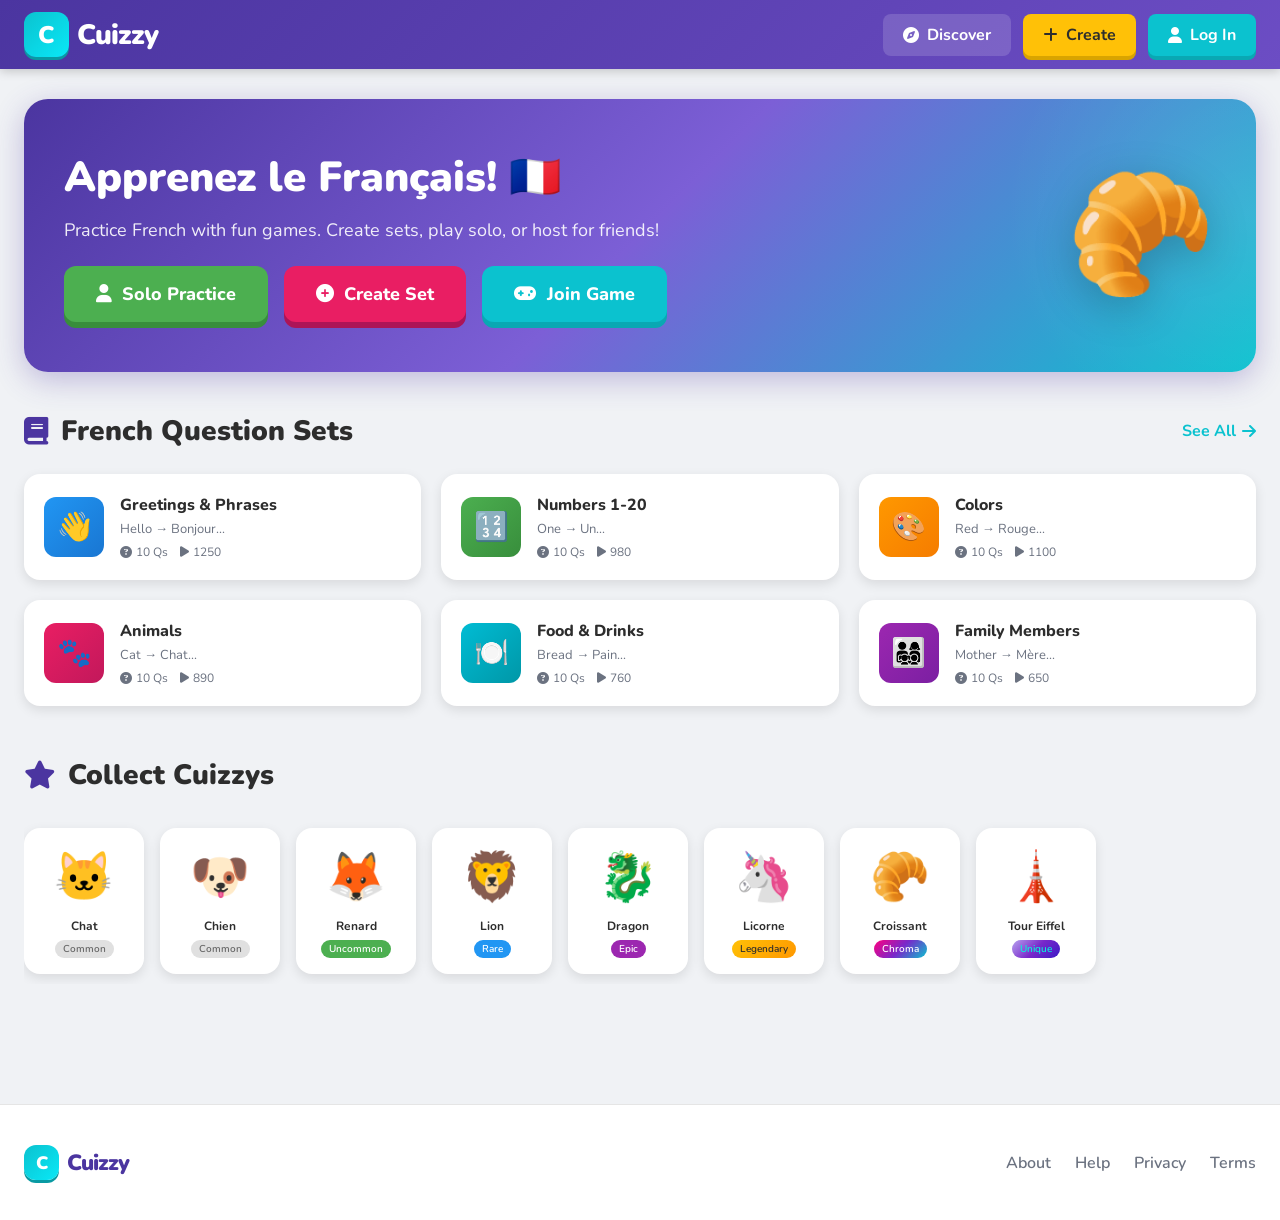
<file: index.html>
<!DOCTYPE html>
<html lang="en">
<head>
    <meta charset="UTF-8">
    <meta name="viewport" content="width=device-width, initial-scale=1.0">
    <title>Cuizzu French Mode</title>
    <link href="https://fonts.googleapis.com/css2?family=Nunito:wght@400;600;700;800;900&display=swap" rel="stylesheet">
    <link rel="stylesheet" href="https://cdnjs.cloudflare.com/ajax/libs/font-awesome/6.4.0/css/all.min.css">
    
    <!-- CSS Files -->
    <link rel="stylesheet" href="css/variables.css">
    <link rel="stylesheet" href="css/base.css">
    <link rel="stylesheet" href="css/layout.css">
    <link rel="stylesheet" href="css/hero.css">
    <link rel="stylesheet" href="css/modals.css">
    <link rel="stylesheet" href="css/cards.css">
    <link rel="stylesheet" href="css/game.css">
    <link rel="stylesheet" href="css/pages.css">
    <link rel="stylesheet" href="css/animations.css">
    <link rel="stylesheet" href="css/responsive.css">
</head>
<body>
    <!-- Header -->
    <header class="header">
        <div class="logo" onclick="goHome()">
            <div class="logo-icon">C</div>
            <span class="logo-text">Cuizzy</span>
        </div>
        <nav class="nav-buttons" id="navButtons">
            <button class="nav-btn" onclick="showDiscover()">
                <i class="fas fa-compass"></i>
                <span>Discover</span>
            </button>
            <button class="nav-btn gold" onclick="openCreateSetModal()">
                <i class="fas fa-plus"></i>
                <span>Create</span>
            </button>
            <!-- Auth buttons (shown when logged out) -->
            <div id="authButtons">
                <button class="nav-btn primary" onclick="openAuthModal('login')">
                    <i class="fas fa-user"></i>
                    <span>Log In</span>
                </button>
            </div>
            <!-- User profile (shown when logged in) -->
            <button class="user-profile-btn" id="userProfileBtn" style="display: none;" onclick="openProfileModal()">
                <div class="user-avatar" id="userAvatarNav">J</div>
                <div class="user-info">
                    <div class="user-name" id="userNameNav">John</div>
                    <div class="user-points"><i class="fas fa-coins"></i> <span id="userPointsNav">0</span></div>
                </div>
            </button>
        </nav>
    </header>

    <!-- Main Content (Home) -->
    <main class="main-content" id="mainContent">
        <!-- Hero Section -->
        <section class="hero">
            <div class="hero-content">
                <div class="hero-text">
                    <h1>Apprenez le Français! 🇫🇷</h1>
                    <p>Practice French with fun games. Create sets, play solo, or host for friends!</p>
                    <div class="hero-buttons">
                        <button class="hero-btn solo" onclick="openSoloModal()">
                            <i class="fas fa-user"></i>
                            Solo Practice
                        </button>
                        <button class="hero-btn create" onclick="openCreateSetModal()">
                            <i class="fas fa-plus-circle"></i>
                            Create Set
                        </button>
                        <button class="hero-btn join" onclick="openJoinModal()">
                            <i class="fas fa-gamepad"></i>
                            Join Game
                        </button>
                    </div>
                </div>
                <div class="hero-mascot">🥐</div>
            </div>
        </section>

        <!-- My Sets Section (shown when logged in) -->
        <section id="mySetsSection" style="display: none; margin-bottom: 40px;">
            <div class="section-header">
                <h2 class="section-title">
                    <i class="fas fa-folder"></i>
                    My Question Sets
                </h2>
            </div>
            <div id="mySetsGrid" class="sets-grid">
                <!-- User created sets will appear here -->
            </div>
        </section>

        <!-- French Question Sets -->
        <section>
            <div class="section-header">
                <h2 class="section-title">
                    <i class="fas fa-book"></i>
                    French Question Sets
                </h2>
                <button class="see-all" onclick="showDiscover()">See All <i class="fas fa-arrow-right"></i></button>
            </div>
            <div class="sets-grid" id="questionSetsGrid">
                <!-- Sets loaded dynamically -->
            </div>
        </section>

        <!-- Blooks Showcase -->
        <section class="blooks-section">
            <div class="section-header">
                <h2 class="section-title">
                    <i class="fas fa-star"></i>
                    Collect Cuizzys
                </h2>
            </div>
            <div class="blooks-grid">
                <div class="blook-card"><div class="blook-emoji">🐱</div><div class="blook-name">Chat</div><span class="blook-rarity common">Common</span></div>
                <div class="blook-card"><div class="blook-emoji">🐶</div><div class="blook-name">Chien</div><span class="blook-rarity common">Common</span></div>
                <div class="blook-card"><div class="blook-emoji">🦊</div><div class="blook-name">Renard</div><span class="blook-rarity uncommon">Uncommon</span></div>
                <div class="blook-card"><div class="blook-emoji">🦁</div><div class="blook-name">Lion</div><span class="blook-rarity rare">Rare</span></div>
                <div class="blook-card"><div class="blook-emoji">🐉</div><div class="blook-name">Dragon</div><span class="blook-rarity epic">Epic</span></div>
                <div class="blook-card"><div class="blook-emoji">🦄</div><div class="blook-name">Licorne</div><span class="blook-rarity legendary">Legendary</span></div>
                <div class="blook-card"><div class="blook-emoji">🥐</div><div class="blook-name">Croissant</div><span class="blook-rarity chroma">Chroma</span></div>
                <div class="blook-card"><div class="blook-emoji">🗼</div><div class="blook-name">Tour Eiffel</div><span class="blook-rarity unique">Unique</span></div>
            </div>
        </section>
    </main>

    <!-- Discover Page -->
    <div class="main-content discover-page" id="discoverPage">
        <div class="discover-header">
            <h1><i class="fas fa-compass"></i> Discover Sets</h1>
            <p>Explore French question sets created by the community</p>
            <div class="search-container">
                <i class="fas fa-search search-icon"></i>
                <input type="text" class="search-input" id="discoverSearch" placeholder="Search for sets..." oninput="filterDiscoverSets()">
            </div>
        </div>

        <div class="category-filters" id="categoryFilters">
            <button class="category-chip active" onclick="filterByCategory(this, 'all')">🌟 All</button>
            <button class="category-chip" onclick="filterByCategory(this, 'greetings')">👋 Greetings</button>
            <button class="category-chip" onclick="filterByCategory(this, 'numbers')">🔢 Numbers</button>
            <button class="category-chip" onclick="filterByCategory(this, 'colors')">🎨 Colors</button>
            <button class="category-chip" onclick="filterByCategory(this, 'animals')">🐾 Animals</button>
            <button class="category-chip" onclick="filterByCategory(this, 'food')">🍽️ Food</button>
            <button class="category-chip" onclick="filterByCategory(this, 'family')">👨‍👩‍👧‍👦 Family</button>
            <button class="category-chip" onclick="filterByCategory(this, 'custom')">✨ Community</button>
        </div>

        <section class="discover-section">
            <div class="discover-section-header">
                <h2 class="discover-section-title"><i class="fas fa-fire" style="color: var(--cuizzy-orange);"></i> Popular Sets</h2>
            </div>
            <div class="discover-grid" id="discoverGrid">
                <!-- Cards loaded dynamically -->
            </div>
        </section>

        <button class="btn-primary btn-secondary" onclick="goHome()" style="max-width: 200px; margin: 20px auto;">
            <i class="fas fa-arrow-left"></i> Back to Home
        </button>
    </div>

    <!-- Footer -->
    <footer class="footer" id="mainFooter">
        <div class="footer-content">
            <div class="footer-logo">
                <div class="logo-icon">C</div>
                <span class="logo-text">Cuizzy</span>
            </div>
            <nav class="footer-links">
                <a href="#">About</a>
                <a href="#">Help</a>
                <a href="#">Privacy</a>
                <a href="#">Terms</a>
            </nav>
        </div>
    </footer>

    <!-- Auth Modal -->
    <div class="modal" id="authModal">
        <div class="modal-content">
            <button class="modal-close" onclick="closeModal('authModal')"><i class="fas fa-times"></i></button>

            <div class="tabs">
                <button class="tab-btn active" id="loginTab" onclick="switchAuthTab('login')">Log In</button>
                <button class="tab-btn" id="signupTab" onclick="switchAuthTab('signup')">Sign Up</button>
            </div>

            <!-- Login Form -->
            <div class="tab-content active" id="loginContent">
                <div class="form-group">
                    <label>Email or Username</label>
                    <input type="text" class="form-input" id="loginEmail" placeholder="Enter email or username">
                </div>
                <div class="form-group">
                    <label>Password</label>
                    <input type="password" class="form-input" id="loginPassword" placeholder="Enter password">
                </div>
                <button class="btn-primary btn-purple" onclick="handleLogin()">
                    <i class="fas fa-sign-in-alt"></i> Log In
                </button>
                <p style="margin-top: 20px; font-size: 14px;">
                    Don't have an account? <span class="form-link" onclick="switchAuthTab('signup')">Sign up</span>
                </p>
            </div>

            <!-- Signup Form -->
            <div class="tab-content" id="signupContent">
                <div class="form-group">
                    <label>Username</label>
                    <input type="text" class="form-input" id="signupUsername" placeholder="Choose a username" oninput="validateSignupForm()">
                </div>
                <div class="form-group">
                    <label>Email</label>
                    <input type="email" class="form-input" id="signupEmail" placeholder="Enter your email" oninput="validateSignupForm()">
                </div>
                <div class="form-group">
                    <label>Password</label>
                    <input type="password" class="form-input" id="signupPassword" placeholder="Create a password" oninput="checkPasswordStrength(); validateSignupForm()">
                    <div class="password-strength">
                        <div class="password-strength-fill" id="passwordStrength"></div>
                    </div>
                </div>
                <div class="form-group">
                    <label>Confirm Password</label>
                    <input type="password" class="form-input" id="signupConfirmPassword" placeholder="Confirm your password" oninput="validateSignupForm()">
                </div>
                <button class="btn-primary btn-green" id="signupBtn" onclick="handleSignup()" disabled>
                    <i class="fas fa-user-plus"></i> Create Account
                </button>
                <p style="margin-top: 20px; font-size: 14px;">
                    Already have an account? <span class="form-link" onclick="switchAuthTab('login')">Log in</span>
                </p>
            </div>
        </div>
    </div>

    <!-- User Profile Modal -->
    <div class="modal" id="profileModal">
        <div class="modal-content large">
            <button class="modal-close" onclick="closeModal('profileModal')"><i class="fas fa-times"></i></button>

            <div class="profile-header">
                <div class="profile-avatar-large" id="profileAvatar">J</div>
                <div class="profile-details">
                    <h3 id="profileName">John</h3>
                    <p id="profileEmail">john@example.com</p>
                </div>
            </div>

            <div class="profile-stats-grid">
                <div class="profile-stat-card">
                    <div class="profile-stat-value" id="profilePoints">0</div>
                    <div class="profile-stat-label">Total Points</div>
                </div>
                <div class="profile-stat-card">
                    <div class="profile-stat-value" id="profileGames">0</div>
                    <div class="profile-stat-label">Games Played</div>
                </div>
                <div class="profile-stat-card">
                    <div class="profile-stat-value" id="profileSets">0</div>
                    <div class="profile-stat-label">Sets Created</div>
                </div>
            </div>

            <div class="btn-row">
                <button class="btn-primary btn-secondary" onclick="closeModal('profileModal')">
                    <i class="fas fa-times"></i> Close
                </button>
                <button class="btn-primary btn-danger" onclick="handleLogout()">
                    <i class="fas fa-sign-out-alt"></i> Log Out
                </button>
            </div>
        </div>
    </div>

    <!-- Join Game Modal -->
    <div class="modal" id="joinModal">
        <div class="modal-content">
            <button class="modal-close" onclick="closeModal('joinModal')"><i class="fas fa-times"></i></button>
            <h2>Join a Game</h2>
            <p>Enter the Game ID provided by your host</p>
            <input type="text" class="game-id-input" id="gameIdInput" placeholder="000000" maxlength="6" inputmode="numeric">
            <button class="btn-primary" onclick="submitGameId()">Join Game</button>
        </div>
    </div>

    <!-- Solo Practice Modal -->
    <div class="modal" id="soloModal">
        <div class="modal-content large">
            <button class="modal-close" onclick="closeModal('soloModal')"><i class="fas fa-times"></i></button>
            <h2>🇫🇷 Solo Practice</h2>
            <p>Choose a French topic to practice</p>

            <div class="set-selection-grid" id="soloSetGrid">
                <!-- Sets loaded dynamically -->
            </div>

            <button class="btn-primary btn-green" onclick="startSoloFromModal()" id="startSoloBtn" disabled>
                <i class="fas fa-play"></i> Start Practice
            </button>
        </div>
    </div>

    <!-- Create Set Modal -->
    <div class="modal" id="createSetModal">
        <div class="modal-content xlarge">
            <button class="modal-close" onclick="closeModal('createSetModal')"><i class="fas fa-times"></i></button>
            <h2>✨ Create Question Set</h2>
            <p>Build your own French vocabulary set</p>

            <div class="create-set-form">
                <div class="form-row">
                    <div class="form-group">
                        <label>Set Name</label>
                        <input type="text" class="form-input" id="setName" placeholder="e.g., Days of the Week">
                    </div>
                    <div class="form-group">
                        <label>Category</label>
                        <select class="form-input" id="setCategory">
                            <option value="greetings">👋 Greetings</option>
                            <option value="numbers">🔢 Numbers</option>
                            <option value="colors">🎨 Colors</option>
                            <option value="animals">🐾 Animals</option>
                            <option value="food">🍽️ Food</option>
                            <option value="family">👨‍👩‍👧‍👦 Family</option>
                            <option value="custom">✨ Custom</option>
                        </select>
                    </div>
                </div>

                <div class="form-group">
                    <label>Set Icon</label>
                    <div class="emoji-picker" id="emojiPicker">
                        <button type="button" class="emoji-option selected" onclick="selectEmoji(this, '📚')">📚</button>
                        <button type="button" class="emoji-option" onclick="selectEmoji(this, '🎯')">🎯</button>
                        <button type="button" class="emoji-option" onclick="selectEmoji(this, '🌟')">🌟</button>
                        <button type="button" class="emoji-option" onclick="selectEmoji(this, '🎨')">🎨</button>
                        <button type="button" class="emoji-option" onclick="selectEmoji(this, '🔢')">🔢</button>
                        <button type="button" class="emoji-option" onclick="selectEmoji(this, '🎵')">🎵</button>
                        <button type="button" class="emoji-option" onclick="selectEmoji(this, '🏠')">🏠</button>
                        <button type="button" class="emoji-option" onclick="selectEmoji(this, '🌍')">🌍</button>
                        <button type="button" class="emoji-option" onclick="selectEmoji(this, '🎭')">🎭</button>
                        <button type="button" class="emoji-option" onclick="selectEmoji(this, '📅')">📅</button>
                        <button type="button" class="emoji-option" onclick="selectEmoji(this, '💼')">💼</button>
                        <button type="button" class="emoji-option" onclick="selectEmoji(this, '🎓')">🎓</button>
                    </div>
                </div>

                <div class="form-group">
                    <label>Questions (<span id="questionCount">0</span>/20)</label>
                    <div class="questions-list" id="questionsList">
                        <div class="empty-state" style="padding: 30px;">
                            <i class="fas fa-clipboard-list"></i>
                            <p style="margin-bottom: 0;">No questions added yet. Add your first question below!</p>
                        </div>
                    </div>
                </div>

                <div class="add-question-form">
                    <h4><i class="fas fa-plus-circle"></i> Add Question</h4>
                    <div class="form-row">
                        <div class="form-group">
                            <label>English Word/Phrase</label>
                            <input type="text" class="form-input" id="newQuestionText" placeholder="e.g., Monday">
                        </div>
                        <div class="form-group">
                            <label>French Translation (Correct Answer)</label>
                            <input type="text" class="form-input" id="newCorrectAnswer" placeholder="e.g., Lundi">
                        </div>
                    </div>
                    <div class="form-group">
                        <label>Wrong Answers (3 required)</label>
                        <div class="wrong-answers-inputs">
                            <input type="text" class="form-input" id="wrongAnswer1" placeholder="Wrong answer 1">
                            <input type="text" class="form-input" id="wrongAnswer2" placeholder="Wrong answer 2">
                            <input type="text" class="form-input" id="wrongAnswer3" placeholder="Wrong answer 3">
                        </div>
                    </div>
                    <button class="btn-primary btn-sm" onclick="addQuestionToSet()" style="width: auto;">
                        <i class="fas fa-plus"></i> Add Question
                    </button>
                </div>

                <div class="btn-row">
                    <button class="btn-primary btn-secondary" onclick="closeModal('createSetModal')">
                        Cancel
                    </button>
                    <button class="btn-primary btn-pink" id="saveSetBtn" onclick="saveQuestionSet()" disabled>
                        <i class="fas fa-save"></i> Save Set
                    </button>
                </div>
            </div>
        </div>
    </div>

    <!-- Game Play Screen -->
    <div class="game-container" id="gameContainer">
        <div class="game-header">
            <div class="game-stats">
                <div class="game-stat">
                    <i class="fas fa-coins"></i>
                    <span class="game-stat-value" id="scoreDisplay">0</span>
                </div>
                <div class="game-stat">
                    <i class="fas fa-fire"></i>
                    <span class="game-stat-value" id="streakDisplay">0</span>
                </div>
                <div class="game-stat">
                    <i class="fas fa-check-circle"></i>
                    <span class="game-stat-value" id="correctDisplay">0/10</span>
                </div>
            </div>
            <button class="game-exit" onclick="exitGame()">
                <i class="fas fa-sign-out-alt"></i> Exit
            </button>
        </div>

        <div class="game-main">
            <div class="progress-bar">
                <div class="progress-fill" id="progressFill" style="width: 0%"></div>
            </div>

            <div class="question-card">
                <div class="question-number" id="questionNumber">Question 1 of 10</div>
                <div class="question-text" id="questionText">What is "Hello" in French?</div>
                <div class="question-hint" id="questionHint">(English → French)</div>
            </div>

            <div class="answers-grid" id="answersGrid">
                <button class="answer-btn"><span class="answer-color"></span>Bonjour</button>
                <button class="answer-btn"><span class="answer-color"></span>Merci</button>
                <button class="answer-btn"><span class="answer-color"></span>Au revoir</button>
                <button class="answer-btn"><span class="answer-color"></span>Oui</button>
            </div>
        </div>
    </div>

    <!-- Game Over Screen -->
    <div class="game-over" id="gameOver">
        <div class="game-over-content">
            <div class="game-over-icon" id="gameOverIcon">🏆</div>
            <div class="game-over-title">Fantastique!</div>
            <div class="game-over-score" id="finalScore">850</div>
            <div class="game-over-detail" id="gameOverDetail">You got 8/10 correct!</div>
            <div class="game-over-buttons">
                <button class="btn-primary btn-secondary" onclick="goHome()">
                    <i class="fas fa-home"></i> Home
                </button>
                <button class="btn-primary btn-green" onclick="playAgain()">
                    <i class="fas fa-redo"></i> Play Again
                </button>
            </div>
        </div>
    </div>

    <!-- Streak Popup -->
    <div class="streak-display" id="streakPopup">🔥 3 Streak!</div>

    <!-- Toast -->
    <div class="toast" id="toast"></div>

    <!-- JavaScript Files -->
    <script src="js/data.js"></script>
    <script src="js/utils.js"></script>
    <script src="js/modals.js"></script>
    <script src="js/auth.js"></script>
    <script src="js/navigation.js"></script>
    <script src="js/discover.js"></script>
    <script src="js/sets.js"></script>
    <script src="js/game.js"></script>
    <script src="js/app.js"></script>
</body>
</html>
</file>
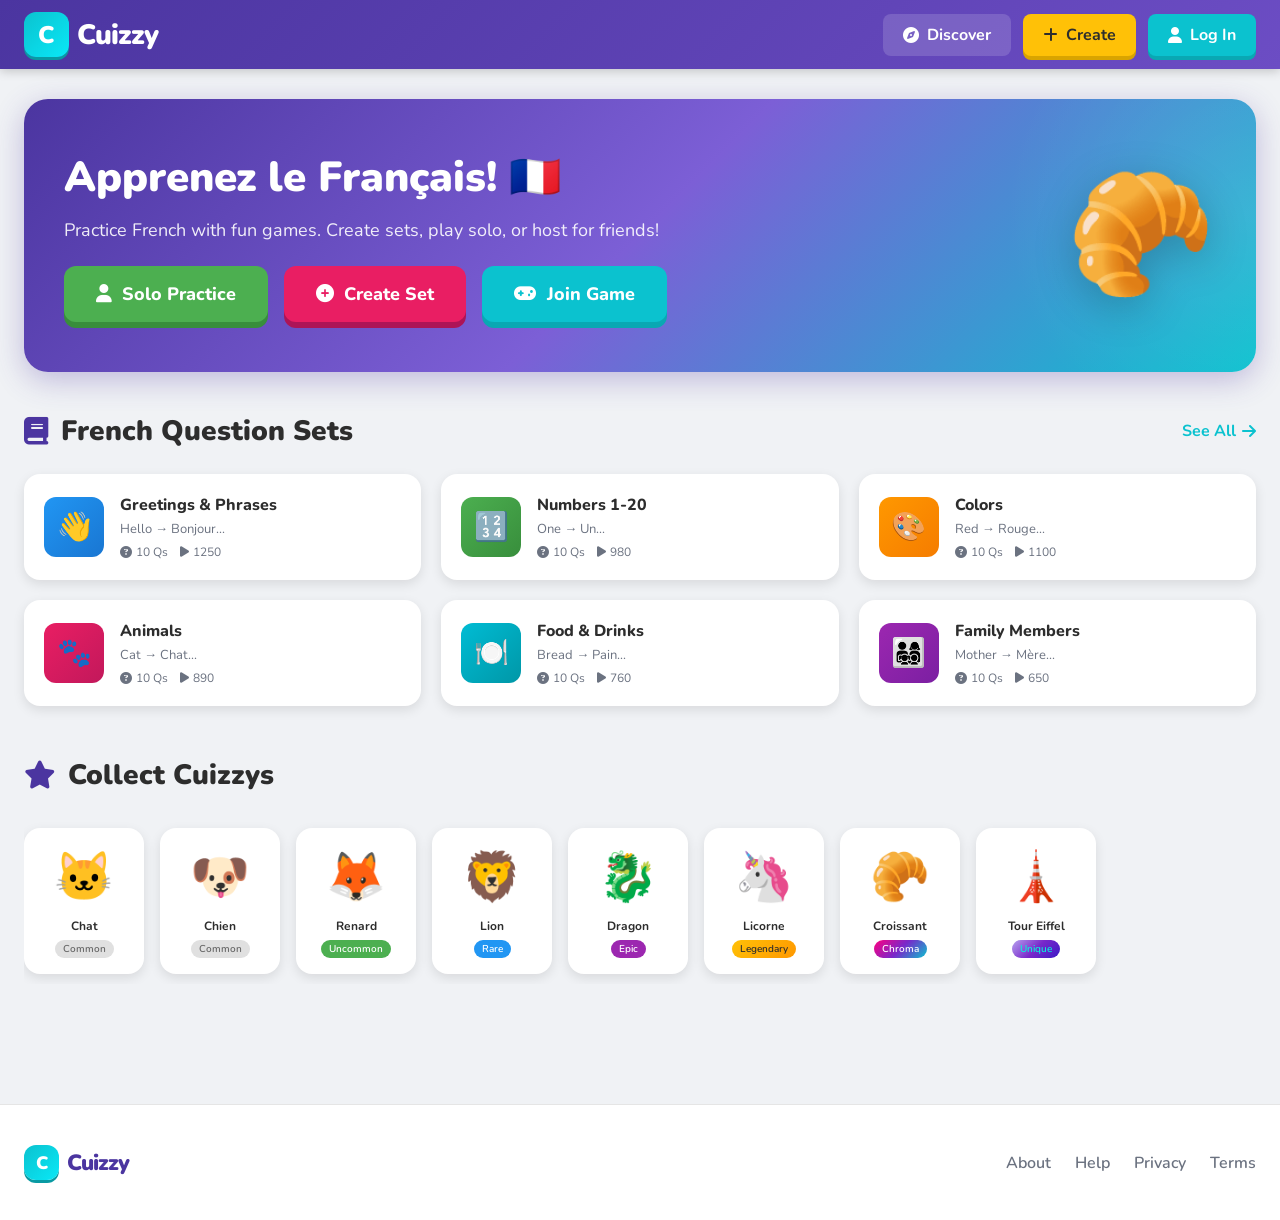
<file: Index.html>
<!DOCTYPE html>
<html lang="en">
<head>
    <meta charset="UTF-8">
    <meta name="viewport" content="width=device-width, initial-scale=1.0">
    <title>Cuizzu French Mode</title>
    <link href="https://fonts.googleapis.com/css2?family=Nunito:wght@400;600;700;800;900&display=swap" rel="stylesheet">
    <link rel="stylesheet" href="https://cdnjs.cloudflare.com/ajax/libs/font-awesome/6.4.0/css/all.min.css">
    <style>
        :root {
            --cuizzy-purple: #4b35a0;
            --cuizzy-purple-dark: #3a2980;
            --cuizzy-blue: #0bc2cf;
            --cuizzy-blue-dark: #09a8b3;
            --cuizzy-gold: #ffc107;
            --cuizzy-orange: #ff9800;
            --cuizzy-green: #4caf50;
            --cuizzy-red: #f44336;
            --cuizzy-pink: #e91e63;
            --bg-primary: #f0f2f5;
            --bg-secondary: #ffffff;
            --text-primary: #2d2d2d;
            --text-secondary: #6b7280;
            --card-shadow: 0 4px 12px rgba(0,0,0,0.1);
            --header-bg: linear-gradient(135deg, #4b35a0 0%, #6c4dc4 100%);
            --input-bg: #ffffff;
            --input-border: #e0e0e0;
        }

        .dark {
            --bg-primary: #1a1a2e;
            --bg-secondary: #16213e;
            --text-primary: #ffffff;
            --text-secondary: #a0aec0;
            --card-shadow: 0 4px 12px rgba(0,0,0,0.3);
            --input-bg: #1e2a4a;
            --input-border: #3a4a6a;
        }

        * {
            margin: 0;
            padding: 0;
            box-sizing: border-box;
        }

        body {
            font-family: 'Nunito', sans-serif;
            background-color: var(--bg-primary);
            color: var(--text-primary);
            min-height: 100vh;
            transition: background-color 0.3s, color 0.3s;
        }

        /* Header */
        .header {
            background: var(--header-bg);
            padding: 12px 24px;
            display: flex;
            align-items: center;
            justify-content: space-between;
            position: sticky;
            top: 0;
            z-index: 100;
            box-shadow: 0 2px 10px rgba(0,0,0,0.2);
        }

        .logo {
            display: flex;
            align-items: center;
            gap: 8px;
            cursor: pointer;
        }

        .logo-icon {
            width: 45px;
            height: 45px;
            background: linear-gradient(135deg, #0bc2cf 0%, #09e8f7 100%);
            border-radius: 12px;
            display: flex;
            align-items: center;
            justify-content: center;
            font-size: 24px;
            color: white;
            font-weight: 900;
            box-shadow: 0 3px 0 #099aa3;
        }

        .logo-text {
            font-size: 28px;
            font-weight: 900;
            color: white;
            letter-spacing: -1px;
        }

        .nav-buttons {
            display: flex;
            gap: 12px;
            align-items: center;
        }

        .nav-btn {
            background: rgba(255,255,255,0.15);
            border: none;
            color: white;
            padding: 10px 20px;
            border-radius: 8px;
            font-family: 'Nunito', sans-serif;
            font-weight: 700;
            font-size: 16px;
            cursor: pointer;
            transition: all 0.2s;
            display: flex;
            align-items: center;
            gap: 8px;
        }

        .nav-btn:hover {
            background: rgba(255,255,255,0.25);
            transform: translateY(-2px);
        }

        .nav-btn.primary {
            background: var(--cuizzy-blue);
            box-shadow: 0 4px 0 var(--cuizzy-blue-dark);
        }

        .nav-btn.primary:hover {
            background: #0dd5e3;
        }

        .nav-btn.gold {
            background: var(--cuizzy-gold);
            color: #2d2d2d;
            box-shadow: 0 4px 0 #d9a400;
        }

        /* User Profile Button */
        .user-profile-btn {
            display: flex;
            align-items: center;
            gap: 10px;
            background: rgba(255,255,255,0.2);
            padding: 8px 16px;
            border-radius: 30px;
            cursor: pointer;
            border: none;
            color: white;
            font-family: 'Nunito', sans-serif;
            font-weight: 700;
            transition: all 0.2s;
        }

        .user-profile-btn:hover {
            background: rgba(255,255,255,0.3);
        }

        .user-avatar {
            width: 36px;
            height: 36px;
            border-radius: 50%;
            background: linear-gradient(135deg, var(--cuizzy-gold), var(--cuizzy-orange));
            display: flex;
            align-items: center;
            justify-content: center;
            font-size: 18px;
            font-weight: 900;
        }

        .user-info {
            text-align: left;
        }

        .user-name {
            font-size: 14px;
            line-height: 1.2;
        }

        .user-points {
            font-size: 11px;
            opacity: 0.8;
            display: flex;
            align-items: center;
            gap: 4px;
        }

        /* Main Content */
        .main-content {
            max-width: 1400px;
            margin: 0 auto;
            padding: 30px 24px;
        }

        /* Hero Section */
        .hero {
            background: linear-gradient(135deg, #4b35a0 0%, #7c5fd6 50%, #0bc2cf 100%);
            border-radius: 24px;
            padding: 50px 40px;
            margin-bottom: 40px;
            position: relative;
            overflow: hidden;
            box-shadow: 0 8px 30px rgba(75, 53, 160, 0.3);
        }

        .hero::before {
            content: '';
            position: absolute;
            top: -50%;
            right: -20%;
            width: 500px;
            height: 500px;
            background: radial-gradient(circle, rgba(255,255,255,0.1) 0%, transparent 70%);
            border-radius: 50%;
        }

        .hero-content {
            position: relative;
            z-index: 1;
            display: flex;
            justify-content: space-between;
            align-items: center;
            flex-wrap: wrap;
            gap: 30px;
        }

        .hero-text h1 {
            font-size: 42px;
            font-weight: 900;
            color: white;
            margin-bottom: 12px;
        }

        .hero-text p {
            font-size: 18px;
            color: rgba(255,255,255,0.9);
            margin-bottom: 24px;
        }

        .hero-buttons {
            display: flex;
            gap: 16px;
            flex-wrap: wrap;
        }

        .hero-btn {
            padding: 16px 32px;
            border-radius: 12px;
            font-family: 'Nunito', sans-serif;
            font-size: 18px;
            font-weight: 800;
            cursor: pointer;
            transition: all 0.2s;
            border: none;
            display: flex;
            align-items: center;
            gap: 10px;
        }

        .hero-btn.join {
            background: var(--cuizzy-blue);
            color: white;
            box-shadow: 0 6px 0 var(--cuizzy-blue-dark);
        }

        .hero-btn.join:hover {
            transform: translateY(-3px);
            box-shadow: 0 9px 0 var(--cuizzy-blue-dark);
        }

        .hero-btn.host {
            background: var(--cuizzy-gold);
            color: #2d2d2d;
            box-shadow: 0 6px 0 #d9a400;
        }

        .hero-btn.host:hover {
            transform: translateY(-3px);
            box-shadow: 0 9px 0 #d9a400;
        }

        .hero-btn.solo {
            background: var(--cuizzy-green);
            color: white;
            box-shadow: 0 6px 0 #388e3c;
        }

        .hero-btn.solo:hover {
            transform: translateY(-3px);
            box-shadow: 0 9px 0 #388e3c;
        }

        .hero-btn.create {
            background: var(--cuizzy-pink);
            color: white;
            box-shadow: 0 6px 0 #ad1457;
        }

        .hero-btn.create:hover {
            transform: translateY(-3px);
            box-shadow: 0 9px 0 #ad1457;
        }

        .hero-mascot {
            font-size: 120px;
            filter: drop-shadow(0 10px 20px rgba(0,0,0,0.2));
        }

        /* Modal Base Styles */
        .modal {
            display: none;
            position: fixed;
            top: 0;
            left: 0;
            width: 100%;
            height: 100%;
            background: rgba(0,0,0,0.6);
            z-index: 200;
            align-items: center;
            justify-content: center;
            padding: 20px;
        }

        .modal.active {
            display: flex;
        }

        .modal-content {
            background: var(--bg-secondary);
            border-radius: 24px;
            padding: 40px;
            max-width: 500px;
            width: 100%;
            text-align: center;
            box-shadow: 0 20px 60px rgba(0,0,0,0.3);
            animation: modalPop 0.3s ease;
            position: relative;
            max-height: 90vh;
            overflow-y: auto;
        }

        .modal-content.large {
            max-width: 800px;
        }

        .modal-content.xlarge {
            max-width: 1000px;
        }

        @keyframes modalPop {
            from { transform: scale(0.8); opacity: 0; }
            to { transform: scale(1); opacity: 1; }
        }

        .modal-content h2 {
            font-size: 32px;
            font-weight: 900;
            color: var(--cuizzy-purple);
            margin-bottom: 8px;
        }

        .dark .modal-content h2 {
            color: var(--cuizzy-blue);
        }

        .modal-content p {
            color: var(--text-secondary);
            margin-bottom: 24px;
        }

        .modal-close {
            position: absolute;
            top: 20px;
            right: 20px;
            background: none;
            border: none;
            font-size: 24px;
            color: var(--text-secondary);
            cursor: pointer;
            z-index: 10;
        }

        .modal-close:hover {
            color: var(--text-primary);
        }

        /* Form Styles */
        .form-group {
            margin-bottom: 20px;
            text-align: left;
        }

        .form-group label {
            display: block;
            font-weight: 700;
            margin-bottom: 8px;
            color: var(--text-primary);
        }

        .form-input {
            width: 100%;
            padding: 14px 18px;
            font-size: 16px;
            font-family: 'Nunito', sans-serif;
            border: 3px solid var(--input-border);
            border-radius: 12px;
            background: var(--input-bg);
            color: var(--text-primary);
            transition: border-color 0.2s;
        }

        .form-input:focus {
            outline: none;
            border-color: var(--cuizzy-purple);
        }

        .dark .form-input:focus {
            border-color: var(--cuizzy-blue);
        }

        .form-input::placeholder {
            color: var(--text-secondary);
        }

        .form-row {
            display: grid;
            grid-template-columns: 1fr 1fr;
            gap: 16px;
        }

        .form-divider {
            display: flex;
            align-items: center;
            margin: 24px 0;
            color: var(--text-secondary);
        }

        .form-divider::before,
        .form-divider::after {
            content: '';
            flex: 1;
            height: 1px;
            background: var(--input-border);
        }

        .form-divider span {
            padding: 0 16px;
            font-weight: 600;
        }

        .form-link {
            color: var(--cuizzy-blue);
            cursor: pointer;
            font-weight: 700;
        }

        .form-link:hover {
            text-decoration: underline;
        }

        /* Join Game Modal */
        .game-id-input {
            width: 100%;
            padding: 18px 24px;
            font-size: 24px;
            font-family: 'Nunito', sans-serif;
            font-weight: 800;
            text-align: center;
            border: 3px solid var(--input-border);
            border-radius: 16px;
            margin-bottom: 20px;
            letter-spacing: 8px;
            transition: border-color 0.2s;
            background: var(--input-bg);
            color: var(--text-primary);
        }

        .game-id-input:focus {
            outline: none;
            border-color: var(--cuizzy-purple);
        }

        .btn-primary {
            width: 100%;
            padding: 16px;
            background: var(--cuizzy-blue);
            color: white;
            border: none;
            border-radius: 12px;
            font-family: 'Nunito', sans-serif;
            font-size: 18px;
            font-weight: 800;
            cursor: pointer;
            box-shadow: 0 5px 0 var(--cuizzy-blue-dark);
            transition: all 0.2s;
            display: flex;
            align-items: center;
            justify-content: center;
            gap: 8px;
        }

        .btn-primary:hover:not(:disabled) {
            transform: translateY(-2px);
            box-shadow: 0 7px 0 var(--cuizzy-blue-dark);
        }

        .btn-primary:disabled {
            opacity: 0.5;
            cursor: not-allowed;
        }

        .btn-gold {
            background: var(--cuizzy-gold);
            color: #2d2d2d;
            box-shadow: 0 5px 0 #d9a400;
        }

        .btn-gold:hover:not(:disabled) {
            box-shadow: 0 7px 0 #d9a400;
        }

        .btn-green {
            background: var(--cuizzy-green);
            box-shadow: 0 5px 0 #388e3c;
        }

        .btn-green:hover:not(:disabled) {
            box-shadow: 0 7px 0 #388e3c;
        }

        .btn-purple {
            background: var(--cuizzy-purple);
            box-shadow: 0 5px 0 var(--cuizzy-purple-dark);
        }

        .btn-purple:hover:not(:disabled) {
            box-shadow: 0 7px 0 var(--cuizzy-purple-dark);
        }

        .btn-pink {
            background: var(--cuizzy-pink);
            box-shadow: 0 5px 0 #ad1457;
        }

        .btn-pink:hover:not(:disabled) {
            box-shadow: 0 7px 0 #ad1457;
        }

        .btn-secondary {
            background: var(--bg-primary);
            color: var(--text-primary);
            box-shadow: 0 5px 0 #d0d0d0;
        }

        .dark .btn-secondary {
            box-shadow: 0 5px 0 #0a0a1a;
        }

        .btn-outline {
            background: transparent;
            border: 3px solid var(--cuizzy-purple);
            color: var(--cuizzy-purple);
            box-shadow: none;
        }

        .dark .btn-outline {
            border-color: var(--cuizzy-blue);
            color: var(--cuizzy-blue);
        }

        .btn-outline:hover {
            background: var(--cuizzy-purple);
            color: white;
        }

        .dark .btn-outline:hover {
            background: var(--cuizzy-blue);
            color: white;
        }

        .btn-sm {
            padding: 10px 16px;
            font-size: 14px;
            box-shadow: 0 3px 0 var(--cuizzy-blue-dark);
        }

        .btn-danger {
            background: var(--cuizzy-red);
            box-shadow: 0 5px 0 #c62828;
        }

        .btn-danger:hover:not(:disabled) {
            box-shadow: 0 7px 0 #c62828;
        }

        /* Question Set Selection */
        .set-selection-grid {
            display: grid;
            grid-template-columns: repeat(auto-fill, minmax(220px, 1fr));
            gap: 16px;
            margin-bottom: 24px;
            text-align: left;
        }

        .set-select-card {
            background: var(--bg-primary);
            border: 3px solid transparent;
            border-radius: 16px;
            padding: 16px;
            cursor: pointer;
            transition: all 0.2s;
            display: flex;
            gap: 12px;
            align-items: center;
        }

        .set-select-card:hover {
            transform: translateY(-3px);
            box-shadow: 0 6px 20px rgba(0,0,0,0.1);
        }

        .set-select-card.selected {
            border-color: var(--cuizzy-purple);
            background: rgba(75, 53, 160, 0.1);
        }

        .dark .set-select-card.selected {
            border-color: var(--cuizzy-blue);
            background: rgba(11, 194, 207, 0.1);
        }

        .set-select-icon {
            width: 50px;
            height: 50px;
            border-radius: 12px;
            display: flex;
            align-items: center;
            justify-content: center;
            font-size: 24px;
            flex-shrink: 0;
        }

        .set-select-info h4 {
            font-size: 14px;
            font-weight: 800;
            margin-bottom: 2px;
        }

        .set-select-info p {
            font-size: 12px;
            color: var(--text-secondary);
            margin-bottom: 0;
        }

        /* Create Set Modal */
        .create-set-form {
            text-align: left;
        }

        .questions-list {
            max-height: 300px;
            overflow-y: auto;
            margin-bottom: 20px;
            border: 2px solid var(--input-border);
            border-radius: 12px;
            padding: 12px;
        }

        .question-item {
            background: var(--bg-primary);
            border-radius: 12px;
            padding: 14px;
            margin-bottom: 10px;
            position: relative;
        }

        .question-item:last-child {
            margin-bottom: 0;
        }

        .question-item-header {
            display: flex;
            justify-content: space-between;
            align-items: center;
            margin-bottom: 8px;
        }

        .question-item-number {
            font-weight: 800;
            color: var(--cuizzy-purple);
        }

        .dark .question-item-number {
            color: var(--cuizzy-blue);
        }

        .question-item-delete {
            background: var(--cuizzy-red);
            color: white;
            border: none;
            width: 28px;
            height: 28px;
            border-radius: 8px;
            cursor: pointer;
            display: flex;
            align-items: center;
            justify-content: center;
            font-size: 12px;
        }

        .question-item-content {
            font-size: 14px;
        }

        .question-item-content strong {
            color: var(--cuizzy-green);
        }

        .add-question-form {
            background: var(--bg-primary);
            border-radius: 16px;
            padding: 20px;
            margin-bottom: 20px;
        }

        .add-question-form h4 {
            margin-bottom: 16px;
            display: flex;
            align-items: center;
            gap: 8px;
        }

        .wrong-answers-inputs {
            display: grid;
            grid-template-columns: repeat(3, 1fr);
            gap: 10px;
        }

        .emoji-picker {
            display: flex;
            flex-wrap: wrap;
            gap: 8px;
            margin-top: 8px;
        }

        .emoji-option {
            width: 44px;
            height: 44px;
            border: 2px solid var(--input-border);
            border-radius: 10px;
            background: var(--bg-secondary);
            font-size: 24px;
            cursor: pointer;
            transition: all 0.2s;
            display: flex;
            align-items: center;
            justify-content: center;
        }

        .emoji-option:hover {
            transform: scale(1.1);
        }

        .emoji-option.selected {
            border-color: var(--cuizzy-purple);
            background: rgba(75, 53, 160, 0.1);
        }

        .dark .emoji-option.selected {
            border-color: var(--cuizzy-blue);
        }

        /* Discover Page */
        .discover-page {
            display: none;
        }

        .discover-page.active {
            display: block;
        }

        .discover-header {
            background: linear-gradient(135deg, #0bc2cf 0%, #4b35a0 100%);
            border-radius: 24px;
            padding: 40px;
            margin-bottom: 30px;
            text-align: center;
            color: white;
        }

        .discover-header h1 {
            font-size: 36px;
            font-weight: 900;
            margin-bottom: 12px;
        }

        .discover-header p {
            font-size: 18px;
            opacity: 0.9;
            margin-bottom: 24px;
        }

        .search-container {
            max-width: 600px;
            margin: 0 auto;
            position: relative;
        }

        .search-input {
            width: 100%;
            padding: 18px 24px 18px 54px;
            font-size: 18px;
            font-family: 'Nunito', sans-serif;
            border: none;
            border-radius: 16px;
            background: rgba(255,255,255,0.95);
            color: #2d2d2d;
            box-shadow: 0 8px 30px rgba(0,0,0,0.15);
        }

        .search-input:focus {
            outline: none;
        }

        .search-icon {
            position: absolute;
            left: 20px;
            top: 50%;
            transform: translateY(-50%);
            color: var(--text-secondary);
            font-size: 20px;
        }

        .category-filters {
            display: flex;
            flex-wrap: wrap;
            gap: 12px;
            justify-content: center;
            margin-bottom: 30px;
        }

        .category-chip {
            background: var(--bg-secondary);
            border: 2px solid var(--input-border);
            border-radius: 30px;
            padding: 10px 20px;
            font-family: 'Nunito', sans-serif;
            font-weight: 700;
            font-size: 14px;
            cursor: pointer;
            transition: all 0.2s;
            color: var(--text-primary);
            display: flex;
            align-items: center;
            gap: 8px;
        }

        .category-chip:hover {
            border-color: var(--cuizzy-purple);
            transform: translateY(-2px);
        }

        .category-chip.active {
            background: var(--cuizzy-purple);
            border-color: var(--cuizzy-purple);
            color: white;
        }

        .dark .category-chip:hover {
            border-color: var(--cuizzy-blue);
        }

        .dark .category-chip.active {
            background: var(--cuizzy-blue);
            border-color: var(--cuizzy-blue);
        }

        .discover-section {
            margin-bottom: 40px;
        }

        .discover-section-header {
            display: flex;
            justify-content: space-between;
            align-items: center;
            margin-bottom: 20px;
        }

        .discover-section-title {
            font-size: 24px;
            font-weight: 800;
            display: flex;
            align-items: center;
            gap: 10px;
        }

        .discover-grid {
            display: grid;
            grid-template-columns: repeat(auto-fill, minmax(300px, 1fr));
            gap: 20px;
        }

        .discover-card {
            background: var(--bg-secondary);
            border-radius: 20px;
            overflow: hidden;
            box-shadow: var(--card-shadow);
            cursor: pointer;
            transition: all 0.2s;
        }

        .discover-card:hover {
            transform: translateY(-6px);
            box-shadow: 0 12px 30px rgba(0,0,0,0.15);
        }

        .discover-card-header {
            padding: 24px;
            display: flex;
            gap: 16px;
            align-items: flex-start;
        }

        .discover-card-icon {
            width: 64px;
            height: 64px;
            border-radius: 16px;
            display: flex;
            align-items: center;
            justify-content: center;
            font-size: 32px;
            flex-shrink: 0;
        }

        .discover-card-info h3 {
            font-size: 18px;
            font-weight: 800;
            margin-bottom: 4px;
        }

        .discover-card-info .author {
            font-size: 13px;
            color: var(--text-secondary);
            margin-bottom: 8px;
        }

        .discover-card-info .description {
            font-size: 14px;
            color: var(--text-secondary);
            line-height: 1.4;
        }

        .discover-card-footer {
            background: var(--bg-primary);
            padding: 14px 24px;
            display: flex;
            justify-content: space-between;
            align-items: center;
        }

        .discover-card-stats {
            display: flex;
            gap: 16px;
            font-size: 13px;
            color: var(--text-secondary);
        }

        .discover-card-stats span {
            display: flex;
            align-items: center;
            gap: 5px;
        }

        .discover-card-badge {
            background: var(--cuizzy-green);
            color: white;
            padding: 4px 10px;
            border-radius: 12px;
            font-size: 11px;
            font-weight: 700;
        }

        .discover-card-badge.popular {
            background: var(--cuizzy-gold);
            color: #2d2d2d;
        }

        .discover-card-badge.new {
            background: var(--cuizzy-blue);
        }

        .discover-card-badge.user {
            background: var(--cuizzy-pink);
        }

        .empty-state {
            text-align: center;
            padding: 60px 20px;
            color: var(--text-secondary);
        }

        .empty-state i {
            font-size: 64px;
            margin-bottom: 20px;
            opacity: 0.5;
        }

        .empty-state h3 {
            font-size: 24px;
            margin-bottom: 10px;
            color: var(--text-primary);
        }

        /* Game Play Screen */
        .game-container {
            display: none;
            position: fixed;
            top: 0;
            left: 0;
            width: 100%;
            height: 100%;
            z-index: 300;
            overflow-y: auto;
        }

        .game-container.active {
            display: block;
        }

        .game-container.gold-quest {
            background: linear-gradient(135deg, #ffc107 0%, #ff9800 100%);
        }

        .game-container.battle-royale {
            background: linear-gradient(135deg, #f44336 0%, #c62828 100%);
        }

        .game-container.crypto-hack {
            background: linear-gradient(135deg, #4caf50 0%, #2e7d32 100%);
        }

        .game-container.fishing-frenzy {
            background: linear-gradient(135deg, #2196f3 0%, #0d47a1 100%);
        }

        .game-container.tower-defense {
            background: linear-gradient(135deg, #9c27b0 0%, #6a1b9a 100%);
        }

        .game-container.cafe {
            background: linear-gradient(135deg, #795548 0%, #4e342e 100%);
        }

        .game-container.factory {
            background: linear-gradient(135deg, #607d8b 0%, #37474f 100%);
        }

        .game-container.racing {
            background: linear-gradient(135deg, #e91e63 0%, #ad1457 100%);
        }

        .game-header {
            display: flex;
            justify-content: space-between;
            align-items: center;
            padding: 20px 30px;
        }

        .game-stats {
            display: flex;
            gap: 20px;
        }

        .game-stat {
            background: rgba(255,255,255,0.2);
            padding: 12px 24px;
            border-radius: 12px;
            color: white;
            font-weight: 800;
            display: flex;
            align-items: center;
            gap: 10px;
        }

        .game-stat i {
            font-size: 20px;
        }

        .game-stat-value {
            font-size: 24px;
        }

        .game-exit {
            background: rgba(255,255,255,0.2);
            border: none;
            color: white;
            padding: 12px 24px;
            border-radius: 12px;
            font-family: 'Nunito', sans-serif;
            font-weight: 700;
            font-size: 16px;
            cursor: pointer;
            display: flex;
            align-items: center;
            gap: 8px;
            transition: all 0.2s;
        }

        .game-exit:hover {
            background: rgba(255,255,255,0.3);
        }

        .game-main {
            max-width: 900px;
            margin: 0 auto;
            padding: 20px 30px;
        }

        .question-card {
            background: white;
            border-radius: 24px;
            padding: 40px;
            text-align: center;
            box-shadow: 0 10px 40px rgba(0,0,0,0.2);
            margin-bottom: 30px;
        }

        .question-number {
            color: var(--cuizzy-purple);
            font-size: 16px;
            font-weight: 700;
            margin-bottom: 10px;
        }

        .question-text {
            font-size: 28px;
            font-weight: 800;
            color: #2d2d2d;
            margin-bottom: 10px;
        }

        .question-hint {
            font-size: 18px;
            color: #666;
            font-style: italic;
        }

        .answers-grid {
            display: grid;
            grid-template-columns: repeat(2, 1fr);
            gap: 16px;
        }

        .answer-btn {
            background: white;
            border: 4px solid #e0e0e0;
            border-radius: 16px;
            padding: 24px 20px;
            font-family: 'Nunito', sans-serif;
            font-size: 20px;
            font-weight: 800;
            color: #2d2d2d;
            cursor: pointer;
            transition: all 0.2s;
            position: relative;
            overflow: hidden;
        }

        .answer-btn:hover:not(.disabled) {
            transform: translateY(-4px);
            box-shadow: 0 8px 20px rgba(0,0,0,0.15);
            border-color: var(--cuizzy-purple);
        }

        .answer-btn.correct {
            background: var(--cuizzy-green);
            border-color: var(--cuizzy-green);
            color: white;
            animation: correctPulse 0.5s ease;
        }

        .answer-btn.incorrect {
            background: var(--cuizzy-red);
            border-color: var(--cuizzy-red);
            color: white;
            animation: shake 0.5s ease;
        }

        .answer-btn.disabled {
            cursor: not-allowed;
            opacity: 0.7;
        }

        .answer-btn.show-correct {
            background: var(--cuizzy-green);
            border-color: var(--cuizzy-green);
            color: white;
        }

        @keyframes correctPulse {
            0%, 100% { transform: scale(1); }
            50% { transform: scale(1.05); }
        }

        @keyframes shake {
            0%, 100% { transform: translateX(0); }
            25% { transform: translateX(-10px); }
            75% { transform: translateX(10px); }
        }

        .answer-color {
            position: absolute;
            top: 0;
            left: 0;
            width: 8px;
            height: 100%;
        }

        .answer-btn:nth-child(1) .answer-color { background: #f44336; }
        .answer-btn:nth-child(2) .answer-color { background: #2196f3; }
        .answer-btn:nth-child(3) .answer-color { background: #ffc107; }
        .answer-btn:nth-child(4) .answer-color { background: #4caf50; }

        /* Game Over Screen */
        .game-over {
            display: none;
            position: fixed;
            top: 0;
            left: 0;
            width: 100%;
            height: 100%;
            background: linear-gradient(135deg, #4b35a0 0%, #7c5fd6 50%, #0bc2cf 100%);
            z-index: 400;
            align-items: center;
            justify-content: center;
        }

        .game-over.active {
            display: flex;
        }

        .game-over-content {
            background: white;
            border-radius: 32px;
            padding: 50px 60px;
            text-align: center;
            box-shadow: 0 20px 60px rgba(0,0,0,0.3);
            animation: modalPop 0.5s ease;
            max-width: 500px;
            width: 90%;
        }

        .game-over-icon {
            font-size: 80px;
            margin-bottom: 20px;
        }

        .game-over-title {
            font-size: 36px;
            font-weight: 900;
            color: var(--cuizzy-purple);
            margin-bottom: 10px;
        }

        .game-over-score {
            font-size: 64px;
            font-weight: 900;
            color: var(--cuizzy-gold);
            margin-bottom: 10px;
        }

        .game-over-detail {
            font-size: 18px;
            color: #666;
            margin-bottom: 30px;
        }

        .game-over-buttons {
            display: flex;
            gap: 16px;
            flex-wrap: wrap;
            justify-content: center;
        }

        .game-over-buttons button {
            padding: 16px 32px;
            font-size: 18px;
        }

        /* Streak display */
        .streak-display {
            position: fixed;
            top: 50%;
            left: 50%;
            transform: translate(-50%, -50%);
            background: var(--cuizzy-gold);
            color: #2d2d2d;
            padding: 20px 40px;
            border-radius: 16px;
            font-size: 32px;
            font-weight: 900;
            z-index: 500;
            display: none;
            animation: streakPop 0.5s ease;
        }

        .streak-display.show {
            display: block;
        }

        @keyframes streakPop {
            0% { transform: translate(-50%, -50%) scale(0); opacity: 0; }
            50% { transform: translate(-50%, -50%) scale(1.2); }
            100% { transform: translate(-50%, -50%) scale(1); opacity: 1; }
        }

        /* Section Headers */
        .section-header {
            display: flex;
            align-items: center;
            justify-content: space-between;
            margin-bottom: 24px;
        }

        .section-title {
            font-size: 28px;
            font-weight: 900;
            color: var(--text-primary);
            display: flex;
            align-items: center;
            gap: 12px;
        }

        .section-title i {
            color: var(--cuizzy-purple);
        }

        .dark .section-title i {
            color: var(--cuizzy-blue);
        }

        .see-all {
            background: none;
            border: none;
            color: var(--cuizzy-blue);
            font-family: 'Nunito', sans-serif;
            font-size: 16px;
            font-weight: 700;
            cursor: pointer;
            display: flex;
            align-items: center;
            gap: 6px;
        }

        .see-all:hover {
            text-decoration: underline;
        }

        /* Question Sets */
        .sets-grid {
            display: grid;
            grid-template-columns: repeat(auto-fill, minmax(300px, 1fr));
            gap: 20px;
            margin-bottom: 50px;
        }

        .set-card {
            background: var(--bg-secondary);
            border-radius: 16px;
            padding: 20px;
            box-shadow: var(--card-shadow);
            cursor: pointer;
            transition: all 0.2s;
            display: flex;
            gap: 16px;
            align-items: center;
        }

        .set-card:hover {
            transform: translateY(-4px);
            box-shadow: 0 8px 25px rgba(0,0,0,0.12);
        }

        .set-icon {
            width: 60px;
            height: 60px;
            border-radius: 12px;
            display: flex;
            align-items: center;
            justify-content: center;
            font-size: 28px;
            flex-shrink: 0;
        }

        .set-icon.greetings { background: linear-gradient(135deg, #2196f3, #1976d2); }
        .set-icon.numbers { background: linear-gradient(135deg, #4caf50, #388e3c); }
        .set-icon.colors { background: linear-gradient(135deg, #ff9800, #f57c00); }
        .set-icon.animals { background: linear-gradient(135deg, #e91e63, #c2185b); }
        .set-icon.food { background: linear-gradient(135deg, #00bcd4, #0097a7); }
        .set-icon.family { background: linear-gradient(135deg, #9c27b0, #7b1fa2); }

        .set-info h3 { font-size: 16px; font-weight: 800; margin-bottom: 4px; }
        .set-info p { font-size: 13px; color: var(--text-secondary); margin-bottom: 0; }
        .set-meta { display: flex; gap: 12px; margin-top: 6px; font-size: 12px; color: var(--text-secondary); }
        .set-meta span { display: flex; align-items: center; gap: 4px; }

        /* Footer */
        .footer {
            background: var(--bg-secondary);
            padding: 40px 24px;
            margin-top: 40px;
            border-top: 1px solid rgba(0,0,0,0.1);
        }

        .dark .footer { border-top-color: rgba(255,255,255,0.1); }

        .footer-content {
            max-width: 1400px;
            margin: 0 auto;
            display: flex;
            justify-content: space-between;
            align-items: center;
            flex-wrap: wrap;
            gap: 20px;
        }

        .footer-logo { display: flex; align-items: center; gap: 8px; }
        .footer-logo .logo-icon { width: 35px; height: 35px; font-size: 18px; }
        .footer-logo .logo-text { font-size: 22px; color: var(--cuizzy-purple); }
        .dark .footer-logo .logo-text { color: var(--cuizzy-blue); }

        .footer-links { display: flex; gap: 24px; flex-wrap: wrap; }
        .footer-links a { color: var(--text-secondary); text-decoration: none; font-weight: 600; transition: color 0.2s; }
        .footer-links a:hover { color: var(--cuizzy-blue); }

        /* Blooks Showcase */
        .blooks-section { margin-bottom: 50px; }
        .blooks-grid { display: flex; gap: 16px; overflow-x: auto; padding: 10px 0; scrollbar-width: none; }
        .blooks-grid::-webkit-scrollbar { display: none; }

        .blook-card {
            flex-shrink: 0;
            width: 120px;
            background: var(--bg-secondary);
            border-radius: 16px;
            padding: 16px;
            text-align: center;
            box-shadow: var(--card-shadow);
            cursor: pointer;
            transition: all 0.2s;
        }

        .blook-card:hover { transform: translateY(-5px) scale(1.05); }
        .blook-emoji { font-size: 48px; margin-bottom: 8px; }
        .blook-name { font-size: 12px; font-weight: 700; color: var(--text-primary); }

        .blook-rarity { font-size: 10px; font-weight: 600; padding: 2px 8px; border-radius: 10px; margin-top: 6px; display: inline-block; }
        .blook-rarity.common { background: #e0e0e0; color: #666; }
        .blook-rarity.uncommon { background: #4caf50; color: white; }
        .blook-rarity.rare { background: #2196f3; color: white; }
        .blook-rarity.epic { background: #9c27b0; color: white; }
        .blook-rarity.legendary { background: linear-gradient(135deg, #ffc107, #ff9800); color: #2d2d2d; }
        .blook-rarity.chroma { background: linear-gradient(135deg, #ff0080, #7928ca, #0bc2cf); color: white; }
        .blook-rarity.unique { background: linear-gradient(135deg, #4e1cd768, #7928ca, #3b19c6); color: rgb(6, 240, 220); }

        /* User Profile Modal */
        .profile-header {
            display: flex;
            align-items: center;
            gap: 20px;
            margin-bottom: 30px;
            text-align: left;
        }

        .profile-avatar-large {
            width: 80px;
            height: 80px;
            border-radius: 50%;
            background: linear-gradient(135deg, var(--cuizzy-gold), var(--cuizzy-orange));
            display: flex;
            align-items: center;
            justify-content: center;
            font-size: 40px;
            font-weight: 900;
            color: white;
        }

        .profile-details h3 {
            font-size: 24px;
            font-weight: 800;
        }

        .profile-details p {
            font-size: 14px;
            color: var(--text-secondary);
            margin-bottom: 0;
        }

        .profile-stats-grid {
            display: grid;
            grid-template-columns: repeat(3, 1fr);
            gap: 16px;
            margin-bottom: 24px;
        }

        .profile-stat-card {
            background: var(--bg-primary);
            padding: 20px;
            border-radius: 16px;
            text-align: center;
        }

        .profile-stat-value {
            font-size: 32px;
            font-weight: 900;
            color: var(--cuizzy-purple);
        }

        .dark .profile-stat-value {
            color: var(--cuizzy-blue);
        }

        .profile-stat-label {
            font-size: 13px;
            color: var(--text-secondary);
            font-weight: 600;
        }

        /* Mobile Responsive */
        @media (max-width: 768px) {
            .header { padding: 10px 16px; }
            .logo-text { font-size: 22px; }
            .nav-btn { padding: 8px 14px; font-size: 14px; }
            .nav-btn span { display: none; }
            .hero { padding: 30px 24px; }
            .hero-text h1 { font-size: 28px; }
            .hero-text p { font-size: 16px; }
            .hero-btn { padding: 14px 24px; font-size: 16px; }
            .hero-mascot { font-size: 80px; }
            .section-title { font-size: 22px; }
            .sets-grid { grid-template-columns: 1fr; }
            .footer-content { flex-direction: column; text-align: center; }
            .footer-links { justify-content: center; }
            .modal-content { padding: 30px 20px; }
            .modal-content h2 { font-size: 26px; }
            .set-selection-grid { grid-template-columns: 1fr; }
            .answers-grid { grid-template-columns: 1fr; }
            .question-text { font-size: 22px; }
            .answer-btn { padding: 18px 16px; font-size: 18px; }
            .game-stats { flex-wrap: wrap; gap: 10px; }
            .game-stat { padding: 8px 16px; }
            .game-stat-value { font-size: 18px; }
            .user-info { display: none; }
            .form-row { grid-template-columns: 1fr; }
            .wrong-answers-inputs { grid-template-columns: 1fr; }
            .discover-grid { grid-template-columns: 1fr; }
            .profile-stats-grid { grid-template-columns: 1fr; }
            .category-filters { gap: 8px; }
            .category-chip { padding: 8px 14px; font-size: 12px; }
        }

        /* Animations */
        @keyframes float {
            0%, 100% { transform: translateY(0); }
            50% { transform: translateY(-10px); }
        }
        .hero-mascot { animation: float 3s ease-in-out infinite; }

        @keyframes pulse {
            0%, 100% { transform: scale(1); }
            50% { transform: scale(1.05); }
        }

        /* Toast Notification */
        .toast {
            position: fixed;
            bottom: 30px;
            left: 50%;
            transform: translateX(-50%) translateY(100px);
            background: var(--cuizzy-purple);
            color: white;
            padding: 16px 32px;
            border-radius: 12px;
            font-weight: 700;
            box-shadow: 0 8px 30px rgba(0,0,0,0.2);
            opacity: 0;
            transition: all 0.3s;
            z-index: 600;
        }
        .toast.show { transform: translateX(-50%) translateY(0); opacity: 1; }

        .btn-row { display: flex; gap: 12px; margin-top: 20px; }
        .btn-row button { flex: 1; }

        /* Progress bar */
        .progress-bar {
            width: 100%;
            height: 8px;
            background: rgba(255,255,255,0.3);
            border-radius: 4px;
            margin-bottom: 30px;
            overflow: hidden;
        }

        .progress-fill {
            height: 100%;
            background: white;
            border-radius: 4px;
            transition: width 0.3s ease;
        }

        /* Tabs */
        .tabs {
            display: flex;
            gap: 8px;
            margin-bottom: 24px;
            border-bottom: 2px solid var(--input-border);
            padding-bottom: 8px;
        }

        .tab-btn {
            background: none;
            border: none;
            padding: 10px 20px;
            font-family: 'Nunito', sans-serif;
            font-weight: 700;
            font-size: 15px;
            color: var(--text-secondary);
            cursor: pointer;
            border-radius: 8px 8px 0 0;
            transition: all 0.2s;
        }

        .tab-btn:hover {
            color: var(--text-primary);
            background: var(--bg-primary);
        }

        .tab-btn.active {
            color: var(--cuizzy-purple);
            border-bottom: 3px solid var(--cuizzy-purple);
            margin-bottom: -10px;
        }

        .dark .tab-btn.active {
            color: var(--cuizzy-blue);
            border-bottom-color: var(--cuizzy-blue);
        }

        .tab-content {
            display: none;
        }

        .tab-content.active {
            display: block;
        }

        /* Password strength */
        .password-strength {
            height: 4px;
            background: var(--input-border);
            border-radius: 2px;
            margin-top: 8px;
            overflow: hidden;
        }

        .password-strength-fill {
            height: 100%;
            transition: all 0.3s;
            border-radius: 2px;
        }

        .password-strength-fill.weak { width: 33%; background: var(--cuizzy-red); }
        .password-strength-fill.medium { width: 66%; background: var(--cuizzy-orange); }
        .password-strength-fill.strong { width: 100%; background: var(--cuizzy-green); }

        /* My Sets Section */
        .my-sets-empty {
            background: var(--bg-primary);
            border: 3px dashed var(--input-border);
            border-radius: 20px;
            padding: 40px;
            text-align: center;
        }

        .my-sets-empty i {
            font-size: 48px;
            color: var(--text-secondary);
            margin-bottom: 16px;
        }

        .my-sets-empty h3 {
            font-size: 20px;
            margin-bottom: 8px;
        }

        .my-sets-empty p {
            color: var(--text-secondary);
            margin-bottom: 20px;
        }
    </style>
</head>
<body>
    <!-- Header -->
    <header class="header">
        <div class="logo" onclick="goHome()">
            <div class="logo-icon">C</div>
            <span class="logo-text">Cuizzy</span>
        </div>
        <nav class="nav-buttons" id="navButtons">
            <button class="nav-btn" onclick="showDiscover()">
                <i class="fas fa-compass"></i>
                <span>Discover</span>
            </button>
            <button class="nav-btn gold" onclick="openCreateSetModal()">
                <i class="fas fa-plus"></i>
                <span>Create</span>
            </button>
            <!-- Auth buttons (shown when logged out) -->
            <div id="authButtons">
                <button class="nav-btn primary" onclick="openAuthModal('login')">
                    <i class="fas fa-user"></i>
                    <span>Log In</span>
                </button>
            </div>
            <!-- User profile (shown when logged in) -->
            <button class="user-profile-btn" id="userProfileBtn" style="display: none;" onclick="openProfileModal()">
                <div class="user-avatar" id="userAvatarNav">J</div>
                <div class="user-info">
                    <div class="user-name" id="userNameNav">John</div>
                    <div class="user-points"><i class="fas fa-coins"></i> <span id="userPointsNav">0</span></div>
                </div>
            </button>
        </nav>
    </header>

    <!-- Main Content (Home) -->
    <main class="main-content" id="mainContent">
        <!-- Hero Section -->
        <section class="hero">
            <div class="hero-content">
                <div class="hero-text">
                    <h1>Apprenez le Français! 🇫🇷</h1>
                    <p>Practice French with fun games. Create sets, play solo, or host for friends!</p>
                    <div class="hero-buttons">
                        <button class="hero-btn solo" onclick="openSoloModal()">
                            <i class="fas fa-user"></i>
                            Solo Practice
                        </button>
                        <button class="hero-btn create" onclick="openCreateSetModal()">
                            <i class="fas fa-plus-circle"></i>
                            Create Set
                        </button>
                        <button class="hero-btn join" onclick="openJoinModal()">
                            <i class="fas fa-gamepad"></i>
                            Join Game
                        </button>
                    </div>
                </div>
                <div class="hero-mascot">🥐</div>
            </div>
        </section>

        <!-- My Sets Section (shown when logged in) -->
        <section id="mySetsSection" style="display: none; margin-bottom: 40px;">
            <div class="section-header">
                <h2 class="section-title">
                    <i class="fas fa-folder"></i>
                    My Question Sets
                </h2>
            </div>
            <div id="mySetsGrid" class="sets-grid">
                <!-- User created sets will appear here -->
            </div>
        </section>

        <!-- French Question Sets -->
        <section>
            <div class="section-header">
                <h2 class="section-title">
                    <i class="fas fa-book"></i>
                    French Question Sets
                </h2>
                <button class="see-all" onclick="showDiscover()">See All <i class="fas fa-arrow-right"></i></button>
            </div>
            <div class="sets-grid" id="questionSetsGrid">
                <!-- Sets loaded dynamically -->
            </div>
        </section>

        <!-- Blooks Showcase -->
        <section class="blooks-section">
            <div class="section-header">
                <h2 class="section-title">
                    <i class="fas fa-star"></i>
                    Collect Cuizzys
                </h2>
            </div>
            <div class="blooks-grid">
                <div class="blook-card"><div class="blook-emoji">🐱</div><div class="blook-name">Chat</div><span class="blook-rarity common">Common</span></div>
                <div class="blook-card"><div class="blook-emoji">🐶</div><div class="blook-name">Chien</div><span class="blook-rarity common">Common</span></div>
                <div class="blook-card"><div class="blook-emoji">🦊</div><div class="blook-name">Renard</div><span class="blook-rarity uncommon">Uncommon</span></div>
                <div class="blook-card"><div class="blook-emoji">🦁</div><div class="blook-name">Lion</div><span class="blook-rarity rare">Rare</span></div>
                <div class="blook-card"><div class="blook-emoji">🐉</div><div class="blook-name">Dragon</div><span class="blook-rarity epic">Epic</span></div>
                <div class="blook-card"><div class="blook-emoji">🦄</div><div class="blook-name">Licorne</div><span class="blook-rarity legendary">Legendary</span></div>
                <div class="blook-card"><div class="blook-emoji">🥐</div><div class="blook-name">Croissant</div><span class="blook-rarity chroma">Chroma</span></div>
                <div class="blook-card"><div class="blook-emoji">🗼</div><div class="blook-name">Tour Eiffel</div><span class="blook-rarity unique">Unique</span></div>
            </div>
        </section>
    </main>

    <!-- Discover Page -->
    <div class="main-content discover-page" id="discoverPage">
        <div class="discover-header">
            <h1><i class="fas fa-compass"></i> Discover Sets</h1>
            <p>Explore French question sets created by the community</p>
            <div class="search-container">
                <i class="fas fa-search search-icon"></i>
                <input type="text" class="search-input" id="discoverSearch" placeholder="Search for sets..." oninput="filterDiscoverSets()">
            </div>
        </div>

        <div class="category-filters" id="categoryFilters">
            <button class="category-chip active" onclick="filterByCategory(this, 'all')">🌟 All</button>
            <button class="category-chip" onclick="filterByCategory(this, 'greetings')">👋 Greetings</button>
            <button class="category-chip" onclick="filterByCategory(this, 'numbers')">🔢 Numbers</button>
            <button class="category-chip" onclick="filterByCategory(this, 'colors')">🎨 Colors</button>
            <button class="category-chip" onclick="filterByCategory(this, 'animals')">🐾 Animals</button>
            <button class="category-chip" onclick="filterByCategory(this, 'food')">🍽️ Food</button>
            <button class="category-chip" onclick="filterByCategory(this, 'family')">👨‍👩‍👧‍👦 Family</button>
            <button class="category-chip" onclick="filterByCategory(this, 'custom')">✨ Community</button>
        </div>

        <section class="discover-section">
            <div class="discover-section-header">
                <h2 class="discover-section-title"><i class="fas fa-fire" style="color: var(--cuizzy-orange);"></i> Popular Sets</h2>
            </div>
            <div class="discover-grid" id="discoverGrid">
                <!-- Cards loaded dynamically -->
            </div>
        </section>

        <button class="btn-primary btn-secondary" onclick="goHome()" style="max-width: 200px; margin: 20px auto;">
            <i class="fas fa-arrow-left"></i> Back to Home
        </button>
    </div>

    <!-- Footer -->
    <footer class="footer" id="mainFooter">
        <div class="footer-content">
            <div class="footer-logo">
                <div class="logo-icon">C</div>
                <span class="logo-text">Cuizzy</span>
            </div>
            <nav class="footer-links">
                <a href="#">About</a>
                <a href="#">Help</a>
                <a href="#">Privacy</a>
                <a href="#">Terms</a>
            </nav>
        </div>
    </footer>

    <!-- Auth Modal -->
    <div class="modal" id="authModal">
        <div class="modal-content">
            <button class="modal-close" onclick="closeModal('authModal')"><i class="fas fa-times"></i></button>

            <div class="tabs">
                <button class="tab-btn active" id="loginTab" onclick="switchAuthTab('login')">Log In</button>
                <button class="tab-btn" id="signupTab" onclick="switchAuthTab('signup')">Sign Up</button>
            </div>

            <!-- Login Form -->
            <div class="tab-content active" id="loginContent">
                <div class="form-group">
                    <label>Email or Username</label>
                    <input type="text" class="form-input" id="loginEmail" placeholder="Enter email or username">
                </div>
                <div class="form-group">
                    <label>Password</label>
                    <input type="password" class="form-input" id="loginPassword" placeholder="Enter password">
                </div>
                <button class="btn-primary btn-purple" onclick="handleLogin()">
                    <i class="fas fa-sign-in-alt"></i> Log In
                </button>
                <p style="margin-top: 20px; font-size: 14px;">
                    Don't have an account? <span class="form-link" onclick="switchAuthTab('signup')">Sign up</span>
                </p>
            </div>

            <!-- Signup Form -->
            <div class="tab-content" id="signupContent">
                <div class="form-group">
                    <label>Username</label>
                    <input type="text" class="form-input" id="signupUsername" placeholder="Choose a username" oninput="validateSignupForm()">
                </div>
                <div class="form-group">
                    <label>Email</label>
                    <input type="email" class="form-input" id="signupEmail" placeholder="Enter your email" oninput="validateSignupForm()">
                </div>
                <div class="form-group">
                    <label>Password</label>
                    <input type="password" class="form-input" id="signupPassword" placeholder="Create a password" oninput="checkPasswordStrength(); validateSignupForm()">
                    <div class="password-strength">
                        <div class="password-strength-fill" id="passwordStrength"></div>
                    </div>
                </div>
                <div class="form-group">
                    <label>Confirm Password</label>
                    <input type="password" class="form-input" id="signupConfirmPassword" placeholder="Confirm your password" oninput="validateSignupForm()">
                </div>
                <button class="btn-primary btn-green" id="signupBtn" onclick="handleSignup()" disabled>
                    <i class="fas fa-user-plus"></i> Create Account
                </button>
                <p style="margin-top: 20px; font-size: 14px;">
                    Already have an account? <span class="form-link" onclick="switchAuthTab('login')">Log in</span>
                </p>
            </div>
        </div>
    </div>

    <!-- User Profile Modal -->
    <div class="modal" id="profileModal">
        <div class="modal-content large">
            <button class="modal-close" onclick="closeModal('profileModal')"><i class="fas fa-times"></i></button>

            <div class="profile-header">
                <div class="profile-avatar-large" id="profileAvatar">J</div>
                <div class="profile-details">
                    <h3 id="profileName">John</h3>
                    <p id="profileEmail">john@example.com</p>
                </div>
            </div>

            <div class="profile-stats-grid">
                <div class="profile-stat-card">
                    <div class="profile-stat-value" id="profilePoints">0</div>
                    <div class="profile-stat-label">Total Points</div>
                </div>
                <div class="profile-stat-card">
                    <div class="profile-stat-value" id="profileGames">0</div>
                    <div class="profile-stat-label">Games Played</div>
                </div>
                <div class="profile-stat-card">
                    <div class="profile-stat-value" id="profileSets">0</div>
                    <div class="profile-stat-label">Sets Created</div>
                </div>
            </div>

            <div class="btn-row">
                <button class="btn-primary btn-secondary" onclick="closeModal('profileModal')">
                    <i class="fas fa-times"></i> Close
                </button>
                <button class="btn-primary btn-danger" onclick="handleLogout()">
                    <i class="fas fa-sign-out-alt"></i> Log Out
                </button>
            </div>
        </div>
    </div>

    <!-- Join Game Modal -->
    <div class="modal" id="joinModal">
        <div class="modal-content">
            <button class="modal-close" onclick="closeModal('joinModal')"><i class="fas fa-times"></i></button>
            <h2>Join a Game</h2>
            <p>Enter the Game ID provided by your host</p>
            <input type="text" class="game-id-input" id="gameIdInput" placeholder="000000" maxlength="6" inputmode="numeric">
            <button class="btn-primary" onclick="submitGameId()">Join Game</button>
        </div>
    </div>

    <!-- Solo Practice Modal -->
    <div class="modal" id="soloModal">
        <div class="modal-content large">
            <button class="modal-close" onclick="closeModal('soloModal')"><i class="fas fa-times"></i></button>
            <h2>🇫🇷 Solo Practice</h2>
            <p>Choose a French topic to practice</p>

            <div class="set-selection-grid" id="soloSetGrid">
                <!-- Sets loaded dynamically -->
            </div>

            <button class="btn-primary btn-green" onclick="startSoloFromModal()" id="startSoloBtn" disabled>
                <i class="fas fa-play"></i> Start Practice
            </button>
        </div>
    </div>

    <!-- Create Set Modal -->
    <div class="modal" id="createSetModal">
        <div class="modal-content xlarge">
            <button class="modal-close" onclick="closeModal('createSetModal')"><i class="fas fa-times"></i></button>
            <h2>✨ Create Question Set</h2>
            <p>Build your own French vocabulary set</p>

            <div class="create-set-form">
                <div class="form-row">
                    <div class="form-group">
                        <label>Set Name</label>
                        <input type="text" class="form-input" id="setName" placeholder="e.g., Days of the Week">
                    </div>
                    <div class="form-group">
                        <label>Category</label>
                        <select class="form-input" id="setCategory">
                            <option value="greetings">👋 Greetings</option>
                            <option value="numbers">🔢 Numbers</option>
                            <option value="colors">🎨 Colors</option>
                            <option value="animals">🐾 Animals</option>
                            <option value="food">🍽️ Food</option>
                            <option value="family">👨‍👩‍👧‍👦 Family</option>
                            <option value="custom">✨ Custom</option>
                        </select>
                    </div>
                </div>

                <div class="form-group">
                    <label>Set Icon</label>
                    <div class="emoji-picker" id="emojiPicker">
                        <button type="button" class="emoji-option selected" onclick="selectEmoji(this, '📚')">📚</button>
                        <button type="button" class="emoji-option" onclick="selectEmoji(this, '🎯')">🎯</button>
                        <button type="button" class="emoji-option" onclick="selectEmoji(this, '🌟')">🌟</button>
                        <button type="button" class="emoji-option" onclick="selectEmoji(this, '🎨')">🎨</button>
                        <button type="button" class="emoji-option" onclick="selectEmoji(this, '🔢')">🔢</button>
                        <button type="button" class="emoji-option" onclick="selectEmoji(this, '🎵')">🎵</button>
                        <button type="button" class="emoji-option" onclick="selectEmoji(this, '🏠')">🏠</button>
                        <button type="button" class="emoji-option" onclick="selectEmoji(this, '🌍')">🌍</button>
                        <button type="button" class="emoji-option" onclick="selectEmoji(this, '🎭')">🎭</button>
                        <button type="button" class="emoji-option" onclick="selectEmoji(this, '📅')">📅</button>
                        <button type="button" class="emoji-option" onclick="selectEmoji(this, '💼')">💼</button>
                        <button type="button" class="emoji-option" onclick="selectEmoji(this, '🎓')">🎓</button>
                    </div>
                </div>

                <div class="form-group">
                    <label>Questions (<span id="questionCount">0</span>/20)</label>
                    <div class="questions-list" id="questionsList">
                        <div class="empty-state" style="padding: 30px;">
                            <i class="fas fa-clipboard-list"></i>
                            <p style="margin-bottom: 0;">No questions added yet. Add your first question below!</p>
                        </div>
                    </div>
                </div>

                <div class="add-question-form">
                    <h4><i class="fas fa-plus-circle"></i> Add Question</h4>
                    <div class="form-row">
                        <div class="form-group">
                            <label>English Word/Phrase</label>
                            <input type="text" class="form-input" id="newQuestionText" placeholder="e.g., Monday">
                        </div>
                        <div class="form-group">
                            <label>French Translation (Correct Answer)</label>
                            <input type="text" class="form-input" id="newCorrectAnswer" placeholder="e.g., Lundi">
                        </div>
                    </div>
                    <div class="form-group">
                        <label>Wrong Answers (3 required)</label>
                        <div class="wrong-answers-inputs">
                            <input type="text" class="form-input" id="wrongAnswer1" placeholder="Wrong answer 1">
                            <input type="text" class="form-input" id="wrongAnswer2" placeholder="Wrong answer 2">
                            <input type="text" class="form-input" id="wrongAnswer3" placeholder="Wrong answer 3">
                        </div>
                    </div>
                    <button class="btn-primary btn-sm" onclick="addQuestionToSet()" style="width: auto;">
                        <i class="fas fa-plus"></i> Add Question
                    </button>
                </div>

                <div class="btn-row">
                    <button class="btn-primary btn-secondary" onclick="closeModal('createSetModal')">
                        Cancel
                    </button>
                    <button class="btn-primary btn-pink" id="saveSetBtn" onclick="saveQuestionSet()" disabled>
                        <i class="fas fa-save"></i> Save Set
                    </button>
                </div>
            </div>
        </div>
    </div>

    <!-- Game Play Screen -->
    <div class="game-container" id="gameContainer">
        <div class="game-header">
            <div class="game-stats">
                <div class="game-stat">
                    <i class="fas fa-coins"></i>
                    <span class="game-stat-value" id="scoreDisplay">0</span>
                </div>
                <div class="game-stat">
                    <i class="fas fa-fire"></i>
                    <span class="game-stat-value" id="streakDisplay">0</span>
                </div>
                <div class="game-stat">
                    <i class="fas fa-check-circle"></i>
                    <span class="game-stat-value" id="correctDisplay">0/10</span>
                </div>
            </div>
            <button class="game-exit" onclick="exitGame()">
                <i class="fas fa-sign-out-alt"></i> Exit
            </button>
        </div>

        <div class="game-main">
            <div class="progress-bar">
                <div class="progress-fill" id="progressFill" style="width: 0%"></div>
            </div>

            <div class="question-card">
                <div class="question-number" id="questionNumber">Question 1 of 10</div>
                <div class="question-text" id="questionText">What is "Hello" in French?</div>
                <div class="question-hint" id="questionHint">(English → French)</div>
            </div>

            <div class="answers-grid" id="answersGrid">
                <button class="answer-btn"><span class="answer-color"></span>Bonjour</button>
                <button class="answer-btn"><span class="answer-color"></span>Merci</button>
                <button class="answer-btn"><span class="answer-color"></span>Au revoir</button>
                <button class="answer-btn"><span class="answer-color"></span>Oui</button>
            </div>
        </div>
    </div>

    <!-- Game Over Screen -->
    <div class="game-over" id="gameOver">
        <div class="game-over-content">
            <div class="game-over-icon" id="gameOverIcon">🏆</div>
            <div class="game-over-title">Fantastique!</div>
            <div class="game-over-score" id="finalScore">850</div>
            <div class="game-over-detail" id="gameOverDetail">You got 8/10 correct!</div>
            <div class="game-over-buttons">
                <button class="btn-primary btn-secondary" onclick="goHome()">
                    <i class="fas fa-home"></i> Home
                </button>
                <button class="btn-primary btn-green" onclick="playAgain()">
                    <i class="fas fa-redo"></i> Play Again
                </button>
            </div>
        </div>
    </div>

    <!-- Streak Popup -->
    <div class="streak-display" id="streakPopup">🔥 3 Streak!</div>

    <!-- Toast -->
    <div class="toast" id="toast"></div>

    <script>
        // Dark mode detection
        if (window.matchMedia && window.matchMedia('(prefers-color-scheme: dark)').matches) {
            document.documentElement.classList.add('dark');
        }
        window.matchMedia('(prefers-color-scheme: dark)').addEventListener('change', event => {
            document.documentElement.classList.toggle('dark', event.matches);
        });

        // ==================== DATA STORE ====================
        // User data (simulating database)
        const userStore = {
            users: [],
            currentUser: null
        };

        // French Question Sets (built-in)
        const builtInSets = {
            greetings: {
                name: 'Greetings & Phrases',
                icon: '👋',
                category: 'greetings',
                author: 'Cuizzy',
                plays: 1250,
                questions: [
                    { q: "Hello", a: "Bonjour", wrong: ["Merci", "Au revoir", "Oui"] },
                    { q: "Goodbye", a: "Au revoir", wrong: ["Bonjour", "Merci", "S'il vous plaît"] },
                    { q: "Thank you", a: "Merci", wrong: ["S'il vous plaît", "Pardon", "Bonjour"] },
                    { q: "Please", a: "S'il vous plaît", wrong: ["Merci", "Pardon", "De rien"] },
                    { q: "Yes", a: "Oui", wrong: ["Non", "Peut-être", "Merci"] },
                    { q: "No", a: "Non", wrong: ["Oui", "Peut-être", "Pardon"] },
                    { q: "Excuse me", a: "Excusez-moi", wrong: ["Pardon", "Merci", "Bonjour"] },
                    { q: "Good night", a: "Bonne nuit", wrong: ["Bon matin", "Bonsoir", "Bonjour"] },
                    { q: "Good evening", a: "Bonsoir", wrong: ["Bonjour", "Bonne nuit", "Bon après-midi"] },
                    { q: "How are you?", a: "Comment allez-vous?", wrong: ["Où êtes-vous?", "Qui êtes-vous?", "Que faites-vous?"] }
                ]
            },
            numbers: {
                name: 'Numbers 1-20',
                icon: '🔢',
                category: 'numbers',
                author: 'Cuizzy',
                plays: 980,
                questions: [
                    { q: "One", a: "Un", wrong: ["Deux", "Trois", "Quatre"] },
                    { q: "Two", a: "Deux", wrong: ["Un", "Trois", "Cinq"] },
                    { q: "Three", a: "Trois", wrong: ["Deux", "Quatre", "Cinq"] },
                    { q: "Five", a: "Cinq", wrong: ["Quatre", "Six", "Sept"] },
                    { q: "Ten", a: "Dix", wrong: ["Neuf", "Onze", "Douze"] },
                    { q: "Twelve", a: "Douze", wrong: ["Onze", "Treize", "Quatorze"] },
                    { q: "Fifteen", a: "Quinze", wrong: ["Quatorze", "Seize", "Dix-sept"] },
                    { q: "Seventeen", a: "Dix-sept", wrong: ["Seize", "Dix-huit", "Quinze"] },
                    { q: "Twenty", a: "Vingt", wrong: ["Dix-neuf", "Dix-huit", "Trente"] },
                    { q: "Zero", a: "Zéro", wrong: ["Un", "Dix", "Cent"] }
                ]
            },
            colors: {
                name: 'Colors',
                icon: '🎨',
                category: 'colors',
                author: 'Cuizzy',
                plays: 1100,
                questions: [
                    { q: "Red", a: "Rouge", wrong: ["Bleu", "Vert", "Jaune"] },
                    { q: "Blue", a: "Bleu", wrong: ["Rouge", "Vert", "Violet"] },
                    { q: "Green", a: "Vert", wrong: ["Bleu", "Jaune", "Rouge"] },
                    { q: "Yellow", a: "Jaune", wrong: ["Orange", "Vert", "Rouge"] },
                    { q: "Black", a: "Noir", wrong: ["Blanc", "Gris", "Marron"] },
                    { q: "White", a: "Blanc", wrong: ["Noir", "Gris", "Beige"] },
                    { q: "Orange", a: "Orange", wrong: ["Jaune", "Rouge", "Marron"] },
                    { q: "Pink", a: "Rose", wrong: ["Rouge", "Violet", "Blanc"] },
                    { q: "Purple", a: "Violet", wrong: ["Bleu", "Rose", "Rouge"] },
                    { q: "Brown", a: "Marron", wrong: ["Orange", "Noir", "Gris"] }
                ]
            },
            animals: {
                name: 'Animals',
                icon: '🐾',
                category: 'animals',
                author: 'Cuizzy',
                plays: 890,
                questions: [
                    { q: "Cat", a: "Chat", wrong: ["Chien", "Oiseau", "Souris"] },
                    { q: "Dog", a: "Chien", wrong: ["Chat", "Loup", "Renard"] },
                    { q: "Bird", a: "Oiseau", wrong: ["Poisson", "Papillon", "Abeille"] },
                    { q: "Fish", a: "Poisson", wrong: ["Oiseau", "Tortue", "Crabe"] },
                    { q: "Horse", a: "Cheval", wrong: ["Vache", "Mouton", "Cochon"] },
                    { q: "Cow", a: "Vache", wrong: ["Cheval", "Taureau", "Mouton"] },
                    { q: "Rabbit", a: "Lapin", wrong: ["Souris", "Écureuil", "Hamster"] },
                    { q: "Lion", a: "Lion", wrong: ["Tigre", "Léopard", "Guépard"] },
                    { q: "Elephant", a: "Éléphant", wrong: ["Girafe", "Hippopotame", "Rhinocéros"] },
                    { q: "Butterfly", a: "Papillon", wrong: ["Abeille", "Mouche", "Coccinelle"] }
                ]
            },
            food: {
                name: 'Food & Drinks',
                icon: '🍽️',
                category: 'food',
                author: 'Cuizzy',
                plays: 760,
                questions: [
                    { q: "Bread", a: "Pain", wrong: ["Fromage", "Beurre", "Lait"] },
                    { q: "Cheese", a: "Fromage", wrong: ["Pain", "Beurre", "Jambon"] },
                    { q: "Water", a: "Eau", wrong: ["Lait", "Jus", "Vin"] },
                    { q: "Milk", a: "Lait", wrong: ["Eau", "Café", "Thé"] },
                    { q: "Apple", a: "Pomme", wrong: ["Orange", "Banane", "Poire"] },
                    { q: "Coffee", a: "Café", wrong: ["Thé", "Chocolat", "Lait"] },
                    { q: "Wine", a: "Vin", wrong: ["Bière", "Eau", "Jus"] },
                    { q: "Croissant", a: "Croissant", wrong: ["Baguette", "Pain", "Brioche"] },
                    { q: "Egg", a: "Œuf", wrong: ["Fromage", "Beurre", "Lait"] },
                    { q: "Chicken", a: "Poulet", wrong: ["Bœuf", "Porc", "Poisson"] }
                ]
            },
            family: {
                name: 'Family Members',
                icon: '👨‍👩‍👧‍👦',
                category: 'family',
                author: 'Cuizzy',
                plays: 650,
                questions: [
                    { q: "Mother", a: "Mère", wrong: ["Père", "Sœur", "Tante"] },
                    { q: "Father", a: "Père", wrong: ["Mère", "Frère", "Oncle"] },
                    { q: "Brother", a: "Frère", wrong: ["Sœur", "Père", "Cousin"] },
                    { q: "Sister", a: "Sœur", wrong: ["Frère", "Mère", "Cousine"] },
                    { q: "Grandmother", a: "Grand-mère", wrong: ["Grand-père", "Mère", "Tante"] },
                    { q: "Grandfather", a: "Grand-père", wrong: ["Grand-mère", "Père", "Oncle"] },
                    { q: "Aunt", a: "Tante", wrong: ["Oncle", "Mère", "Cousine"] },
                    { q: "Uncle", a: "Oncle", wrong: ["Tante", "Père", "Cousin"] },
                    { q: "Son", a: "Fils", wrong: ["Fille", "Frère", "Neveu"] },
                    { q: "Daughter", a: "Fille", wrong: ["Fils", "Sœur", "Nièce"] }
                ]
            }
        };

        // User-created sets
        let customSets = [];
        let newSetQuestions = [];
        let selectedSetEmoji = '📚';

        // Game state
        let currentSet = null;
        let currentSetName = '';
        let currentQuestions = [];
        let currentQuestionIndex = 0;
        let score = 0;
        let streak = 0;
        let correctCount = 0;
        let gameMode = 'gold-quest';
        let selectedCategory = 'all';

        // ==================== UTILITY FUNCTIONS ====================
        function showToast(message) {
            const toast = document.getElementById('toast');
            toast.textContent = message;
            toast.classList.add('show');
            setTimeout(() => toast.classList.remove('show'), 3000);
        }

        function shuffleArray(array) {
            const arr = [...array];
            for (let i = arr.length - 1; i > 0; i--) {
                const j = Math.floor(Math.random() * (i + 1));
                [arr[i], arr[j]] = [arr[j], arr[i]];
            }
            return arr;
        }

        // ==================== MODAL FUNCTIONS ====================
        function openModal(id) {
            document.getElementById(id).classList.add('active');
        }

        function closeModal(id) {
            document.getElementById(id).classList.remove('active');
            // Reset form states
            if (id === 'soloModal') {
                document.querySelectorAll('#soloSetGrid .set-select-card').forEach(c => c.classList.remove('selected'));
                document.getElementById('startSoloBtn').disabled = true;
                currentSet = null;
            }
            if (id === 'createSetModal') {
                resetCreateSetForm();
            }
        }

        document.querySelectorAll('.modal').forEach(modal => {
            modal.addEventListener('click', e => {
                if (e.target === modal) closeModal(modal.id);
            });
        });

        // ==================== AUTHENTICATION ====================
        function openAuthModal(tab) {
            openModal('authModal');
            switchAuthTab(tab);
        }

        function switchAuthTab(tab) {
            document.getElementById('loginTab').classList.toggle('active', tab === 'login');
            document.getElementById('signupTab').classList.toggle('active', tab === 'signup');
            document.getElementById('loginContent').classList.toggle('active', tab === 'login');
            document.getElementById('signupContent').classList.toggle('active', tab === 'signup');
        }

        function checkPasswordStrength() {
            const password = document.getElementById('signupPassword').value;
            const strengthBar = document.getElementById('passwordStrength');

            strengthBar.className = 'password-strength-fill';
            if (password.length === 0) {
                strengthBar.style.width = '0';
            } else if (password.length < 6) {
                strengthBar.classList.add('weak');
            } else if (password.length < 10 || !/[A-Z]/.test(password) || !/[0-9]/.test(password)) {
                strengthBar.classList.add('medium');
            } else {
                strengthBar.classList.add('strong');
            }
        }

        function validateSignupForm() {
            const username = document.getElementById('signupUsername').value.trim();
            const email = document.getElementById('signupEmail').value.trim();
            const password = document.getElementById('signupPassword').value;
            const confirm = document.getElementById('signupConfirmPassword').value;

            const isValid = username.length >= 3 &&
                           email.includes('@') &&
                           password.length >= 6 &&
                           password === confirm;

            document.getElementById('signupBtn').disabled = !isValid;
        }

        function handleSignup() {
            const username = document.getElementById('signupUsername').value.trim();
            const email = document.getElementById('signupEmail').value.trim();
            const password = document.getElementById('signupPassword').value;

            // Check if user exists
            const existingUser = userStore.users.find(u => u.email === email || u.username === username);
            if (existingUser) {
                showToast('Username or email already exists!');
                return;
            }

            // Create new user
            const newUser = {
                id: Date.now(),
                username,
                email,
                password, // In real app, this would be hashed
                points: 0,
                gamesPlayed: 0,
                setsCreated: 0,
                createdAt: new Date().toISOString()
            };

            userStore.users.push(newUser);
            userStore.currentUser = newUser;

            closeModal('authModal');
            updateAuthUI();
            showToast(`Welcome to Cuizzy, ${username}! 🎉`);

            // Clear form
            document.getElementById('signupUsername').value = '';
            document.getElementById('signupEmail').value = '';
            document.getElementById('signupPassword').value = '';
            document.getElementById('signupConfirmPassword').value = '';
        }

        function handleLogin() {
            const emailOrUsername = document.getElementById('loginEmail').value.trim();
            const password = document.getElementById('loginPassword').value;

            const user = userStore.users.find(u =>
                (u.email === emailOrUsername || u.username === emailOrUsername) &&
                u.password === password
            );

            if (user) {
                userStore.currentUser = user;
                closeModal('authModal');
                updateAuthUI();
                showToast(`Welcome back, ${user.username}! 🎉`);

                // Clear form
                document.getElementById('loginEmail').value = '';
                document.getElementById('loginPassword').value = '';
            } else {
                showToast('Invalid email/username or password');
            }
        }

        function handleLogout() {
            userStore.currentUser = null;
            closeModal('profileModal');
            updateAuthUI();
            showToast('Logged out successfully');
        }

        function updateAuthUI() {
            const authButtons = document.getElementById('authButtons');
            const userProfileBtn = document.getElementById('userProfileBtn');
            const mySetsSection = document.getElementById('mySetsSection');

            if (userStore.currentUser) {
                authButtons.style.display = 'none';
                userProfileBtn.style.display = 'flex';
                mySetsSection.style.display = 'block';

                const initial = userStore.currentUser.username.charAt(0).toUpperCase();
                document.getElementById('userAvatarNav').textContent = initial;
                document.getElementById('userNameNav').textContent = userStore.currentUser.username;
                document.getElementById('userPointsNav').textContent = userStore.currentUser.points;

                renderMySets();
            } else {
                authButtons.style.display = 'block';
                userProfileBtn.style.display = 'none';
                mySetsSection.style.display = 'none';
            }
        }

        function openProfileModal() {
            if (!userStore.currentUser) return;

            const user = userStore.currentUser;
            document.getElementById('profileAvatar').textContent = user.username.charAt(0).toUpperCase();
            document.getElementById('profileName').textContent = user.username;
            document.getElementById('profileEmail').textContent = user.email;
            document.getElementById('profilePoints').textContent = user.points;
            document.getElementById('profileGames').textContent = user.gamesPlayed;
            document.getElementById('profileSets').textContent = user.setsCreated;

            openModal('profileModal');
        }

        // ==================== NAVIGATION ====================
        function goHome() {
            document.getElementById('mainContent').style.display = 'block';
            document.getElementById('discoverPage').classList.remove('active');
            document.getElementById('mainFooter').style.display = 'block';
            document.getElementById('gameOver').classList.remove('active');
            document.getElementById('gameContainer').classList.remove('active');
            document.body.style.overflow = '';
        }

        function showDiscover() {
            document.getElementById('mainContent').style.display = 'none';
            document.getElementById('discoverPage').classList.add('active');
            document.getElementById('mainFooter').style.display = 'none';
            renderDiscoverSets();
        }

        // ==================== DISCOVER PAGE ====================
        function renderDiscoverSets() {
            const grid = document.getElementById('discoverGrid');
            const searchQuery = document.getElementById('discoverSearch').value.toLowerCase();

            // Combine built-in and custom sets
            let allSets = [];

            // Add built-in sets
            Object.entries(builtInSets).forEach(([id, set]) => {
                allSets.push({ id, ...set, isBuiltIn: true });
            });

            // Add custom sets
            customSets.forEach(set => {
                allSets.push({ ...set, isBuiltIn: false });
            });

            // Filter by category
            if (selectedCategory !== 'all') {
                if (selectedCategory === 'custom') {
                    allSets = allSets.filter(s => !s.isBuiltIn);
                } else {
                    allSets = allSets.filter(s => s.category === selectedCategory);
                }
            }

            // Filter by search
            if (searchQuery) {
                allSets = allSets.filter(s =>
                    s.name.toLowerCase().includes(searchQuery) ||
                    s.category.toLowerCase().includes(searchQuery)
                );
            }

            if (allSets.length === 0) {
                grid.innerHTML = `
                    <div class="empty-state" style="grid-column: 1/-1;">
                        <i class="fas fa-search"></i>
                        <h3>No sets found</h3>
                        <p>Try a different search or category</p>
                    </div>
                `;
                return;
            }

            grid.innerHTML = allSets.map(set => `
                <div class="discover-card" onclick="playDiscoverSet('${set.id}', ${!set.isBuiltIn})">
                    <div class="discover-card-header">
                        <div class="discover-card-icon" style="background: linear-gradient(135deg, ${getCategoryColor(set.category)});">
                            ${set.icon}
                        </div>
                        <div class="discover-card-info">
                            <h3>${set.name}</h3>
                            <div class="author">by ${set.author || 'Anonymous'}</div>
                            <div class="description">${set.questions.length} questions • ${set.category}</div>
                        </div>
                    </div>
                    <div class="discover-card-footer">
                        <div class="discover-card-stats">
                            <span><i class="fas fa-play"></i> ${set.plays || 0}</span>
                            <span><i class="fas fa-question-circle"></i> ${set.questions.length}</span>
                        </div>
                        ${set.isBuiltIn ? '<span class="discover-card-badge popular">Official</span>' : '<span class="discover-card-badge user">Community</span>'}
                    </div>
                </div>
            `).join('');
        }

        function getCategoryColor(category) {
            const colors = {
                greetings: '#2196f3, #1976d2',
                numbers: '#4caf50, #388e3c',
                colors: '#ff9800, #f57c00',
                animals: '#e91e63, #c2185b',
                food: '#00bcd4, #0097a7',
                family: '#9c27b0, #7b1fa2',
                custom: '#607d8b, #455a64'
            };
            return colors[category] || colors.custom;
        }

        function filterByCategory(btn, category) {
            selectedCategory = category;
            document.querySelectorAll('.category-chip').forEach(c => c.classList.remove('active'));
            btn.classList.add('active');
            renderDiscoverSets();
        }

        function filterDiscoverSets() {
            renderDiscoverSets();
        }

        function playDiscoverSet(setId, isCustom) {
            if (isCustom) {
                const set = customSets.find(s => s.id === setId);
                if (set) {
                    currentQuestions = [...set.questions];
                    currentSet = setId;
                }
            } else {
                currentQuestions = [...builtInSets[setId].questions];
                currentSet = setId;
            }
            goHome();
            startGame(setId, 'gold-quest', isCustom);
        }

        // ==================== QUESTION SETS RENDERING ====================
        function renderQuestionSets() {
            const grid = document.getElementById('questionSetsGrid');
            grid.innerHTML = Object.entries(builtInSets).map(([id, set]) => `
                <div class="set-card" onclick="startSoloGame('${id}')">
                    <div class="set-icon ${id}">${set.icon}</div>
                    <div class="set-info">
                        <h3>${set.name}</h3>
                        <p>${set.questions[0].q} → ${set.questions[0].a}...</p>
                        <div class="set-meta">
                            <span><i class="fas fa-question-circle"></i> ${set.questions.length} Qs</span>
                            <span><i class="fas fa-play"></i> ${set.plays}</span>
                        </div>
                    </div>
                </div>
            `).join('');
        }

        function renderSoloModal() {
            const grid = document.getElementById('soloSetGrid');
            let html = '';

            // Built-in sets
            Object.entries(builtInSets).forEach(([id, set]) => {
                html += `
                    <div class="set-select-card" onclick="selectSoloSet(this, '${id}', false)">
                        <div class="set-select-icon" style="background: linear-gradient(135deg, ${getCategoryColor(set.category)});">${set.icon}</div>
                        <div class="set-select-info"><h4>${set.name}</h4><p>${set.questions.length} Questions</p></div>
                    </div>
                `;
            });

            // Custom sets
            customSets.forEach(set => {
                html += `
                    <div class="set-select-card" onclick="selectSoloSet(this, '${set.id}', true)">
                        <div class="set-select-icon" style="background: linear-gradient(135deg, ${getCategoryColor(set.category)});">${set.icon}</div>
                        <div class="set-select-info"><h4>${set.name}</h4><p>${set.questions.length} Questions (Custom)</p></div>
                    </div>
                `;
            });

            grid.innerHTML = html;
        }

        function renderMySets() {
            const grid = document.getElementById('mySetsGrid');
            const userSets = customSets.filter(s => s.authorId === (userStore.currentUser?.id || 0));

            if (userSets.length === 0) {
                grid.innerHTML = `
                    <div class="my-sets-empty" style="grid-column: 1/-1;">
                        <i class="fas fa-folder-open"></i>
                        <h3>No sets yet</h3>
                        <p>Create your first question set to see it here!</p>
                        <button class="btn-primary btn-pink" onclick="openCreateSetModal()" style="width: auto; margin-top: 10px;">
                            <i class="fas fa-plus"></i> Create Set
                        </button>
                    </div>
                `;
                return;
            }

            grid.innerHTML = userSets.map(set => `
                <div class="set-card" onclick="startSoloGame('${set.id}', true)">
                    <div class="set-icon" style="background: linear-gradient(135deg, ${getCategoryColor(set.category)});">${set.icon}</div>
                    <div class="set-info">
                        <h3>${set.name}</h3>
                        <p>${set.questions.length} questions</p>
                        <div class="set-meta">
                            <span><i class="fas fa-play"></i> ${set.plays || 0}</span>
                            <span><i class="fas fa-user"></i> My Set</span>
                        </div>
                    </div>
                </div>
            `).join('');
        }

        // ==================== CREATE SET ====================
        function openCreateSetModal() {
            if (!userStore.currentUser) {
                showToast('Please log in to create sets');
                openAuthModal('signup');
                return;
            }
            resetCreateSetForm();
            openModal('createSetModal');
        }

        function resetCreateSetForm() {
            newSetQuestions = [];
            selectedSetEmoji = '📚';
            document.getElementById('setName').value = '';
            document.getElementById('setCategory').value = 'greetings';
            document.getElementById('newQuestionText').value = '';
            document.getElementById('newCorrectAnswer').value = '';
            document.getElementById('wrongAnswer1').value = '';
            document.getElementById('wrongAnswer2').value = '';
            document.getElementById('wrongAnswer3').value = '';
            document.querySelectorAll('.emoji-option').forEach(e => e.classList.remove('selected'));
            document.querySelector('.emoji-option').classList.add('selected');
            updateQuestionsListUI();
        }

        function selectEmoji(btn, emoji) {
            document.querySelectorAll('.emoji-option').forEach(e => e.classList.remove('selected'));
            btn.classList.add('selected');
            selectedSetEmoji = emoji;
        }

        function addQuestionToSet() {
            const questionText = document.getElementById('newQuestionText').value.trim();
            const correctAnswer = document.getElementById('newCorrectAnswer').value.trim();
            const wrong1 = document.getElementById('wrongAnswer1').value.trim();
            const wrong2 = document.getElementById('wrongAnswer2').value.trim();
            const wrong3 = document.getElementById('wrongAnswer3').value.trim();

            if (!questionText || !correctAnswer || !wrong1 || !wrong2 || !wrong3) {
                showToast('Please fill in all fields');
                return;
            }

            if (newSetQuestions.length >= 20) {
                showToast('Maximum 20 questions per set');
                return;
            }

            newSetQuestions.push({
                q: questionText,
                a: correctAnswer,
                wrong: [wrong1, wrong2, wrong3]
            });

            // Clear inputs
            document.getElementById('newQuestionText').value = '';
            document.getElementById('newCorrectAnswer').value = '';
            document.getElementById('wrongAnswer1').value = '';
            document.getElementById('wrongAnswer2').value = '';
            document.getElementById('wrongAnswer3').value = '';

            updateQuestionsListUI();
            showToast('Question added!');
        }

        function removeQuestion(index) {
            newSetQuestions.splice(index, 1);
            updateQuestionsListUI();
        }

        function updateQuestionsListUI() {
            const list = document.getElementById('questionsList');
            const count = document.getElementById('questionCount');
            const saveBtn = document.getElementById('saveSetBtn');

            count.textContent = newSetQuestions.length;
            saveBtn.disabled = newSetQuestions.length < 4;

            if (newSetQuestions.length === 0) {
                list.innerHTML = `
                    <div class="empty-state" style="padding: 30px;">
                        <i class="fas fa-clipboard-list"></i>
                        <p style="margin-bottom: 0;">No questions added yet. Add your first question below!</p>
                    </div>
                `;
                return;
            }

            list.innerHTML = newSetQuestions.map((q, i) => `
                <div class="question-item">
                    <div class="question-item-header">
                        <span class="question-item-number">Q${i + 1}</span>
                        <button class="question-item-delete" onclick="removeQuestion(${i})"><i class="fas fa-trash"></i></button>
                    </div>
                    <div class="question-item-content">
                        <strong>${q.q}</strong> → ${q.a}
                    </div>
                </div>
            `).join('');
        }

        function saveQuestionSet() {
            const name = document.getElementById('setName').value.trim();
            const category = document.getElementById('setCategory').value;

            if (!name) {
                showToast('Please enter a set name');
                return;
            }

            if (newSetQuestions.length < 4) {
                showToast('Add at least 4 questions');
                return;
            }

            const newSet = {
                id: 'custom_' + Date.now(),
                name,
                icon: selectedSetEmoji,
                category,
                author: userStore.currentUser.username,
                authorId: userStore.currentUser.id,
                plays: 0,
                questions: [...newSetQuestions],
                createdAt: new Date().toISOString()
            };

            customSets.push(newSet);
            userStore.currentUser.setsCreated++;

            closeModal('createSetModal');
            renderMySets();
            renderSoloModal();
            showToast('Set created successfully! 🎉');
        }

        // ==================== GAME LOGIC ====================
        function openJoinModal() {
            openModal('joinModal');
            document.getElementById('gameIdInput').focus();
        }

        function openSoloModal() {
            renderSoloModal();
            openModal('soloModal');
        }

        document.getElementById('gameIdInput').addEventListener('input', function() {
            this.value = this.value.replace(/[^0-9]/g, '');
        });

        function submitGameId() {
            const gameId = document.getElementById('gameIdInput').value;
            if (gameId.length === 6) {
                showToast('Joining game ' + gameId + '...');
                closeModal('joinModal');
                document.getElementById('gameIdInput').value = '';
            } else {
                showToast('Please enter a valid 6-digit Game ID');
            }
        }

        let selectedSoloSetIsCustom = false;

        function selectSoloSet(card, setId, isCustom) {
            document.querySelectorAll('#soloSetGrid .set-select-card').forEach(c => c.classList.remove('selected'));
            card.classList.add('selected');
            currentSet = setId;
            selectedSoloSetIsCustom = isCustom;
            document.getElementById('startSoloBtn').disabled = false;
        }

        function startSoloFromModal() {
            if (!currentSet) {
                showToast('Please select a topic first');
                return;
            }
            closeModal('soloModal');
            startGame(currentSet, 'gold-quest', selectedSoloSetIsCustom);
        }

        function startSoloGame(setId, isCustom = false) {
            currentSet = setId;
            startGame(setId, 'gold-quest', isCustom);
        }

        function startGame(setId, mode, isCustom = false) {
            gameMode = mode;

            if (isCustom) {
                const set = customSets.find(s => s.id === setId);
                if (set) {
                    currentQuestions = shuffleArray([...set.questions]);
                    set.plays = (set.plays || 0) + 1;
                }
            } else {
                currentQuestions = shuffleArray([...builtInSets[setId].questions]);
            }

            currentQuestionIndex = 0;
            score = 0;
            streak = 0;
            correctCount = 0;

            const container = document.getElementById('gameContainer');
            container.className = 'game-container active ' + mode;
            document.body.style.overflow = 'hidden';

            updateGameUI();
            showQuestion();
        }

        function showQuestion() {
            const question = currentQuestions[currentQuestionIndex];
            document.getElementById('questionNumber').textContent = `Question ${currentQuestionIndex + 1} of ${currentQuestions.length}`;
            document.getElementById('questionText').textContent = `What is "${question.q}" in French?`;
            document.getElementById('progressFill').style.width = `${(currentQuestionIndex / currentQuestions.length) * 100}%`;

            const answers = shuffleArray([question.a, ...question.wrong]);
            const grid = document.getElementById('answersGrid');
            grid.innerHTML = answers.map(ans => `
                <button class="answer-btn" onclick="checkAnswer(this, '${escapeHtml(ans)}', '${escapeHtml(question.a)}')">
                    <span class="answer-color"></span>${ans}
                </button>
            `).join('');
        }

        function escapeHtml(text) {
            const div = document.createElement('div');
            div.textContent = text;
            return div.innerHTML.replace(/'/g, "\\'");
        }

        function checkAnswer(btn, selected, correct) {
            const buttons = document.querySelectorAll('.answer-btn');
            buttons.forEach(b => b.classList.add('disabled'));

            if (selected === correct) {
                btn.classList.add('correct');
                streak++;
                correctCount++;
                const points = 100 + (streak * 25);
                score += points;

                if (streak >= 3 && streak % 3 === 0) {
                    showStreakPopup(streak);
                }

                showToast(`+${points} points! 🎉`);
            } else {
                btn.classList.add('incorrect');
                streak = 0;
                buttons.forEach(b => {
                    if (b.textContent.trim() === correct) {
                        b.classList.add('show-correct');
                    }
                });
                showToast(`Correct answer: ${correct}`);
            }

            updateGameUI();

            setTimeout(() => {
                currentQuestionIndex++;
                if (currentQuestionIndex < currentQuestions.length) {
                    showQuestion();
                } else {
                    endGame();
                }
            }, 1500);
        }

        function updateGameUI() {
            document.getElementById('scoreDisplay').textContent = score;
            document.getElementById('streakDisplay').textContent = streak;
            document.getElementById('correctDisplay').textContent = `${correctCount}/${currentQuestions.length}`;
        }

        function showStreakPopup(streakNum) {
            const popup = document.getElementById('streakPopup');
            popup.textContent = `🔥 ${streakNum} Streak!`;
            popup.classList.add('show');
            setTimeout(() => popup.classList.remove('show'), 1500);
        }

        function endGame() {
            document.getElementById('gameContainer').classList.remove('active');
            document.getElementById('progressFill').style.width = '100%';

            // Update user stats
            if (userStore.currentUser) {
                userStore.currentUser.points += score;
                userStore.currentUser.gamesPlayed++;
                document.getElementById('userPointsNav').textContent = userStore.currentUser.points;
            }

            const percentage = (correctCount / currentQuestions.length) * 100;
            let icon = '🏆';
            let title = 'Fantastique!';

            if (percentage < 50) { icon = '📚'; title = 'Keep Practicing!'; }
            else if (percentage < 70) { icon = '👍'; title = 'Bon Travail!'; }
            else if (percentage < 90) { icon = '🌟'; title = 'Très Bien!'; }

            document.getElementById('gameOverIcon').textContent = icon;
            document.querySelector('.game-over-title').textContent = title;
            document.getElementById('finalScore').textContent = score;
            document.getElementById('gameOverDetail').textContent = `You got ${correctCount}/${currentQuestions.length} correct!`;

            document.getElementById('gameOver').classList.add('active');
        }

        function exitGame() {
            document.getElementById('gameContainer').classList.remove('active');
            document.body.style.overflow = '';
        }

        function playAgain() {
            document.getElementById('gameOver').classList.remove('active');
            const isCustom = currentSet && currentSet.startsWith('custom_');
            startGame(currentSet || 'greetings', gameMode, isCustom);
        }

        // ==================== INITIALIZATION ====================
        function init() {
            renderQuestionSets();
            renderSoloModal();
            updateAuthUI();
        }

        init();
    </script>
</body>
</html>
</file>
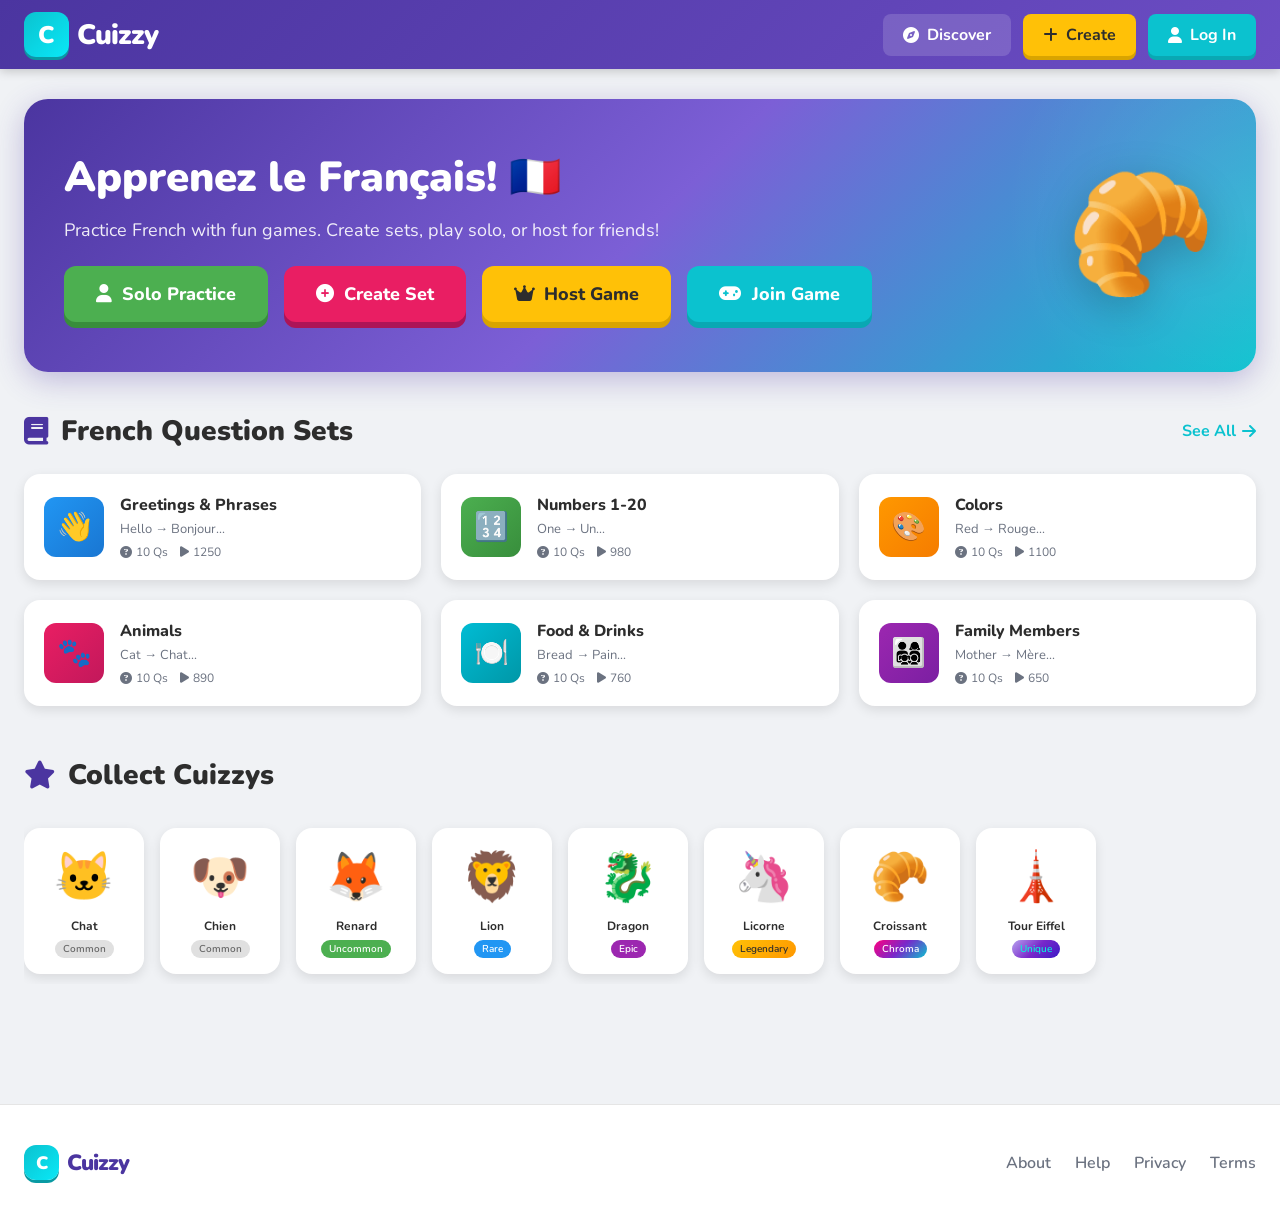
<file: CLICKTOOPEN.html>
<!DOCTYPE html>
<html lang="en">
<head>
    <meta charset="UTF-8">
    <meta name="viewport" content="width=device-width, initial-scale=1.0">
    <title>Cuizzy - Offline French Learning Game</title>
    <link href="https://fonts.googleapis.com/css2?family=Nunito:wght@400;600;700;800;900&display=swap" rel="stylesheet">
    <link rel="stylesheet" href="https://cdnjs.cloudflare.com/ajax/libs/font-awesome/6.4.0/css/all.min.css">
    
    <!-- Inlined CSS -->
    <style>
/* CSS Custom Properties / Variables */
:root {
    --cuizzy-purple: #4b35a0;
    --cuizzy-purple-dark: #3a2980;
    --cuizzy-blue: #0bc2cf;
    --cuizzy-blue-dark: #09a8b3;
    --cuizzy-gold: #ffc107;
    --cuizzy-orange: #ff9800;
    --cuizzy-green: #4caf50;
    --cuizzy-red: #f44336;
    --cuizzy-pink: #e91e63;
    --bg-primary: #f0f2f5;
    --bg-secondary: #ffffff;
    --text-primary: #2d2d2d;
    --text-secondary: #6b7280;
    --card-shadow: 0 4px 12px rgba(0,0,0,0.1);
    --header-bg: linear-gradient(135deg, #4b35a0 0%, #6c4dc4 100%);
    --input-bg: #ffffff;
    --input-border: #e0e0e0;
}

.dark {
    --bg-primary: #1a1a2e;
    --bg-secondary: #16213e;
    --text-primary: #ffffff;
    --text-secondary: #a0aec0;
    --card-shadow: 0 4px 12px rgba(0,0,0,0.3);
    --input-bg: #1e2a4a;
    --input-border: #3a4a6a;
}
/* Base Styles */
* {
    margin: 0;
    padding: 0;
    box-sizing: border-box;
}

body {
    font-family: 'Nunito', sans-serif;
    background-color: var(--bg-primary);
    color: var(--text-primary);
    min-height: 100vh;
    transition: background-color 0.3s, color 0.3s;
}
/* Header */
.header {
    background: var(--header-bg);
    padding: 12px 24px;
    display: flex;
    align-items: center;
    justify-content: space-between;
    position: sticky;
    top: 0;
    z-index: 100;
    box-shadow: 0 2px 10px rgba(0,0,0,0.2);
}

.logo {
    display: flex;
    align-items: center;
    gap: 8px;
    cursor: pointer;
}

.logo-icon {
    width: 45px;
    height: 45px;
    background: linear-gradient(135deg, #0bc2cf 0%, #09e8f7 100%);
    border-radius: 12px;
    display: flex;
    align-items: center;
    justify-content: center;
    font-size: 24px;
    color: white;
    font-weight: 900;
    box-shadow: 0 3px 0 #099aa3;
}

.logo-text {
    font-size: 28px;
    font-weight: 900;
    color: white;
    letter-spacing: -1px;
}

.nav-buttons {
    display: flex;
    gap: 12px;
    align-items: center;
}

.nav-btn {
    background: rgba(255,255,255,0.15);
    border: none;
    color: white;
    padding: 10px 20px;
    border-radius: 8px;
    font-family: 'Nunito', sans-serif;
    font-weight: 700;
    font-size: 16px;
    cursor: pointer;
    transition: all 0.2s;
    display: flex;
    align-items: center;
    gap: 8px;
}

.nav-btn:hover {
    background: rgba(255,255,255,0.25);
    transform: translateY(-2px);
}

.nav-btn.primary {
    background: var(--cuizzy-blue);
    box-shadow: 0 4px 0 var(--cuizzy-blue-dark);
}

.nav-btn.primary:hover {
    background: #0dd5e3;
}

.nav-btn.gold {
    background: var(--cuizzy-gold);
    color: #2d2d2d;
    box-shadow: 0 4px 0 #d9a400;
}

/* User Profile Button */
.user-profile-btn {
    display: flex;
    align-items: center;
    gap: 10px;
    background: rgba(255,255,255,0.2);
    padding: 8px 16px;
    border-radius: 30px;
    cursor: pointer;
    border: none;
    color: white;
    font-family: 'Nunito', sans-serif;
    font-weight: 700;
    transition: all 0.2s;
}

.user-profile-btn:hover {
    background: rgba(255,255,255,0.3);
}

.user-avatar {
    width: 36px;
    height: 36px;
    border-radius: 50%;
    background: linear-gradient(135deg, var(--cuizzy-gold), var(--cuizzy-orange));
    display: flex;
    align-items: center;
    justify-content: center;
    font-size: 18px;
    font-weight: 900;
}

.user-info {
    text-align: left;
}

.user-name {
    font-size: 14px;
    line-height: 1.2;
}

.user-points {
    font-size: 11px;
    opacity: 0.8;
    display: flex;
    align-items: center;
    gap: 4px;
}

/* Main Content */
.main-content {
    max-width: 1400px;
    margin: 0 auto;
    padding: 30px 24px;
}

/* Footer */
.footer {
    background: var(--bg-secondary);
    padding: 40px 24px;
    margin-top: 40px;
    border-top: 1px solid rgba(0,0,0,0.1);
}

.dark .footer {
    border-top-color: rgba(255,255,255,0.1);
}

.footer-content {
    max-width: 1400px;
    margin: 0 auto;
    display: flex;
    justify-content: space-between;
    align-items: center;
    flex-wrap: wrap;
    gap: 20px;
}

.footer-logo {
    display: flex;
    align-items: center;
    gap: 8px;
}

.footer-logo .logo-icon {
    width: 35px;
    height: 35px;
    font-size: 18px;
}

.footer-logo .logo-text {
    font-size: 22px;
    color: var(--cuizzy-purple);
}

.dark .footer-logo .logo-text {
    color: var(--cuizzy-blue);
}

.footer-links {
    display: flex;
    gap: 24px;
    flex-wrap: wrap;
}

.footer-links a {
    color: var(--text-secondary);
    text-decoration: none;
    font-weight: 600;
    transition: color 0.2s;
}

.footer-links a:hover {
    color: var(--cuizzy-blue);
}
/* Hero Section */
.hero {
    background: linear-gradient(135deg, #4b35a0 0%, #7c5fd6 50%, #0bc2cf 100%);
    border-radius: 24px;
    padding: 50px 40px;
    margin-bottom: 40px;
    position: relative;
    overflow: hidden;
    box-shadow: 0 8px 30px rgba(75, 53, 160, 0.3);
}

.hero::before {
    content: '';
    position: absolute;
    top: -50%;
    right: -20%;
    width: 500px;
    height: 500px;
    background: radial-gradient(circle, rgba(255,255,255,0.1) 0%, transparent 70%);
    border-radius: 50%;
}

.hero-content {
    position: relative;
    z-index: 1;
    display: flex;
    justify-content: space-between;
    align-items: center;
    flex-wrap: wrap;
    gap: 30px;
}

.hero-text h1 {
    font-size: 42px;
    font-weight: 900;
    color: white;
    margin-bottom: 12px;
}

.hero-text p {
    font-size: 18px;
    color: rgba(255,255,255,0.9);
    margin-bottom: 24px;
}

.hero-buttons {
    display: flex;
    gap: 16px;
    flex-wrap: wrap;
}

.hero-btn {
    padding: 16px 32px;
    border-radius: 12px;
    font-family: 'Nunito', sans-serif;
    font-size: 18px;
    font-weight: 800;
    cursor: pointer;
    transition: all 0.2s;
    border: none;
    display: flex;
    align-items: center;
    gap: 10px;
}

.hero-btn.join {
    background: var(--cuizzy-blue);
    color: white;
    box-shadow: 0 6px 0 var(--cuizzy-blue-dark);
}

.hero-btn.join:hover {
    transform: translateY(-3px);
    box-shadow: 0 9px 0 var(--cuizzy-blue-dark);
}

.hero-btn.host {
    background: var(--cuizzy-gold);
    color: #2d2d2d;
    box-shadow: 0 6px 0 #d9a400;
}

.hero-btn.host:hover {
    transform: translateY(-3px);
    box-shadow: 0 9px 0 #d9a400;
}

.hero-btn.solo {
    background: var(--cuizzy-green);
    color: white;
    box-shadow: 0 6px 0 #388e3c;
}

.hero-btn.solo:hover {
    transform: translateY(-3px);
    box-shadow: 0 9px 0 #388e3c;
}

.hero-btn.create {
    background: var(--cuizzy-pink);
    color: white;
    box-shadow: 0 6px 0 #ad1457;
}

.hero-btn.create:hover {
    transform: translateY(-3px);
    box-shadow: 0 9px 0 #ad1457;
}

.hero-mascot {
    font-size: 120px;
    filter: drop-shadow(0 10px 20px rgba(0,0,0,0.2));
}
/* Modal Base Styles */
.modal {
    display: none;
    position: fixed;
    top: 0;
    left: 0;
    width: 100%;
    height: 100%;
    background: rgba(0,0,0,0.6);
    z-index: 200;
    align-items: center;
    justify-content: center;
    padding: 20px;
}

.modal.active {
    display: flex;
}

.modal-content {
    background: var(--bg-secondary);
    border-radius: 24px;
    padding: 40px;
    max-width: 500px;
    width: 100%;
    text-align: center;
    box-shadow: 0 20px 60px rgba(0,0,0,0.3);
    animation: modalPop 0.3s ease;
    position: relative;
    max-height: 90vh;
    overflow-y: auto;
}

.modal-content.large {
    max-width: 800px;
}

.modal-content.xlarge {
    max-width: 1000px;
}

.modal-content h2 {
    font-size: 32px;
    font-weight: 900;
    color: var(--cuizzy-purple);
    margin-bottom: 8px;
}

.dark .modal-content h2 {
    color: var(--cuizzy-blue);
}

.modal-content p {
    color: var(--text-secondary);
    margin-bottom: 24px;
}

.modal-close {
    position: absolute;
    top: 20px;
    right: 20px;
    background: none;
    border: none;
    font-size: 24px;
    color: var(--text-secondary);
    cursor: pointer;
    z-index: 10;
}

.modal-close:hover {
    color: var(--text-primary);
}

/* Form Styles */
.form-group {
    margin-bottom: 20px;
    text-align: left;
}

.form-group label {
    display: block;
    font-weight: 700;
    margin-bottom: 8px;
    color: var(--text-primary);
}

.form-input {
    width: 100%;
    padding: 14px 18px;
    font-size: 16px;
    font-family: 'Nunito', sans-serif;
    border: 3px solid var(--input-border);
    border-radius: 12px;
    background: var(--input-bg);
    color: var(--text-primary);
    transition: border-color 0.2s;
}

.form-input:focus {
    outline: none;
    border-color: var(--cuizzy-purple);
}

.dark .form-input:focus {
    border-color: var(--cuizzy-blue);
}

.form-input::placeholder {
    color: var(--text-secondary);
}

.form-row {
    display: grid;
    grid-template-columns: 1fr 1fr;
    gap: 16px;
}

.form-divider {
    display: flex;
    align-items: center;
    margin: 24px 0;
    color: var(--text-secondary);
}

.form-divider::before,
.form-divider::after {
    content: '';
    flex: 1;
    height: 1px;
    background: var(--input-border);
}

.form-divider span {
    padding: 0 16px;
    font-weight: 600;
}

.form-link {
    color: var(--cuizzy-blue);
    cursor: pointer;
    font-weight: 700;
}

.form-link:hover {
    text-decoration: underline;
}

/* Join Game Modal */
.game-id-input {
    width: 100%;
    padding: 18px 24px;
    font-size: 24px;
    font-family: 'Nunito', sans-serif;
    font-weight: 800;
    text-align: center;
    border: 3px solid var(--input-border);
    border-radius: 16px;
    margin-bottom: 20px;
    letter-spacing: 8px;
    transition: border-color 0.2s;
    background: var(--input-bg);
    color: var(--text-primary);
}

.game-id-input:focus {
    outline: none;
    border-color: var(--cuizzy-purple);
}

/* Combined Button Styles */
.btn-primary {
    width: 100%;
    padding: 16px;
    background: var(--cuizzy-blue);
    color: white;
    border: none;
    border-radius: 12px;
    font-family: 'Nunito', sans-serif;
    font-size: 18px;
    font-weight: 800;
    cursor: pointer;
    box-shadow: 0 5px 0 var(--cuizzy-blue-dark);
    transition: all 0.2s;
    display: flex;
    align-items: center;
    justify-content: center;
    gap: 8px;
}

.btn-primary:hover:not(:disabled) {
    transform: translateY(-2px);
    box-shadow: 0 7px 0 var(--cuizzy-blue-dark);
}

.btn-primary:disabled {
    opacity: 0.5;
    cursor: not-allowed;
}

.btn-gold {
    background: var(--cuizzy-gold);
    color: #2d2d2d;
    box-shadow: 0 5px 0 #d9a400;
}

.btn-gold:hover:not(:disabled) {
    box-shadow: 0 7px 0 #d9a400;
}

.btn-green {
    background: var(--cuizzy-green);
    box-shadow: 0 5px 0 #388e3c;
}

.btn-green:hover:not(:disabled) {
    box-shadow: 0 7px 0 #388e3c;
}

.btn-purple {
    background: var(--cuizzy-purple);
    box-shadow: 0 5px 0 var(--cuizzy-purple-dark);
}

.btn-purple:hover:not(:disabled) {
    box-shadow: 0 7px 0 var(--cuizzy-purple-dark);
}

.btn-pink {
    background: var(--cuizzy-pink);
    box-shadow: 0 5px 0 #ad1457;
}

.btn-pink:hover:not(:disabled) {
    box-shadow: 0 7px 0 #ad1457;
}

.btn-secondary {
    background: var(--bg-primary);
    color: var(--text-primary);
    box-shadow: 0 5px 0 #d0d0d0;
}

.dark .btn-secondary {
    box-shadow: 0 5px 0 #0a0a1a;
}

.btn-outline {
    background: transparent;
    border: 3px solid var(--cuizzy-purple);
    color: var(--cuizzy-purple);
    box-shadow: none;
}

.dark .btn-outline {
    border-color: var(--cuizzy-blue);
    color: var(--cuizzy-blue);
}

.btn-outline:hover {
    background: var(--cuizzy-purple);
    color: white;
}

.dark .btn-outline:hover {
    background: var(--cuizzy-blue);
    color: white;
}

.btn-sm {
    padding: 10px 16px;
    font-size: 14px;
    box-shadow: 0 3px 0 var(--cuizzy-blue-dark);
}

.btn-danger {
    background: var(--cuizzy-red);
    box-shadow: 0 5px 0 #c62828;
}

.btn-danger:hover:not(:disabled) {
    box-shadow: 0 7px 0 #c62828;
}

.btn-row {
    display: flex;
    gap: 12px;
    margin-top: 20px;
}

.btn-row button {
    flex: 1;
}

/* Tabs */
.tabs {
    display: flex;
    gap: 8px;
    margin-bottom: 24px;
    border-bottom: 2px solid var(--input-border);
    padding-bottom: 8px;
}

.tab-btn {
    background: none;
    border: none;
    padding: 10px 20px;
    font-family: 'Nunito', sans-serif;
    font-weight: 700;
    font-size: 15px;
    color: var(--text-secondary);
    cursor: pointer;
    border-radius: 8px 8px 0 0;
    transition: all 0.2s;
}

.tab-btn:hover {
    color: var(--text-primary);
    background: var(--bg-primary);
}

.tab-btn.active {
    color: var(--cuizzy-purple);
    border-bottom: 3px solid var(--cuizzy-purple);
    margin-bottom: -10px;
}

.dark .tab-btn.active {
    color: var(--cuizzy-blue);
    border-bottom-color: var(--cuizzy-blue);
}

.tab-content {
    display: none;
}

.tab-content.active {
    display: block;
}

/* Password strength */
.password-strength {
    height: 4px;
    background: var(--input-border);
    border-radius: 2px;
    margin-top: 8px;
    overflow: hidden;
}

.password-strength-fill {
    height: 100%;
    transition: all 0.3s;
    border-radius: 2px;
}

.password-strength-fill.weak { width: 33%; background: var(--cuizzy-red); }
.password-strength-fill.medium { width: 66%; background: var(--cuizzy-orange); }
.password-strength-fill.strong { width: 100%; background: var(--cuizzy-green); }

/* Profile Modal */
.profile-header {
    display: flex;
    align-items: center;
    gap: 20px;
    margin-bottom: 30px;
    text-align: left;
}

.profile-avatar-large {
    width: 80px;
    height: 80px;
    border-radius: 50%;
    background: linear-gradient(135deg, var(--cuizzy-gold), var(--cuizzy-orange));
    display: flex;
    align-items: center;
    justify-content: center;
    font-size: 40px;
    font-weight: 900;
    color: white;
}

.profile-details h3 {
    font-size: 24px;
    font-weight: 800;
}

.profile-details p {
    font-size: 14px;
    color: var(--text-secondary);
    margin-bottom: 0;
}

.profile-stats-grid {
    display: grid;
    grid-template-columns: repeat(3, 1fr);
    gap: 16px;
    margin-bottom: 24px;
}

.profile-stat-card {
    background: var(--bg-primary);
    padding: 20px;
    border-radius: 16px;
    text-align: center;
}

.profile-stat-value {
    font-size: 32px;
    font-weight: 900;
    color: var(--cuizzy-purple);
}

.dark .profile-stat-value {
    color: var(--cuizzy-blue);
}

.profile-stat-label {
    font-size: 13px;
    color: var(--text-secondary);
    font-weight: 600;
}
/* Question Set Selection */
.set-selection-grid {
    display: grid;
    grid-template-columns: repeat(auto-fill, minmax(220px, 1fr));
    gap: 16px;
    margin-bottom: 24px;
    text-align: left;
}

.set-select-card {
    background: var(--bg-primary);
    border: 3px solid transparent;
    border-radius: 16px;
    padding: 16px;
    cursor: pointer;
    transition: all 0.2s;
    display: flex;
    gap: 12px;
    align-items: center;
}

.set-select-card:hover {
    transform: translateY(-3px);
    box-shadow: 0 6px 20px rgba(0,0,0,0.1);
}

.set-select-card.selected {
    border-color: var(--cuizzy-purple);
    background: rgba(75, 53, 160, 0.1);
}

.dark .set-select-card.selected {
    border-color: var(--cuizzy-blue);
    background: rgba(11, 194, 207, 0.1);
}

.set-select-icon {
    width: 50px;
    height: 50px;
    border-radius: 12px;
    display: flex;
    align-items: center;
    justify-content: center;
    font-size: 24px;
    flex-shrink: 0;
}

.set-select-info h4 {
    font-size: 14px;
    font-weight: 800;
    margin-bottom: 2px;
}

.set-select-info p {
    font-size: 12px;
    color: var(--text-secondary);
    margin-bottom: 0;
}

/* Create Set Modal */
.create-set-form {
    text-align: left;
}

.questions-list {
    max-height: 300px;
    overflow-y: auto;
    margin-bottom: 20px;
    border: 2px solid var(--input-border);
    border-radius: 12px;
    padding: 12px;
}

.question-item {
    background: var(--bg-primary);
    border-radius: 12px;
    padding: 14px;
    margin-bottom: 10px;
    position: relative;
}

.question-item:last-child {
    margin-bottom: 0;
}

.question-item-header {
    display: flex;
    justify-content: space-between;
    align-items: center;
    margin-bottom: 8px;
}

.question-item-number {
    font-weight: 800;
    color: var(--cuizzy-purple);
}

.dark .question-item-number {
    color: var(--cuizzy-blue);
}

.question-item-delete {
    background: var(--cuizzy-red);
    color: white;
    border: none;
    width: 28px;
    height: 28px;
    border-radius: 8px;
    cursor: pointer;
    display: flex;
    align-items: center;
    justify-content: center;
    font-size: 12px;
}

.question-item-content {
    font-size: 14px;
}

.question-item-content strong {
    color: var(--cuizzy-green);
}

.add-question-form {
    background: var(--bg-primary);
    border-radius: 16px;
    padding: 20px;
    margin-bottom: 20px;
}

.add-question-form h4 {
    margin-bottom: 16px;
    display: flex;
    align-items: center;
    gap: 8px;
}

.wrong-answers-inputs {
    display: grid;
    grid-template-columns: repeat(3, 1fr);
    gap: 10px;
}

.emoji-picker {
    display: flex;
    flex-wrap: wrap;
    gap: 8px;
    margin-top: 8px;
}

.emoji-option {
    width: 44px;
    height: 44px;
    border: 2px solid var(--input-border);
    border-radius: 10px;
    background: var(--bg-secondary);
    font-size: 24px;
    cursor: pointer;
    transition: all 0.2s;
    display: flex;
    align-items: center;
    justify-content: center;
}

.emoji-option:hover {
    transform: scale(1.1);
}

.emoji-option.selected {
    border-color: var(--cuizzy-purple);
    background: rgba(75, 53, 160, 0.1);
}

.dark .emoji-option.selected {
    border-color: var(--cuizzy-blue);
}

/* Empty State */
.empty-state {
    text-align: center;
    padding: 60px 20px;
    color: var(--text-secondary);
}

.empty-state i {
    font-size: 64px;
    margin-bottom: 20px;
    opacity: 0.5;
}

.empty-state h3 {
    font-size: 24px;
    margin-bottom: 10px;
    color: var(--text-primary);
}

/* My Sets Section */
.my-sets-empty {
    background: var(--bg-primary);
    border: 3px dashed var(--input-border);
    border-radius: 20px;
    padding: 40px;
    text-align: center;
}

.my-sets-empty i {
    font-size: 48px;
    color: var(--text-secondary);
    margin-bottom: 16px;
}

.my-sets-empty h3 {
    font-size: 20px;
    margin-bottom: 8px;
}

.my-sets-empty p {
    color: var(--text-secondary);
    margin-bottom: 20px;
}

/* Question Sets */
.sets-grid {
    display: grid;
    grid-template-columns: repeat(auto-fill, minmax(300px, 1fr));
    gap: 20px;
    margin-bottom: 50px;
}

.set-card {
    background: var(--bg-secondary);
    border-radius: 16px;
    padding: 20px;
    box-shadow: var(--card-shadow);
    cursor: pointer;
    transition: all 0.2s;
    display: flex;
    gap: 16px;
    align-items: center;
}

.set-card:hover {
    transform: translateY(-4px);
    box-shadow: 0 8px 25px rgba(0,0,0,0.12);
}

.set-icon {
    width: 60px;
    height: 60px;
    border-radius: 12px;
    display: flex;
    align-items: center;
    justify-content: center;
    font-size: 28px;
    flex-shrink: 0;
}

.set-icon.greetings { background: linear-gradient(135deg, #2196f3, #1976d2); }
.set-icon.numbers { background: linear-gradient(135deg, #4caf50, #388e3c); }
.set-icon.colors { background: linear-gradient(135deg, #ff9800, #f57c00); }
.set-icon.animals { background: linear-gradient(135deg, #e91e63, #c2185b); }
.set-icon.food { background: linear-gradient(135deg, #00bcd4, #0097a7); }
.set-icon.family { background: linear-gradient(135deg, #9c27b0, #7b1fa2); }

.set-info h3 { font-size: 16px; font-weight: 800; margin-bottom: 4px; }
.set-info p { font-size: 13px; color: var(--text-secondary); margin-bottom: 0; }
.set-meta { display: flex; gap: 12px; margin-top: 6px; font-size: 12px; color: var(--text-secondary); }
.set-meta span { display: flex; align-items: center; gap: 4px; }

/* Blooks Showcase */
.blooks-section { margin-bottom: 50px; }
.blooks-grid { display: flex; gap: 16px; overflow-x: auto; padding: 10px 0; scrollbar-width: none; }
.blooks-grid::-webkit-scrollbar { display: none; }

.blook-card {
    flex-shrink: 0;
    width: 120px;
    background: var(--bg-secondary);
    border-radius: 16px;
    padding: 16px;
    text-align: center;
    box-shadow: var(--card-shadow);
    cursor: pointer;
    transition: all 0.2s;
}

.blook-card:hover { transform: translateY(-5px) scale(1.05); }
.blook-emoji { font-size: 48px; margin-bottom: 8px; }
.blook-name { font-size: 12px; font-weight: 700; color: var(--text-primary); }

.blook-rarity { font-size: 10px; font-weight: 600; padding: 2px 8px; border-radius: 10px; margin-top: 6px; display: inline-block; }
.blook-rarity.common { background: #e0e0e0; color: #666; }
.blook-rarity.uncommon { background: #4caf50; color: white; }
.blook-rarity.rare { background: #2196f3; color: white; }
.blook-rarity.epic { background: #9c27b0; color: white; }
.blook-rarity.legendary { background: linear-gradient(135deg, #ffc107, #ff9800); color: #2d2d2d; }
.blook-rarity.chroma { background: linear-gradient(135deg, #ff0080, #7928ca, #0bc2cf); color: white; }
.blook-rarity.unique { background: linear-gradient(135deg, #4e1cd768, #7928ca, #3b19c6); color: rgb(6, 240, 220); }

/* Section Headers */
.section-header {
    display: flex;
    align-items: center;
    justify-content: space-between;
    margin-bottom: 24px;
}

.section-title {
    font-size: 28px;
    font-weight: 900;
    color: var(--text-primary);
    display: flex;
    align-items: center;
    gap: 12px;
}

.section-title i {
    color: var(--cuizzy-purple);
}

.dark .section-title i {
    color: var(--cuizzy-blue);
}

.see-all {
    background: none;
    border: none;
    color: var(--cuizzy-blue);
    font-family: 'Nunito', sans-serif;
    font-size: 16px;
    font-weight: 700;
    cursor: pointer;
    display: flex;
    align-items: center;
    gap: 6px;
}

.see-all:hover {
    text-decoration: underline;
}
/* Game Play Screen */
.game-container {
    display: none;
    position: fixed;
    top: 0;
    left: 0;
    width: 100%;
    height: 100%;
    z-index: 300;
    overflow-y: auto;
}

.game-container.active {
    display: block;
}

.game-container.gold-quest {
    background: linear-gradient(135deg, #ffc107 0%, #ff9800 100%);
}

.game-container.battle-royale {
    background: linear-gradient(135deg, #f44336 0%, #c62828 100%);
}

.game-container.crypto-hack {
    background: linear-gradient(135deg, #4caf50 0%, #2e7d32 100%);
}

.game-container.fishing-frenzy {
    background: linear-gradient(135deg, #2196f3 0%, #0d47a1 100%);
}

.game-container.tower-defense {
    background: linear-gradient(135deg, #9c27b0 0%, #6a1b9a 100%);
}

.game-container.cafe {
    background: linear-gradient(135deg, #795548 0%, #4e342e 100%);
}

.game-container.factory {
    background: linear-gradient(135deg, #607d8b 0%, #37474f 100%);
}

.game-container.racing {
    background: linear-gradient(135deg, #e91e63 0%, #ad1457 100%);
}

.game-header {
    display: flex;
    justify-content: space-between;
    align-items: center;
    padding: 20px 30px;
}

.game-stats {
    display: flex;
    gap: 20px;
}

.game-stat {
    background: rgba(255,255,255,0.2);
    padding: 12px 24px;
    border-radius: 12px;
    color: white;
    font-weight: 800;
    display: flex;
    align-items: center;
    gap: 10px;
}

.game-stat i {
    font-size: 20px;
}

.game-stat-value {
    font-size: 24px;
}

.game-exit {
    background: rgba(255,255,255,0.2);
    border: none;
    color: white;
    padding: 12px 24px;
    border-radius: 12px;
    font-family: 'Nunito', sans-serif;
    font-weight: 700;
    font-size: 16px;
    cursor: pointer;
    display: flex;
    align-items: center;
    gap: 8px;
    transition: all 0.2s;
}

.game-exit:hover {
    background: rgba(255,255,255,0.3);
}

.game-main {
    max-width: 900px;
    margin: 0 auto;
    padding: 20px 30px;
}

.question-card {
    background: white;
    border-radius: 24px;
    padding: 40px;
    text-align: center;
    box-shadow: 0 10px 40px rgba(0,0,0,0.2);
    margin-bottom: 30px;
}

.question-number {
    color: var(--cuizzy-purple);
    font-size: 16px;
    font-weight: 700;
    margin-bottom: 10px;
}

.question-text {
    font-size: 28px;
    font-weight: 800;
    color: #2d2d2d;
    margin-bottom: 10px;
}

.question-hint {
    font-size: 18px;
    color: #666;
    font-style: italic;
}

.answers-grid {
    display: grid;
    grid-template-columns: repeat(2, 1fr);
    gap: 16px;
}

.answer-btn {
    background: white;
    border: 4px solid #e0e0e0;
    border-radius: 16px;
    padding: 24px 20px;
    font-family: 'Nunito', sans-serif;
    font-size: 20px;
    font-weight: 800;
    color: #2d2d2d;
    cursor: pointer;
    transition: all 0.2s;
    position: relative;
    overflow: hidden;
}

.answer-btn:hover:not(.disabled) {
    transform: translateY(-4px);
    box-shadow: 0 8px 20px rgba(0,0,0,0.15);
    border-color: var(--cuizzy-purple);
}

.answer-btn.correct {
    background: var(--cuizzy-green);
    border-color: var(--cuizzy-green);
    color: white;
    animation: correctPulse 0.5s ease;
}

.answer-btn.incorrect {
    background: var(--cuizzy-red);
    border-color: var(--cuizzy-red);
    color: white;
    animation: shake 0.5s ease;
}

.answer-btn.disabled {
    cursor: not-allowed;
    opacity: 0.7;
}

.answer-btn.show-correct {
    background: var(--cuizzy-green);
    border-color: var(--cuizzy-green);
    color: white;
}

.answer-color {
    position: absolute;
    top: 0;
    left: 0;
    width: 8px;
    height: 100%;
}

.answer-btn:nth-child(1) .answer-color { background: #f44336; }
.answer-btn:nth-child(2) .answer-color { background: #2196f3; }
.answer-btn:nth-child(3) .answer-color { background: #ffc107; }
.answer-btn:nth-child(4) .answer-color { background: #4caf50; }

/* Progress bar */
.progress-bar {
    width: 100%;
    height: 8px;
    background: rgba(255,255,255,0.3);
    border-radius: 4px;
    margin-bottom: 30px;
    overflow: hidden;
}

.progress-fill {
    height: 100%;
    background: white;
    border-radius: 4px;
    transition: width 0.3s ease;
}

/* Game Over Screen */
.game-over {
    display: none;
    position: fixed;
    top: 0;
    left: 0;
    width: 100%;
    height: 100%;
    background: linear-gradient(135deg, #4b35a0 0%, #7c5fd6 50%, #0bc2cf 100%);
    z-index: 400;
    align-items: center;
    justify-content: center;
}

.game-over.active {
    display: flex;
}

.game-over-content {
    background: white;
    border-radius: 32px;
    padding: 50px 60px;
    text-align: center;
    box-shadow: 0 20px 60px rgba(0,0,0,0.3);
    animation: modalPop 0.5s ease;
    max-width: 500px;
    width: 90%;
}

.game-over-icon {
    font-size: 80px;
    margin-bottom: 20px;
}

.game-over-title {
    font-size: 36px;
    font-weight: 900;
    color: var(--cuizzy-purple);
    margin-bottom: 10px;
}

.game-over-score {
    font-size: 64px;
    font-weight: 900;
    color: var(--cuizzy-gold);
    margin-bottom: 10px;
}

.game-over-detail {
    font-size: 18px;
    color: #666;
    margin-bottom: 30px;
}

.game-over-buttons {
    display: flex;
    gap: 16px;
    flex-wrap: wrap;
    justify-content: center;
}

.game-over-buttons button {
    padding: 16px 32px;
    font-size: 18px;
}

/* Streak display */
.streak-display {
    position: fixed;
    top: 50%;
    left: 50%;
    transform: translate(-50%, -50%);
    background: var(--cuizzy-gold);
    color: #2d2d2d;
    padding: 20px 40px;
    border-radius: 16px;
    font-size: 32px;
    font-weight: 900;
    z-index: 500;
    display: none;
    animation: streakPop 0.5s ease;
}

.streak-display.show {
    display: block;
}

/* Toast Notification */
.toast {
    position: fixed;
    bottom: 30px;
    left: 50%;
    transform: translateX(-50%) translateY(100px);
    background: var(--cuizzy-purple);
    color: white;
    padding: 16px 32px;
    border-radius: 12px;
    font-weight: 700;
    box-shadow: 0 8px 30px rgba(0,0,0,0.2);
    opacity: 0;
    transition: all 0.3s;
    z-index: 600;
}

.toast.show { 
    transform: translateX(-50%) translateY(0); 
    opacity: 1; 
}
/* Discover Page */
.discover-page {
    display: none;
}

.discover-page.active {
    display: block;
}

.discover-header {
    background: linear-gradient(135deg, #0bc2cf 0%, #4b35a0 100%);
    border-radius: 24px;
    padding: 40px;
    margin-bottom: 30px;
    text-align: center;
    color: white;
}

.discover-header h1 {
    font-size: 36px;
    font-weight: 900;
    margin-bottom: 12px;
}

.discover-header p {
    font-size: 18px;
    opacity: 0.9;
    margin-bottom: 24px;
}

.search-container {
    max-width: 600px;
    margin: 0 auto;
    position: relative;
}

.search-input {
    width: 100%;
    padding: 18px 24px 18px 54px;
    font-size: 18px;
    font-family: 'Nunito', sans-serif;
    border: none;
    border-radius: 16px;
    background: rgba(255,255,255,0.95);
    color: #2d2d2d;
    box-shadow: 0 8px 30px rgba(0,0,0,0.15);
}

.search-input:focus {
    outline: none;
}

.search-icon {
    position: absolute;
    left: 20px;
    top: 50%;
    transform: translateY(-50%);
    color: var(--text-secondary);
    font-size: 20px;
}

.category-filters {
    display: flex;
    flex-wrap: wrap;
    gap: 12px;
    justify-content: center;
    margin-bottom: 30px;
}

.category-chip {
    background: var(--bg-secondary);
    border: 2px solid var(--input-border);
    border-radius: 30px;
    padding: 10px 20px;
    font-family: 'Nunito', sans-serif;
    font-weight: 700;
    font-size: 14px;
    cursor: pointer;
    transition: all 0.2s;
    color: var(--text-primary);
    display: flex;
    align-items: center;
    gap: 8px;
}

.category-chip:hover {
    border-color: var(--cuizzy-purple);
    transform: translateY(-2px);
}

.category-chip.active {
    background: var(--cuizzy-purple);
    border-color: var(--cuizzy-purple);
    color: white;
}

.dark .category-chip:hover {
    border-color: var(--cuizzy-blue);
}

.dark .category-chip.active {
    background: var(--cuizzy-blue);
    border-color: var(--cuizzy-blue);
}

.discover-section {
    margin-bottom: 40px;
}

.discover-section-header {
    display: flex;
    justify-content: space-between;
    align-items: center;
    margin-bottom: 20px;
}

.discover-section-title {
    font-size: 24px;
    font-weight: 800;
    display: flex;
    align-items: center;
    gap: 10px;
}

.discover-grid {
    display: grid;
    grid-template-columns: repeat(auto-fill, minmax(300px, 1fr));
    gap: 20px;
}

.discover-card {
    background: var(--bg-secondary);
    border-radius: 20px;
    overflow: hidden;
    box-shadow: var(--card-shadow);
    cursor: pointer;
    transition: all 0.2s;
}

.discover-card:hover {
    transform: translateY(-6px);
    box-shadow: 0 12px 30px rgba(0,0,0,0.15);
}

.discover-card-header {
    padding: 24px;
    display: flex;
    gap: 16px;
    align-items: flex-start;
}

.discover-card-icon {
    width: 64px;
    height: 64px;
    border-radius: 16px;
    display: flex;
    align-items: center;
    justify-content: center;
    font-size: 32px;
    flex-shrink: 0;
}

.discover-card-info h3 {
    font-size: 18px;
    font-weight: 800;
    margin-bottom: 4px;
}

.discover-card-info .author {
    font-size: 13px;
    color: var(--text-secondary);
    margin-bottom: 8px;
}

.discover-card-info .description {
    font-size: 14px;
    color: var(--text-secondary);
    line-height: 1.4;
}

.discover-card-footer {
    background: var(--bg-primary);
    padding: 14px 24px;
    display: flex;
    justify-content: space-between;
    align-items: center;
}

.discover-card-stats {
    display: flex;
    gap: 16px;
    font-size: 13px;
    color: var(--text-secondary);
}

.discover-card-stats span {
    display: flex;
    align-items: center;
    gap: 5px;
}

.discover-card-badge {
    background: var(--cuizzy-green);
    color: white;
    padding: 4px 10px;
    border-radius: 12px;
    font-size: 11px;
    font-weight: 700;
}

.discover-card-badge.popular {
    background: var(--cuizzy-gold);
    color: #2d2d2d;
}

.discover-card-badge.new {
    background: var(--cuizzy-blue);
}

.discover-card-badge.user {
    background: var(--cuizzy-pink);
}
/* Animations */
@keyframes modalPop {
    from { transform: scale(0.8); opacity: 0; }
    to { transform: scale(1); opacity: 1; }
}

@keyframes correctPulse {
    0%, 100% { transform: scale(1); }
    50% { transform: scale(1.05); }
}

@keyframes shake {
    0%, 100% { transform: translateX(0); }
    25% { transform: translateX(-10px); }
    75% { transform: translateX(10px); }
}

@keyframes float {
    0%, 100% { transform: translateY(0); }
    50% { transform: translateY(-10px); }
}

@keyframes pulse {
    0%, 100% { transform: scale(1); }
    50% { transform: scale(1.05); }
}

@keyframes streakPop {
    0% { transform: translate(-50%, -50%) scale(0); opacity: 0; }
    50% { transform: translate(-50%, -50%) scale(1.2); }
    100% { transform: translate(-50%, -50%) scale(1); opacity: 1; }
}

/* Apply animations to elements */
.hero-mascot { 
    animation: float 3s ease-in-out infinite; 
}
/* Mobile Responsive */
@media (max-width: 768px) {
    .header { 
        padding: 10px 16px; 
    }
    
    .logo-text { 
        font-size: 22px; 
    }
    
    .nav-btn { 
        padding: 8px 14px; 
        font-size: 14px; 
    }
    
    .nav-btn span { 
        display: none; 
    }
    
    .hero { 
        padding: 30px 24px; 
    }
    
    .hero-text h1 { 
        font-size: 28px; 
    }
    
    .hero-text p { 
        font-size: 16px; 
    }
    
    .hero-btn { 
        padding: 14px 24px; 
        font-size: 16px; 
    }
    
    .hero-mascot { 
        font-size: 80px; 
    }
    
    .section-title { 
        font-size: 22px; 
    }
    
    .sets-grid { 
        grid-template-columns: 1fr; 
    }
    
    .footer-content { 
        flex-direction: column; 
        text-align: center; 
    }
    
    .footer-links { 
        justify-content: center; 
    }
    
    .modal-content { 
        padding: 30px 20px; 
    }
    
    .modal-content h2 { 
        font-size: 26px; 
    }
    
    .set-selection-grid { 
        grid-template-columns: 1fr; 
    }
    
    .answers-grid { 
        grid-template-columns: 1fr; 
    }
    
    .question-text { 
        font-size: 22px; 
    }
    
    .answer-btn { 
        padding: 18px 16px; 
        font-size: 18px; 
    }
    
    .game-stats { 
        flex-wrap: wrap; 
        gap: 10px; 
    }
    
    .game-stat { 
        padding: 8px 16px; 
    }
    
    .game-stat-value { 
        font-size: 18px; 
    }
    
    .user-info { 
        display: none; 
    }
    
    .form-row { 
        grid-template-columns: 1fr; 
    }
    
    .wrong-answers-inputs { 
        grid-template-columns: 1fr; 
    }
    
    .discover-grid { 
        grid-template-columns: 1fr; 
    }
    
    .profile-stats-grid { 
        grid-template-columns: 1fr; 
    }
    
    .category-filters { 
        gap: 8px; 
    }
    
    .category-chip { 
        padding: 8px 14px; 
        font-size: 12px; 
    }
}
    </style>
</head>
<body>
    <!-- Header -->
    <header class="header">
        <div class="logo" onclick="goHome()">
            <div class="logo-icon">C</div>
            <span class="logo-text">Cuizzy</span>
        </div>
        <nav class="nav-buttons" id="navButtons">
            <button class="nav-btn" onclick="showDiscover()">
                <i class="fas fa-compass"></i>
                <span>Discover</span>
            </button>
            <button class="nav-btn gold" onclick="openCreateSetModal()">
                <i class="fas fa-plus"></i>
                <span>Create</span>
            </button>
            <!-- Auth buttons (shown when logged out) -->
            <div id="authButtons">
                <button class="nav-btn primary" onclick="openAuthModal('login')">
                    <i class="fas fa-user"></i>
                    <span>Log In</span>
                </button>
            </div>
            <!-- User profile (shown when logged in) -->
            <button class="user-profile-btn" id="userProfileBtn" style="display: none;" onclick="openProfileModal()">
                <div class="user-avatar" id="userAvatarNav">J</div>
                <div class="user-info">
                    <div class="user-name" id="userNameNav">John</div>
                    <div class="user-points"><i class="fas fa-coins"></i> <span id="userPointsNav">0</span></div>
                </div>
            </button>
        </nav>
    </header>

    <!-- Main Content (Home) -->
    <main class="main-content" id="mainContent">
        <!-- Hero Section -->
        <section class="hero">
            <div class="hero-content">
                <div class="hero-text">
                    <h1>Apprenez le Français! 🇫🇷</h1>
                    <p>Practice French with fun games. Create sets, play solo, or host for friends!</p>
                    <div class="hero-buttons">
                        <button class="hero-btn solo" onclick="openSoloModal()">
                            <i class="fas fa-user"></i>
                            Solo Practice
                        </button>
                        <button class="hero-btn create" onclick="openCreateSetModal()">
                            <i class="fas fa-plus-circle"></i>
                            Create Set
                        </button>
                        <button class="hero-btn host" onclick="openHostModal()">
                            <i class="fas fa-crown"></i>
                            Host Game
                        </button>
                        <button class="hero-btn join" onclick="openJoinModal()">
                            <i class="fas fa-gamepad"></i>
                            Join Game
                        </button>
                    </div>
                </div>
                <div class="hero-mascot">🥐</div>
            </div>
        </section>

        <!-- My Sets Section (shown when logged in) -->
        <section id="mySetsSection" style="display: none; margin-bottom: 40px;">
            <div class="section-header">
                <h2 class="section-title">
                    <i class="fas fa-folder"></i>
                    My Question Sets
                </h2>
            </div>
            <div id="mySetsGrid" class="sets-grid">
                <!-- User created sets will appear here -->
            </div>
        </section>

        <!-- French Question Sets -->
        <section>
            <div class="section-header">
                <h2 class="section-title">
                    <i class="fas fa-book"></i>
                    French Question Sets
                </h2>
                <button class="see-all" onclick="showDiscover()">See All <i class="fas fa-arrow-right"></i></button>
            </div>
            <div class="sets-grid" id="questionSetsGrid">
                <!-- Sets loaded dynamically -->
            </div>
        </section>

        <!-- Blooks Showcase -->
        <section class="blooks-section">
            <div class="section-header">
                <h2 class="section-title">
                    <i class="fas fa-star"></i>
                    Collect Cuizzys
                </h2>
            </div>
            <div class="blooks-grid">
                <div class="blook-card"><div class="blook-emoji">🐱</div><div class="blook-name">Chat</div><span class="blook-rarity common">Common</span></div>
                <div class="blook-card"><div class="blook-emoji">🐶</div><div class="blook-name">Chien</div><span class="blook-rarity common">Common</span></div>
                <div class="blook-card"><div class="blook-emoji">🦊</div><div class="blook-name">Renard</div><span class="blook-rarity uncommon">Uncommon</span></div>
                <div class="blook-card"><div class="blook-emoji">🦁</div><div class="blook-name">Lion</div><span class="blook-rarity rare">Rare</span></div>
                <div class="blook-card"><div class="blook-emoji">🐉</div><div class="blook-name">Dragon</div><span class="blook-rarity epic">Epic</span></div>
                <div class="blook-card"><div class="blook-emoji">🦄</div><div class="blook-name">Licorne</div><span class="blook-rarity legendary">Legendary</span></div>
                <div class="blook-card"><div class="blook-emoji">🥐</div><div class="blook-name">Croissant</div><span class="blook-rarity chroma">Chroma</span></div>
                <div class="blook-card"><div class="blook-emoji">🗼</div><div class="blook-name">Tour Eiffel</div><span class="blook-rarity unique">Unique</span></div>
            </div>
        </section>
    </main>

    <!-- Discover Page -->
    <div class="main-content discover-page" id="discoverPage">
        <div class="discover-header">
            <h1><i class="fas fa-compass"></i> Discover Sets</h1>
            <p>Explore French question sets created by the community</p>
            <div class="search-container">
                <i class="fas fa-search search-icon"></i>
                <input type="text" class="search-input" id="discoverSearch" placeholder="Search for sets..." oninput="filterDiscoverSets()">
            </div>
        </div>

        <div class="category-filters" id="categoryFilters">
            <button class="category-chip active" onclick="filterByCategory(this, 'all')">🌟 All</button>
            <button class="category-chip" onclick="filterByCategory(this, 'greetings')">👋 Greetings</button>
            <button class="category-chip" onclick="filterByCategory(this, 'numbers')">🔢 Numbers</button>
            <button class="category-chip" onclick="filterByCategory(this, 'colors')">🎨 Colors</button>
            <button class="category-chip" onclick="filterByCategory(this, 'animals')">🐾 Animals</button>
            <button class="category-chip" onclick="filterByCategory(this, 'food')">🍽️ Food</button>
            <button class="category-chip" onclick="filterByCategory(this, 'family')">👨‍👩‍👧‍👦 Family</button>
            <button class="category-chip" onclick="filterByCategory(this, 'custom')">✨ Community</button>
        </div>

        <section class="discover-section">
            <div class="discover-section-header">
                <h2 class="discover-section-title"><i class="fas fa-fire" style="color: var(--cuizzy-orange);"></i> Popular Sets</h2>
            </div>
            <div class="discover-grid" id="discoverGrid">
                <!-- Cards loaded dynamically -->
            </div>
        </section>

        <button class="btn-primary btn-secondary" onclick="goHome()" style="max-width: 200px; margin: 20px auto;">
            <i class="fas fa-arrow-left"></i> Back to Home
        </button>
    </div>

    <!-- Footer -->
    <footer class="footer" id="mainFooter">
        <div class="footer-content">
            <div class="footer-logo">
                <div class="logo-icon">C</div>
                <span class="logo-text">Cuizzy</span>
            </div>
            <nav class="footer-links">
                <a href="#">About</a>
                <a href="#">Help</a>
                <a href="#">Privacy</a>
                <a href="#">Terms</a>
            </nav>
        </div>
    </footer>

    <!-- Auth Modal -->
    <div class="modal" id="authModal">
        <div class="modal-content">
            <button class="modal-close" onclick="closeModal('authModal')"><i class="fas fa-times"></i></button>

            <div class="tabs">
                <button class="tab-btn active" id="loginTab" onclick="switchAuthTab('login')">Log In</button>
                <button class="tab-btn" id="signupTab" onclick="switchAuthTab('signup')">Sign Up</button>
            </div>

            <!-- Login Form -->
            <div class="tab-content active" id="loginContent">
                <div class="form-group">
                    <label>Email or Username</label>
                    <input type="text" class="form-input" id="loginEmail" placeholder="Enter email or username">
                </div>
                <div class="form-group">
                    <label>Password</label>
                    <input type="password" class="form-input" id="loginPassword" placeholder="Enter password">
                </div>
                <button class="btn-primary btn-purple" onclick="handleLogin()">
                    <i class="fas fa-sign-in-alt"></i> Log In
                </button>
                <p style="margin-top: 20px; font-size: 14px;">
                    Don't have an account? <span class="form-link" onclick="switchAuthTab('signup')">Sign up</span>
                </p>
            </div>

            <!-- Signup Form -->
            <div class="tab-content" id="signupContent">
                <div class="form-group">
                    <label>Username</label>
                    <input type="text" class="form-input" id="signupUsername" placeholder="Choose a username" oninput="validateSignupForm()">
                </div>
                <div class="form-group">
                    <label>Email</label>
                    <input type="email" class="form-input" id="signupEmail" placeholder="Enter your email" oninput="validateSignupForm()">
                </div>
                <div class="form-group">
                    <label>Password</label>
                    <input type="password" class="form-input" id="signupPassword" placeholder="Create a password" oninput="checkPasswordStrength(); validateSignupForm()">
                    <div class="password-strength">
                        <div class="password-strength-fill" id="passwordStrength"></div>
                    </div>
                </div>
                <div class="form-group">
                    <label>Confirm Password</label>
                    <input type="password" class="form-input" id="signupConfirmPassword" placeholder="Confirm your password" oninput="validateSignupForm()">
                </div>
                <button class="btn-primary btn-green" id="signupBtn" onclick="handleSignup()" disabled>
                    <i class="fas fa-user-plus"></i> Create Account
                </button>
                <p style="margin-top: 20px; font-size: 14px;">
                    Already have an account? <span class="form-link" onclick="switchAuthTab('login')">Log in</span>
                </p>
            </div>
        </div>
    </div>

    <!-- User Profile Modal -->
    <div class="modal" id="profileModal">
        <div class="modal-content large">
            <button class="modal-close" onclick="closeModal('profileModal')"><i class="fas fa-times"></i></button>

            <div class="profile-header">
                <div class="profile-avatar-large" id="profileAvatar">J</div>
                <div class="profile-details">
                    <h3 id="profileName">John</h3>
                    <p id="profileEmail">john@example.com</p>
                </div>
            </div>

            <div class="profile-stats-grid">
                <div class="profile-stat-card">
                    <div class="profile-stat-value" id="profilePoints">0</div>
                    <div class="profile-stat-label">Total Points</div>
                </div>
                <div class="profile-stat-card">
                    <div class="profile-stat-value" id="profileGames">0</div>
                    <div class="profile-stat-label">Games Played</div>
                </div>
                <div class="profile-stat-card">
                    <div class="profile-stat-value" id="profileSets">0</div>
                    <div class="profile-stat-label">Sets Created</div>
                </div>
            </div>

            <div class="btn-row">
                <button class="btn-primary btn-secondary" onclick="closeModal('profileModal')">
                    <i class="fas fa-times"></i> Close
                </button>
                <button class="btn-primary btn-danger" onclick="handleLogout()">
                    <i class="fas fa-sign-out-alt"></i> Log Out
                </button>
            </div>
        </div>
    </div>

    <!-- Join Game Modal -->
    <div class="modal" id="joinModal">
        <div class="modal-content">
            <button class="modal-close" onclick="closeModal('joinModal')"><i class="fas fa-times"></i></button>
            <h2>Join a Game</h2>
            <p>Enter the Game ID provided by your host</p>
            <input type="text" class="game-id-input" id="gameIdInput" placeholder="000000" maxlength="6" inputmode="numeric">
            <button class="btn-primary" onclick="submitGameId()">Join Game</button>
        </div>
    </div>

    <!-- Host Game Modal -->
    <div class="modal" id="hostModal">
        <div class="modal-content">
            <button class="modal-close" onclick="closeModal('hostModal')"><i class="fas fa-times"></i></button>
            <h2>🎯 Host a Game</h2>
            <p>Create a multiplayer game for friends to join</p>
            
            <div class="form-group">
                <label>Game Name</label>
                <input type="text" class="form-input" id="hostGameName" placeholder="e.g., French Fun Night" maxlength="30">
            </div>
            
            <div class="form-group">
                <label>Select Question Set</label>
                <select class="form-input" id="hostSetSelect">
                    <option value="">Choose a set...</option>
                    <!-- Sets will be loaded dynamically -->
                </select>
            </div>
            
            <div class="form-group">
                <label>Max Players</label>
                <select class="form-input" id="hostMaxPlayers">
                    <option value="2">2 Players</option>
                    <option value="3">3 Players</option>
                    <option value="4">4 Players</option>
                    <option value="5">5 Players</option>
                    <option value="6">6 Players</option>
                </select>
            </div>
            
            <div class="form-group">
                <label>Game Mode</label>
                <select class="form-input" id="hostGameMode">
                    <option value="gold-quest">Gold Quest (Standard)</option>
                    <option value="battle-royale">Battle Royale</option>
                    <option value="crypto-hack">Crypto Hack</option>
                    <option value="fishing-frenzy">Fishing Frenzy</option>
                    <option value="tower-defense">Tower Defense</option>
                    <option value="cafe">Café</option>
                    <option value="factory">Factory</option>
                    <option value="racing">Racing</option>
                </select>
            </div>
            
            <div class="btn-row">
                <button class="btn-primary btn-secondary" onclick="closeModal('hostModal')">Cancel</button>
                <button class="btn-primary" id="createGameBtn" onclick="createHostedGame()" disabled>
                    <i class="fas fa-play"></i> Create Game
                </button>
            </div>
        </div>
    </div>

    <!-- Solo Practice Modal -->
    <div class="modal" id="soloModal">
        <div class="modal-content large">
            <button class="modal-close" onclick="closeModal('soloModal')"><i class="fas fa-times"></i></button>
            <h2>🇫🇷 Solo Practice</h2>
            <p>Choose a French topic to practice</p>

            <div class="set-selection-grid" id="soloSetGrid">
                <!-- Sets loaded dynamically -->
            </div>

            <button class="btn-primary btn-green" onclick="startSoloFromModal()" id="startSoloBtn" disabled>
                <i class="fas fa-play"></i> Start Practice
            </button>
        </div>
    </div>

    <!-- Create Set Modal -->
    <div class="modal" id="createSetModal">
        <div class="modal-content xlarge">
            <button class="modal-close" onclick="closeModal('createSetModal')"><i class="fas fa-times"></i></button>
            <h2>✨ Create Question Set</h2>
            <p>Build your own French vocabulary set</p>

            <div class="create-set-form">
                <div class="form-row">
                    <div class="form-group">
                        <label>Set Name</label>
                        <input type="text" class="form-input" id="setName" placeholder="e.g., Days of the Week">
                    </div>
                    <div class="form-group">
                        <label>Category</label>
                        <select class="form-input" id="setCategory">
                            <option value="greetings">👋 Greetings</option>
                            <option value="numbers">🔢 Numbers</option>
                            <option value="colors">🎨 Colors</option>
                            <option value="animals">🐾 Animals</option>
                            <option value="food">🍽️ Food</option>
                            <option value="family">👨‍👩‍👧‍👦 Family</option>
                            <option value="custom">✨ Custom</option>
                        </select>
                    </div>
                </div>

                <div class="form-group">
                    <label>Set Icon</label>
                    <div class="emoji-picker" id="emojiPicker">
                        <button type="button" class="emoji-option selected" onclick="selectEmoji(this, '📚')">📚</button>
                        <button type="button" class="emoji-option" onclick="selectEmoji(this, '🎯')">🎯</button>
                        <button type="button" class="emoji-option" onclick="selectEmoji(this, '🌟')">🌟</button>
                        <button type="button" class="emoji-option" onclick="selectEmoji(this, '🎨')">🎨</button>
                        <button type="button" class="emoji-option" onclick="selectEmoji(this, '🔢')">🔢</button>
                        <button type="button" class="emoji-option" onclick="selectEmoji(this, '🎵')">🎵</button>
                        <button type="button" class="emoji-option" onclick="selectEmoji(this, '🏠')">🏠</button>
                        <button type="button" class="emoji-option" onclick="selectEmoji(this, '🌍')">🌍</button>
                        <button type="button" class="emoji-option" onclick="selectEmoji(this, '🎭')">🎭</button>
                        <button type="button" class="emoji-option" onclick="selectEmoji(this, '📅')">📅</button>
                        <button type="button" class="emoji-option" onclick="selectEmoji(this, '💼')">💼</button>
                        <button type="button" class="emoji-option" onclick="selectEmoji(this, '🎓')">🎓</button>
                    </div>
                </div>

                <div class="form-group">
                    <label>Questions (<span id="questionCount">0</span>/20)</label>
                    <div class="questions-list" id="questionsList">
                        <div class="empty-state" style="padding: 30px;">
                            <i class="fas fa-clipboard-list"></i>
                            <p style="margin-bottom: 0;">No questions added yet. Add your first question below!</p>
                        </div>
                    </div>
                </div>

                <div class="add-question-form">
                    <h4><i class="fas fa-plus-circle"></i> Add Question</h4>
                    <div class="form-row">
                        <div class="form-group">
                            <label>English Word/Phrase</label>
                            <input type="text" class="form-input" id="newQuestionText" placeholder="e.g., Monday">
                        </div>
                        <div class="form-group">
                            <label>French Translation (Correct Answer)</label>
                            <input type="text" class="form-input" id="newCorrectAnswer" placeholder="e.g., Lundi">
                        </div>
                    </div>
                    <div class="form-group">
                        <label>Wrong Answers (3 required)</label>
                        <div class="wrong-answers-inputs">
                            <input type="text" class="form-input" id="wrongAnswer1" placeholder="Wrong answer 1">
                            <input type="text" class="form-input" id="wrongAnswer2" placeholder="Wrong answer 2">
                            <input type="text" class="form-input" id="wrongAnswer3" placeholder="Wrong answer 3">
                        </div>
                    </div>
                    <button class="btn-primary btn-sm" onclick="addQuestionToSet()" style="width: auto;">
                        <i class="fas fa-plus"></i> Add Question
                    </button>
                </div>

                <div class="btn-row">
                    <button class="btn-primary btn-secondary" onclick="closeModal('createSetModal')">
                        Cancel
                    </button>
                    <button class="btn-primary btn-pink" id="saveSetBtn" onclick="saveQuestionSet()" disabled>
                        <i class="fas fa-save"></i> Save Set
                    </button>
                </div>
            </div>
        </div>
    </div>

    <!-- Game Play Screen -->
    <div class="game-container" id="gameContainer">
        <div class="game-header">
            <div class="game-stats">
                <div class="game-stat">
                    <i class="fas fa-coins"></i>
                    <span class="game-stat-value" id="scoreDisplay">0</span>
                </div>
                <div class="game-stat">
                    <i class="fas fa-fire"></i>
                    <span class="game-stat-value" id="streakDisplay">0</span>
                </div>
                <div class="game-stat">
                    <i class="fas fa-check-circle"></i>
                    <span class="game-stat-value" id="correctDisplay">0/10</span>
                </div>
            </div>
            <button class="game-exit" onclick="exitGame()">
                <i class="fas fa-sign-out-alt"></i> Exit
            </button>
        </div>

        <div class="game-main">
            <div class="progress-bar">
                <div class="progress-fill" id="progressFill" style="width: 0%"></div>
            </div>

            <div class="question-card">
                <div class="question-number" id="questionNumber">Question 1 of 10</div>
                <div class="question-text" id="questionText">What is "Hello" in French?</div>
                <div class="question-hint" id="questionHint">(English → French)</div>
            </div>

            <div class="answers-grid" id="answersGrid">
                <button class="answer-btn"><span class="answer-color"></span>Bonjour</button>
                <button class="answer-btn"><span class="answer-color"></span>Merci</button>
                <button class="answer-btn"><span class="answer-color"></span>Au revoir</button>
                <button class="answer-btn"><span class="answer-color"></span>Oui</button>
            </div>
        </div>
    </div>

    <!-- Game Over Screen -->
    <div class="game-over" id="gameOver">
        <div class="game-over-content">
            <div class="game-over-icon" id="gameOverIcon">🏆</div>
            <div class="game-over-title">Fantastique!</div>
            <div class="game-over-score" id="finalScore">850</div>
            <div class="game-over-detail" id="gameOverDetail">You got 8/10 correct!</div>
            <div class="game-over-buttons">
                <button class="btn-primary btn-secondary" onclick="goHome()">
                    <i class="fas fa-home"></i> Home
                </button>
                <button class="btn-primary btn-green" onclick="playAgain()">
                    <i class="fas fa-redo"></i> Play Again
                </button>
            </div>
        </div>
    </div>

    <!-- Streak Popup -->
    <div class="streak-display" id="streakPopup">🔥 3 Streak!</div>

    <!-- Toast -->
    <div class="toast" id="toast"></div>

    <!-- Inlined JavaScript -->
    <script>
// ==================== DATA STORE ====================
// User data (simulating database)
const userStore = {
    users: [],
    currentUser: null
};

// French Question Sets (built-in)
const builtInSets = {
    greetings: {
        name: 'Greetings & Phrases',
        icon: '👋',
        category: 'greetings',
        author: 'Cuizzy',
        plays: 1250,
        questions: [
            { q: "Hello", a: "Bonjour", wrong: ["Merci", "Au revoir", "Oui"] },
            { q: "Goodbye", a: "Au revoir", wrong: ["Bonjour", "Merci", "S'il vous plaît"] },
            { q: "Thank you", a: "Merci", wrong: ["S'il vous plaît", "Pardon", "Bonjour"] },
            { q: "Please", a: "S'il vous plaît", wrong: ["Merci", "Pardon", "De rien"] },
            { q: "Yes", a: "Oui", wrong: ["Non", "Peut-être", "Merci"] },
            { q: "No", a: "Non", wrong: ["Oui", "Peut-être", "Pardon"] },
            { q: "Excuse me", a: "Excusez-moi", wrong: ["Pardon", "Merci", "Bonjour"] },
            { q: "Good night", a: "Bonne nuit", wrong: ["Bon matin", "Bonsoir", "Bonjour"] },
            { q: "Good evening", a: "Bonsoir", wrong: ["Bonjour", "Bonne nuit", "Bon après-midi"] },
            { q: "How are you?", a: "Comment allez-vous?", wrong: ["Où êtes-vous?", "Qui êtes-vous?", "Que faites-vous?"] }
        ]
    },
    numbers: {
        name: 'Numbers 1-20',
        icon: '🔢',
        category: 'numbers',
        author: 'Cuizzy',
        plays: 980,
        questions: [
            { q: "One", a: "Un", wrong: ["Deux", "Trois", "Quatre"] },
            { q: "Two", a: "Deux", wrong: ["Un", "Trois", "Cinq"] },
            { q: "Three", a: "Trois", wrong: ["Deux", "Quatre", "Cinq"] },
            { q: "Five", a: "Cinq", wrong: ["Quatre", "Six", "Sept"] },
            { q: "Ten", a: "Dix", wrong: ["Neuf", "Onze", "Douze"] },
            { q: "Twelve", a: "Douze", wrong: ["Onze", "Treize", "Quatorze"] },
            { q: "Fifteen", a: "Quinze", wrong: ["Quatorze", "Seize", "Dix-sept"] },
            { q: "Seventeen", a: "Dix-sept", wrong: ["Seize", "Dix-huit", "Quinze"] },
            { q: "Twenty", a: "Vingt", wrong: ["Dix-neuf", "Dix-huit", "Trente"] },
            { q: "Zero", a: "Zéro", wrong: ["Un", "Dix", "Cent"] }
        ]
    },
    colors: {
        name: 'Colors',
        icon: '🎨',
        category: 'colors',
        author: 'Cuizzy',
        plays: 1100,
        questions: [
            { q: "Red", a: "Rouge", wrong: ["Bleu", "Vert", "Jaune"] },
            { q: "Blue", a: "Bleu", wrong: ["Rouge", "Vert", "Violet"] },
            { q: "Green", a: "Vert", wrong: ["Bleu", "Jaune", "Rouge"] },
            { q: "Yellow", a: "Jaune", wrong: ["Orange", "Vert", "Rouge"] },
            { q: "Black", a: "Noir", wrong: ["Blanc", "Gris", "Marron"] },
            { q: "White", a: "Blanc", wrong: ["Noir", "Gris", "Beige"] },
            { q: "Orange", a: "Orange", wrong: ["Jaune", "Rouge", "Marron"] },
            { q: "Pink", a: "Rose", wrong: ["Rouge", "Violet", "Blanc"] },
            { q: "Purple", a: "Violet", wrong: ["Bleu", "Rose", "Rouge"] },
            { q: "Brown", a: "Marron", wrong: ["Orange", "Noir", "Gris"] }
        ]
    },
    animals: {
        name: 'Animals',
        icon: '🐾',
        category: 'animals',
        author: 'Cuizzy',
        plays: 890,
        questions: [
            { q: "Cat", a: "Chat", wrong: ["Chien", "Oiseau", "Souris"] },
            { q: "Dog", a: "Chien", wrong: ["Chat", "Loup", "Renard"] },
            { q: "Bird", a: "Oiseau", wrong: ["Poisson", "Papillon", "Abeille"] },
            { q: "Fish", a: "Poisson", wrong: ["Oiseau", "Tortue", "Crabe"] },
            { q: "Horse", a: "Cheval", wrong: ["Vache", "Mouton", "Cochon"] },
            { q: "Cow", a: "Vache", wrong: ["Cheval", "Taureau", "Mouton"] },
            { q: "Rabbit", a: "Lapin", wrong: ["Souris", "Écureuil", "Hamster"] },
            { q: "Lion", a: "Lion", wrong: ["Tigre", "Léopard", "Guépard"] },
            { q: "Elephant", a: "Éléphant", wrong: ["Girafe", "Hippopotame", "Rhinocéros"] },
            { q: "Butterfly", a: "Papillon", wrong: ["Abeille", "Mouche", "Coccinelle"] }
        ]
    },
    food: {
        name: 'Food & Drinks',
        icon: '🍽️',
        category: 'food',
        author: 'Cuizzy',
        plays: 760,
        questions: [
            { q: "Bread", a: "Pain", wrong: ["Fromage", "Beurre", "Lait"] },
            { q: "Cheese", a: "Fromage", wrong: ["Pain", "Beurre", "Jambon"] },
            { q: "Water", a: "Eau", wrong: ["Lait", "Café", "Thé"] },
            { q: "Milk", a: "Lait", wrong: ["Eau", "Café", "Thé"] },
            { q: "Apple", a: "Pomme", wrong: ["Orange", "Banane", "Poire"] },
            { q: "Coffee", a: "Café", wrong: ["Thé", "Chocolat", "Lait"] },
            { q: "Wine", a: "Vin", wrong: ["Bière", "Eau", "Jus"] },
            { q: "Croissant", a: "Croissant", wrong: ["Baguette", "Pain", "Brioche"] },
            { q: "Egg", a: "Œuf", wrong: ["Fromage", "Beurre", "Lait"] },
            { q: "Chicken", a: "Poulet", wrong: ["Bœuf", "Porc", "Poisson"] }
        ]
    },
    family: {
        name: 'Family Members',
        icon: '👨‍👩‍👧‍👦',
        category: 'family',
        author: 'Cuizzy',
        plays: 650,
        questions: [
            { q: "Mother", a: "Mère", wrong: ["Père", "Sœur", "Tante"] },
            { q: "Father", a: "Père", wrong: ["Mère", "Frère", "Oncle"] },
            { q: "Brother", a: "Frère", wrong: ["Sœur", "Père", "Cousin"] },
            { q: "Sister", a: "Sœur", wrong: ["Frère", "Mère", "Cousine"] },
            { q: "Grandmother", a: "Grand-mère", wrong: ["Grand-père", "Mère", "Tante"] },
            { q: "Grandfather", a: "Grand-père", wrong: ["Grand-mère", "Père", "Oncle"] },
            { q: "Aunt", a: "Tante", wrong: ["Oncle", "Mère", "Cousine"] },
            { q: "Uncle", a: "Oncle", wrong: ["Tante", "Père", "Cousin"] },
            { q: "Son", a: "Fils", wrong: ["Fille", "Frère", "Neveu"] },
            { q: "Daughter", a: "Fille", wrong: ["Fils", "Sœur", "Nièce"] }
        ]
    }
};

// User-created sets
let customSets = [];
let newSetQuestions = [];
let selectedSetEmoji = '📚';

// Game state
let currentSet = null;
let currentSetName = '';
let currentQuestions = [];
let currentQuestionIndex = 0;
let score = 0;
let streak = 0;
let correctCount = 0;
let gameMode = 'gold-quest';
let selectedCategory = 'all';
// ==================== UTILITY FUNCTIONS ====================
function showToast(message) {
    const toast = document.getElementById('toast');
    toast.textContent = message;
    toast.classList.add('show');
    setTimeout(() => toast.classList.remove('show'), 3000);
}

function shuffleArray(array) {
    const arr = [...array];
    for (let i = arr.length - 1; i > 0; i--) {
        const j = Math.floor(Math.random() * (i + 1));
        [arr[i], arr[j]] = [arr[j], arr[i]];
    }
    return arr;
}

function escapeHtml(text) {
    const div = document.createElement('div');
    div.textContent = text;
    return div.innerHTML.replace(/'/g, "\\'");
}

function getCategoryColor(category) {
    const colors = {
        greetings: '#2196f3, #1976d2',
        numbers: '#4caf50, #388e3c',
        colors: '#ff9800, #f57c00',
        animals: '#e91e63, #c2185b',
        food: '#00bcd4, #0097a7',
        family: '#9c27b0, #7b1fa2',
        custom: '#607d8b, #455a64'
    };
    return colors[category] || colors.custom;
}
// ==================== MODAL FUNCTIONS ====================
function openModal(id) {
    document.getElementById(id).classList.add('active');
}

function closeModal(id) {
    document.getElementById(id).classList.remove('active');
    // Reset form states
    if (id === 'soloModal') {
        document.querySelectorAll('#soloSetGrid .set-select-card').forEach(c => c.classList.remove('selected'));
        document.getElementById('startSoloBtn').disabled = true;
        currentSet = null;
    }
    if (id === 'createSetModal') {
        resetCreateSetForm();
    }
}

function initializeModalListeners() {
    document.querySelectorAll('.modal').forEach(modal => {
        modal.addEventListener('click', e => {
            if (e.target === modal) closeModal(modal.id);
        });
    });
}
// ==================== AUTHENTICATION ====================
function openAuthModal(tab) {
    openModal('authModal');
    switchAuthTab(tab);
}

function switchAuthTab(tab) {
    document.getElementById('loginTab').classList.toggle('active', tab === 'login');
    document.getElementById('signupTab').classList.toggle('active', tab === 'signup');
    document.getElementById('loginContent').classList.toggle('active', tab === 'login');
    document.getElementById('signupContent').classList.toggle('active', tab === 'signup');
}

function checkPasswordStrength() {
    const password = document.getElementById('signupPassword').value;
    const strengthBar = document.getElementById('passwordStrength');

    strengthBar.className = 'password-strength-fill';
    if (password.length === 0) {
        strengthBar.style.width = '0';
    } else if (password.length < 6) {
        strengthBar.classList.add('weak');
    } else if (password.length < 10 || !/[A-Z]/.test(password) || !/[0-9]/.test(password)) {
        strengthBar.classList.add('medium');
    } else {
        strengthBar.classList.add('strong');
    }
}

function validateSignupForm() {
    const username = document.getElementById('signupUsername').value.trim();
    const email = document.getElementById('signupEmail').value.trim();
    const password = document.getElementById('signupPassword').value;
    const confirm = document.getElementById('signupConfirmPassword').value;

    const isValid = username.length >= 3 &&
                   email.includes('@') &&
                   password.length >= 6 &&
                   password === confirm;

    document.getElementById('signupBtn').disabled = !isValid;
}

function handleSignup() {
    const username = document.getElementById('signupUsername').value.trim();
    const email = document.getElementById('signupEmail').value.trim();
    const password = document.getElementById('signupPassword').value;

    // Check if user exists
    const existingUser = userStore.users.find(u => u.email === email || u.username === username);
    if (existingUser) {
        showToast('Username or email already exists!');
        return;
    }

    // Create new user
    const newUser = {
        id: Date.now(),
        username,
        email,
        password,
        points: 0,
        gamesPlayed: 0,
        setsCreated: 0,
        createdAt: new Date().toISOString()
    };

    userStore.users.push(newUser);
    userStore.currentUser = newUser;

    closeModal('authModal');
    updateAuthUI();
    showToast(`Welcome to Cuizzy, ${username}! 🎉`);

    // Clear form
    document.getElementById('signupUsername').value = '';
    document.getElementById('signupEmail').value = '';
    document.getElementById('signupPassword').value = '';
    document.getElementById('signupConfirmPassword').value = '';
}

function handleLogin() {
    const emailOrUsername = document.getElementById('loginEmail').value.trim();
    const password = document.getElementById('loginPassword').value;

    const user = userStore.users.find(u =>
        (u.email === emailOrUsername || u.username === emailOrUsername) &&
        u.password === password
    );

    if (user) {
        userStore.currentUser = user;
        closeModal('authModal');
        updateAuthUI();
        showToast(`Welcome back, ${user.username}! 🎉`);

        // Clear form
        document.getElementById('loginEmail').value = '';
        document.getElementById('loginPassword').value = '';
    } else {
        showToast('Invalid email/username or password');
    }
}

function handleLogout() {
    userStore.currentUser = null;
    closeModal('profileModal');
    updateAuthUI();
    showToast('Logged out successfully');
}

function updateAuthUI() {
    const authButtons = document.getElementById('authButtons');
    const userProfileBtn = document.getElementById('userProfileBtn');
    const mySetsSection = document.getElementById('mySetsSection');

    if (userStore.currentUser) {
        authButtons.style.display = 'none';
        userProfileBtn.style.display = 'flex';
        mySetsSection.style.display = 'block';

        const initial = userStore.currentUser.username.charAt(0).toUpperCase();
        document.getElementById('userAvatarNav').textContent = initial;
        document.getElementById('userNameNav').textContent = userStore.currentUser.username;
        document.getElementById('userPointsNav').textContent = userStore.currentUser.points;

        renderMySets();
    } else {
        authButtons.style.display = 'block';
        userProfileBtn.style.display = 'none';
        mySetsSection.style.display = 'none';
    }
}

function openProfileModal() {
    if (!userStore.currentUser) return;

    const user = userStore.currentUser;
    document.getElementById('profileAvatar').textContent = user.username.charAt(0).toUpperCase();
    document.getElementById('profileName').textContent = user.username;
    document.getElementById('profileEmail').textContent = user.email;
    document.getElementById('profilePoints').textContent = user.points;
    document.getElementById('profileGames').textContent = user.gamesPlayed;
    document.getElementById('profileSets').textContent = user.setsCreated;

    openModal('profileModal');
}
// ==================== NAVIGATION ====================
function goHome() {
    document.getElementById('mainContent').style.display = 'block';
    document.getElementById('discoverPage').classList.remove('active');
    document.getElementById('mainFooter').style.display = 'block';
    document.getElementById('gameOver').classList.remove('active');
    document.getElementById('gameContainer').classList.remove('active');
    document.body.style.overflow = '';
}

function showDiscover() {
    document.getElementById('mainContent').style.display = 'none';
    document.getElementById('discoverPage').classList.add('active');
    document.getElementById('mainFooter').style.display = 'none';
    renderDiscoverSets();
}
// ==================== DISCOVER PAGE ====================
function renderDiscoverSets() {
    const grid = document.getElementById('discoverGrid');
    const searchQuery = document.getElementById('discoverSearch').value.toLowerCase();

    // Combine built-in and custom sets
    let allSets = [];

    // Add built-in sets
    Object.entries(builtInSets).forEach(([id, set]) => {
        allSets.push({ id, ...set, isBuiltIn: true });
    });

    // Add custom sets
    customSets.forEach(set => {
        allSets.push({ ...set, isBuiltIn: false });
    });

    // Filter by category
    if (selectedCategory !== 'all') {
        if (selectedCategory === 'custom') {
            allSets = allSets.filter(s => !s.isBuiltIn);
        } else {
            allSets = allSets.filter(s => s.category === selectedCategory);
        }
    }

    // Filter by search
    if (searchQuery) {
        allSets = allSets.filter(s =>
            s.name.toLowerCase().includes(searchQuery) ||
            s.category.toLowerCase().includes(searchQuery)
        );
    }

    if (allSets.length === 0) {
        grid.innerHTML = `
            <div class="empty-state" style="grid-column: 1/-1;">
                <i class="fas fa-search"></i>
                <h3>No sets found</h3>
                <p>Try a different search or category</p>
            </div>
        `;
        return;
    }

    grid.innerHTML = allSets.map(set => `
        <div class="discover-card" onclick="playDiscoverSet('${set.id}', ${!set.isBuiltIn})">
            <div class="discover-card-header">
                <div class="discover-card-icon" style="background: linear-gradient(135deg, ${getCategoryColor(set.category)});">
                    ${set.icon}
                </div>
                <div class="discover-card-info">
                    <h3>${set.name}</h3>
                    <div class="author">by ${set.author || 'Anonymous'}</div>
                    <div class="description">${set.questions.length} questions • ${set.category}</div>
                </div>
            </div>
            <div class="discover-card-footer">
                <div class="discover-card-stats">
                    <span><i class="fas fa-play"></i> ${set.plays || 0}</span>
                    <span><i class="fas fa-question-circle"></i> ${set.questions.length}</span>
                </div>
                ${set.isBuiltIn ? '<span class="discover-card-badge popular">Official</span>' : '<span class="discover-card-badge user">Community</span>'}
            </div>
        </div>
    `).join('');
}

function filterByCategory(btn, category) {
    selectedCategory = category;
    document.querySelectorAll('.category-chip').forEach(c => c.classList.remove('active'));
    btn.classList.add('active');
    renderDiscoverSets();
}

function filterDiscoverSets() {
    renderDiscoverSets();
}

function playDiscoverSet(setId, isCustom) {
    if (isCustom) {
        const set = customSets.find(s => s.id === setId);
        if (set) {
            currentQuestions = [...set.questions];
            currentSet = setId;
        }
    } else {
        currentQuestions = [...builtInSets[setId].questions];
        currentSet = setId;
    }
    goHome();
    startGame(setId, 'gold-quest', isCustom);
}
// ==================== QUESTION SETS RENDERING ====================
function renderQuestionSets() {
    const grid = document.getElementById('questionSetsGrid');
    grid.innerHTML = Object.entries(builtInSets).map(([id, set]) => `
        <div class="set-card" onclick="startSoloGame('${id}')">
            <div class="set-icon ${id}">${set.icon}</div>
            <div class="set-info">
                <h3>${set.name}</h3>
                <p>${set.questions[0].q} → ${set.questions[0].a}...</p>
                <div class="set-meta">
                    <span><i class="fas fa-question-circle"></i> ${set.questions.length} Qs</span>
                    <span><i class="fas fa-play"></i> ${set.plays}</span>
                </div>
            </div>
        </div>
    `).join('');
}

function renderSoloModal() {
    const grid = document.getElementById('soloSetGrid');
    let html = '';

    // Built-in sets
    Object.entries(builtInSets).forEach(([id, set]) => {
        html += `
            <div class="set-select-card" onclick="selectSoloSet(this, '${id}', false)">
                <div class="set-select-icon" style="background: linear-gradient(135deg, ${getCategoryColor(set.category)});">${set.icon}</div>
                <div class="set-select-info"><h4>${set.name}</h4><p>${set.questions.length} Questions</p></div>
            </div>
        `;
    });

    // Custom sets
    customSets.forEach(set => {
        html += `
            <div class="set-select-card" onclick="selectSoloSet(this, '${set.id}', true)">
                <div class="set-select-icon" style="background: linear-gradient(135deg, ${getCategoryColor(set.category)});">${set.icon}</div>
                <div class="set-select-info"><h4>${set.name}</h4><p>${set.questions.length} Questions (Custom)</p></div>
            </div>
        `;
    });

    grid.innerHTML = html;
}

function renderMySets() {
    const grid = document.getElementById('mySetsGrid');
    const userSets = customSets.filter(s => s.authorId === (userStore.currentUser?.id || 0));

    if (userSets.length === 0) {
        grid.innerHTML = `
            <div class="my-sets-empty" style="grid-column: 1/-1;">
                <i class="fas fa-folder-open"></i>
                <h3>No sets yet</h3>
                <p>Create your first question set to see it here!</p>
                <button class="btn-primary btn-pink" onclick="openCreateSetModal()" style="width: auto; margin-top: 10px;">
                    <i class="fas fa-plus"></i> Create Set
                </button>
            </div>
        `;
        return;
    }

    grid.innerHTML = userSets.map(set => `
        <div class="set-card" onclick="startSoloGame('${set.id}', true)">
            <div class="set-icon" style="background: linear-gradient(135deg, ${getCategoryColor(set.category)});">${set.icon}</div>
            <div class="set-info">
                <h3>${set.name}</h3>
                <p>${set.questions.length} questions</p>
                <div class="set-meta">
                    <span><i class="fas fa-play"></i> ${set.plays || 0}</span>
                    <span><i class="fas fa-user"></i> My Set</span>
                </div>
            </div>
        </div>
    `).join('');
}

// ==================== CREATE SET ====================
function openCreateSetModal() {
    if (!userStore.currentUser) {
        showToast('Please log in to create sets');
        openAuthModal('signup');
        return;
    }
    resetCreateSetForm();
    openModal('createSetModal');
}

function resetCreateSetForm() {
    newSetQuestions = [];
    selectedSetEmoji = '📚';
    document.getElementById('setName').value = '';
    document.getElementById('setCategory').value = 'greetings';
    document.getElementById('newQuestionText').value = '';
    document.getElementById('newCorrectAnswer').value = '';
    document.getElementById('wrongAnswer1').value = '';
    document.getElementById('wrongAnswer2').value = '';
    document.getElementById('wrongAnswer3').value = '';
    document.querySelectorAll('.emoji-option').forEach(e => e.classList.remove('selected'));
    document.querySelector('.emoji-option').classList.add('selected');
    updateQuestionsListUI();
}

function selectEmoji(btn, emoji) {
    document.querySelectorAll('.emoji-option').forEach(e => e.classList.remove('selected'));
    btn.classList.add('selected');
    selectedSetEmoji = emoji;
}

function addQuestionToSet() {
    const questionText = document.getElementById('newQuestionText').value.trim();
    const correctAnswer = document.getElementById('newCorrectAnswer').value.trim();
    const wrong1 = document.getElementById('wrongAnswer1').value.trim();
    const wrong2 = document.getElementById('wrongAnswer2').value.trim();
    const wrong3 = document.getElementById('wrongAnswer3').value.trim();

    if (!questionText || !correctAnswer || !wrong1 || !wrong2 || !wrong3) {
        showToast('Please fill in all fields');
        return;
    }

    if (newSetQuestions.length >= 20) {
        showToast('Maximum 20 questions per set');
        return;
    }

    newSetQuestions.push({
        q: questionText,
        a: correctAnswer,
        wrong: [wrong1, wrong2, wrong3]
    });

    // Clear inputs
    document.getElementById('newQuestionText').value = '';
    document.getElementById('newCorrectAnswer').value = '';
    document.getElementById('wrongAnswer1').value = '';
    document.getElementById('wrongAnswer2').value = '';
    document.getElementById('wrongAnswer3').value = '';

    updateQuestionsListUI();
    showToast('Question added!');
}

function removeQuestion(index) {
    newSetQuestions.splice(index, 1);
    updateQuestionsListUI();
}

function updateQuestionsListUI() {
    const list = document.getElementById('questionsList');
    const count = document.getElementById('questionCount');
    const saveBtn = document.getElementById('saveSetBtn');

    count.textContent = newSetQuestions.length;
    saveBtn.disabled = newSetQuestions.length < 4;

    if (newSetQuestions.length === 0) {
        list.innerHTML = `
            <div class="empty-state" style="padding: 30px;">
                <i class="fas fa-clipboard-list"></i>
                <p style="margin-bottom: 0;">No questions added yet. Add your first question below!</p>
            </div>
        `;
        return;
    }

    list.innerHTML = newSetQuestions.map((q, i) => `
        <div class="question-item">
            <div class="question-item-header">
                <span class="question-item-number">Q${i + 1}</span>
                <button class="question-item-delete" onclick="removeQuestion(${i})"><i class="fas fa-trash"></i></button>
            </div>
            <div class="question-item-content">
                <strong>${q.q}</strong> → ${q.a}
            </div>
        </div>
    `).join('');
}

function saveQuestionSet() {
    const name = document.getElementById('setName').value.trim();
    const category = document.getElementById('setCategory').value;

    if (!name) {
        showToast('Please enter a set name');
        return;
    }

    if (newSetQuestions.length < 4) {
        showToast('Add at least 4 questions');
        return;
    }

    const newSet = {
        id: 'custom_' + Date.now(),
        name,
        icon: selectedSetEmoji,
        category,
        author: userStore.currentUser.username,
        authorId: userStore.currentUser.id,
        plays: 0,
        questions: [...newSetQuestions],
        createdAt: new Date().toISOString()
    };

    customSets.push(newSet);
    userStore.currentUser.setsCreated++;

    closeModal('createSetModal');
    renderMySets();
    renderSoloModal();
    showToast('Set created successfully! 🎉');
}

let selectedSoloSetIsCustom = false;

function selectSoloSet(card, setId, isCustom) {
    document.querySelectorAll('#soloSetGrid .set-select-card').forEach(c => c.classList.remove('selected'));
    card.classList.add('selected');
    currentSet = setId;
    selectedSoloSetIsCustom = isCustom;
    document.getElementById('startSoloBtn').disabled = false;
}

function startSoloFromModal() {
    if (!currentSet) {
        showToast('Please select a topic first');
        return;
    }
    closeModal('soloModal');
    startGame(currentSet, 'gold-quest', selectedSoloSetIsCustom);
}

function startSoloGame(setId, isCustom = false) {
    currentSet = setId;
    startGame(setId, 'gold-quest', isCustom);
}

// ==================== JOIN && SOLO ====================
function openJoinModal() {
    openModal('joinModal');
}

function openHostModal() {
    if (!userStore.currentUser) {
        showToast('Please log in to host a game');
        openAuthModal('login');
        return;
    }
    
    // Populate set selection
    const select = document.getElementById('hostSetSelect');
    select.innerHTML = '<option value="">Choose a set...</option>';
    
    // Add built-in sets
    Object.entries(builtInSets).forEach(([id, set]) => {
        const option = document.createElement('option');
        option.value = id;
        option.textContent = set.name;
        select.appendChild(option);
    });
    
    // Add custom sets
    customSets.forEach(set => {
        const option = document.createElement('option');
        option.value = 'custom_' + set.id;
        option.textContent = set.name + ' (Custom)';
        select.appendChild(option);
    });
    
    // Set default values
    document.getElementById('hostGameName').value = '';
    document.getElementById('hostMaxPlayers').value = '4';
    document.getElementById('hostGameMode').value = 'gold-quest';
    
    updateCreateGameBtn();
    openModal('hostModal');
}

function updateCreateGameBtn() {
    const gameName = document.getElementById('hostGameName').value.trim();
    const selectedSet = document.getElementById('hostSetSelect').value;
    const btn = document.getElementById('createGameBtn');
    
    btn.disabled = !gameName || !selectedSet;
}

function createHostedGame() {
    const gameName = document.getElementById('hostGameName').value.trim();
    const setId = document.getElementById('hostSetSelect').value;
    const maxPlayers = parseInt(document.getElementById('hostMaxPlayers').value);
    const gameMode = document.getElementById('hostGameMode').value;
    
    if (!gameName || !setId) {
        showToast('Please fill in all fields');
        return;
    }
    
    // Generate a random 6-digit game ID
    const gameId = Math.floor(100000 + Math.random() * 900000).toString();
    
    // Create hosted game object (simulating multiplayer setup)
    const hostedGame = {
        id: gameId,
        name: gameName,
        host: userStore.currentUser.username,
        setId: setId,
        maxPlayers: maxPlayers,
        gameMode: gameMode,
        players: [userStore.currentUser.username],
        status: 'waiting',
        createdAt: new Date().toISOString()
    };
    
    // Store in localStorage for demo purposes
    localStorage.setItem('hostedGame_' + gameId, JSON.stringify(hostedGame));
    
    closeModal('hostModal');
    
    // Show game lobby info
    showToast(`Game "${gameName}" created! ID: ${gameId}`);
    
    // For demo purposes, show a modal with game info
    setTimeout(() => {
        alert(`🎯 Game Created Successfully!\n\nGame Name: ${gameName}\nGame ID: ${gameId}\nMode: ${gameMode}\nMax Players: ${maxPlayers}\n\nShare the Game ID with friends to let them join!\n\n(This is a demo - real multiplayer would require a server)`);
    }, 500);
}

function openSoloModal() {
    renderSoloModal();
    openModal('soloModal');
}

function initializeJoinGameInput() {
    document.getElementById('gameIdInput').addEventListener('input', function() {
        this.value = this.value.replace(/[^0-9]/g, '');
    });
}

function initializeHostModalInputs() {
    document.getElementById('hostGameName').addEventListener('input', updateCreateGameBtn);
    document.getElementById('hostSetSelect').addEventListener('change', updateCreateGameBtn);
}

function submitGameId() {
    const gameId = document.getElementById('gameIdInput').value;
    if (gameId.length === 6) {
        showToast('Joining game ' + gameId + '...');
        closeModal('joinModal');
        document.getElementById('gameIdInput').value = '';
    } else {
        showToast('Please enter a valid 6-digit Game ID');
    }
}
// ==================== GAME LOGIC ====================
function startGame(setId, mode, isCustom = false) {
    gameMode = mode;

    if (isCustom) {
        const set = customSets.find(s => s.id === setId);
        if (set) {
            currentQuestions = shuffleArray([...set.questions]);
            set.plays = (set.plays || 0) + 1;
        }
    } else {
        currentQuestions = shuffleArray([...builtInSets[setId].questions]);
    }

    currentQuestionIndex = 0;
    score = 0;
    streak = 0;
    correctCount = 0;

    const container = document.getElementById('gameContainer');
    container.className = 'game-container active ' + mode;
    document.body.style.overflow = 'hidden';

    updateGameUI();
    showQuestion();
}

function showQuestion() {
    const question = currentQuestions[currentQuestionIndex];
    document.getElementById('questionNumber').textContent = `Question ${currentQuestionIndex + 1} of ${currentQuestions.length}`;
    document.getElementById('questionText').textContent = `What is "${question.q}" in French?`;
    document.getElementById('progressFill').style.width = `${(currentQuestionIndex / currentQuestions.length) * 100}%`;

    const answers = shuffleArray([question.a, ...question.wrong]);
    const grid = document.getElementById('answersGrid');
    grid.innerHTML = answers.map(ans => `
        <button class="answer-btn" onclick="checkAnswer(this, '${escapeHtml(ans)}', '${escapeHtml(question.a)}')">
            <span class="answer-color"></span>${ans}
        </button>
    `).join('');
}

function checkAnswer(btn, selected, correct) {
    const buttons = document.querySelectorAll('.answer-btn');
    buttons.forEach(b => b.classList.add('disabled'));

    if (selected === correct) {
        btn.classList.add('correct');
        streak++;
        correctCount++;
        const points = 100 + (streak * 25);
        score += points;

        if (streak >= 3 && streak % 3 === 0) {
            showStreakPopup(streak);
        }

        showToast(`+${points} points! 🎉`);
    } else {
        btn.classList.add('incorrect');
        streak = 0;
        buttons.forEach(b => {
            if (b.textContent.trim() === correct) {
                b.classList.add('show-correct');
            }
        });
        showToast(`Correct answer: ${correct}`);
    }

    updateGameUI();

    setTimeout(() => {
        currentQuestionIndex++;
        if (currentQuestionIndex < currentQuestions.length) {
            showQuestion();
        } else {
            endGame();
        }
    }, 1500);
}

function updateGameUI() {
    document.getElementById('scoreDisplay').textContent = score;
    document.getElementById('streakDisplay').textContent = streak;
    document.getElementById('correctDisplay').textContent = `${correctCount}/${currentQuestions.length}`;
}

function showStreakPopup(streakNum) {
    const popup = document.getElementById('streakPopup');
    popup.textContent = `🔥 ${streakNum} Streak!`;
    popup.classList.add('show');
    setTimeout(() => popup.classList.remove('show'), 1500);
}

function endGame() {
    document.getElementById('gameContainer').classList.remove('active');
    document.getElementById('progressFill').style.width = '100%';

    // Update user stats
    if (userStore.currentUser) {
        userStore.currentUser.points += score;
        userStore.currentUser.gamesPlayed++;
        document.getElementById('userPointsNav').textContent = userStore.currentUser.points;
    }

    const percentage = (correctCount / currentQuestions.length) * 100;
    let icon = '🏆';
    let title = 'Fantastique!';

    if (percentage < 50) { icon = '📚'; title = 'Keep Practicing!'; }
    else if (percentage < 70) { icon = '👍'; title = 'Bon Travail!'; }
    else if (percentage < 90) { icon = '🌟'; title = 'Très Bien!'; }

    document.getElementById('gameOverIcon').textContent = icon;
    document.querySelector('.game-over-title').textContent = title;
    document.getElementById('finalScore').textContent = score;
    document.getElementById('gameOverDetail').textContent = `You got ${correctCount}/${currentQuestions.length} correct!`;

    document.getElementById('gameOver').classList.add('active');
}

function exitGame() {
    document.getElementById('gameContainer').classList.remove('active');
    document.body.style.overflow = '';
}

function playAgain() {
    document.getElementById('gameOver').classList.remove('active');
    const isCustom = currentSet && currentSet.startsWith('custom_');
    startGame(currentSet || 'greetings', gameMode, isCustom);
}
// ==================== INITIALIZATION ====================
function initializeApp() {
    // Initialize dark mode
    if (window.matchMedia && window.matchMedia('(prefers-color-scheme: dark)').matches) {
        document.documentElement.classList.add('dark');
    }
    window.matchMedia('(prefers-color-scheme: dark)').addEventListener('change', event => {
        document.documentElement.classList.toggle('dark', event.matches);
    });

    // Initialize components
    renderQuestionSets();
    renderSoloModal();
    updateAuthUI();
    initializeModalListeners();
    initializeJoinGameInput();
    initializeHostModalInputs();
}

// Call init when document is ready
document.addEventListener('DOMContentLoaded', initializeApp);
    </script>
</body>
</html>
</file>
<file: css/variables.css>
/* CSS Custom Properties / Variables */
:root {
    --cuizzy-purple: #4b35a0;
    --cuizzy-purple-dark: #3a2980;
    --cuizzy-blue: #0bc2cf;
    --cuizzy-blue-dark: #09a8b3;
    --cuizzy-gold: #ffc107;
    --cuizzy-orange: #ff9800;
    --cuizzy-green: #4caf50;
    --cuizzy-red: #f44336;
    --cuizzy-pink: #e91e63;
    --bg-primary: #f0f2f5;
    --bg-secondary: #ffffff;
    --text-primary: #2d2d2d;
    --text-secondary: #6b7280;
    --card-shadow: 0 4px 12px rgba(0,0,0,0.1);
    --header-bg: linear-gradient(135deg, #4b35a0 0%, #6c4dc4 100%);
    --input-bg: #ffffff;
    --input-border: #e0e0e0;
}

.dark {
    --bg-primary: #1a1a2e;
    --bg-secondary: #16213e;
    --text-primary: #ffffff;
    --text-secondary: #a0aec0;
    --card-shadow: 0 4px 12px rgba(0,0,0,0.3);
    --input-bg: #1e2a4a;
    --input-border: #3a4a6a;
}
</file>
<file: css/base.css>
/* Base Styles */
* {
    margin: 0;
    padding: 0;
    box-sizing: border-box;
}

body {
    font-family: 'Nunito', sans-serif;
    background-color: var(--bg-primary);
    color: var(--text-primary);
    min-height: 100vh;
    transition: background-color 0.3s, color 0.3s;
}
</file>
<file: css/layout.css>
/* Header */
.header {
    background: var(--header-bg);
    padding: 12px 24px;
    display: flex;
    align-items: center;
    justify-content: space-between;
    position: sticky;
    top: 0;
    z-index: 100;
    box-shadow: 0 2px 10px rgba(0,0,0,0.2);
}

.logo {
    display: flex;
    align-items: center;
    gap: 8px;
    cursor: pointer;
}

.logo-icon {
    width: 45px;
    height: 45px;
    background: linear-gradient(135deg, #0bc2cf 0%, #09e8f7 100%);
    border-radius: 12px;
    display: flex;
    align-items: center;
    justify-content: center;
    font-size: 24px;
    color: white;
    font-weight: 900;
    box-shadow: 0 3px 0 #099aa3;
}

.logo-text {
    font-size: 28px;
    font-weight: 900;
    color: white;
    letter-spacing: -1px;
}

.nav-buttons {
    display: flex;
    gap: 12px;
    align-items: center;
}

.nav-btn {
    background: rgba(255,255,255,0.15);
    border: none;
    color: white;
    padding: 10px 20px;
    border-radius: 8px;
    font-family: 'Nunito', sans-serif;
    font-weight: 700;
    font-size: 16px;
    cursor: pointer;
    transition: all 0.2s;
    display: flex;
    align-items: center;
    gap: 8px;
}

.nav-btn:hover {
    background: rgba(255,255,255,0.25);
    transform: translateY(-2px);
}

.nav-btn.primary {
    background: var(--cuizzy-blue);
    box-shadow: 0 4px 0 var(--cuizzy-blue-dark);
}

.nav-btn.primary:hover {
    background: #0dd5e3;
}

.nav-btn.gold {
    background: var(--cuizzy-gold);
    color: #2d2d2d;
    box-shadow: 0 4px 0 #d9a400;
}

/* User Profile Button */
.user-profile-btn {
    display: flex;
    align-items: center;
    gap: 10px;
    background: rgba(255,255,255,0.2);
    padding: 8px 16px;
    border-radius: 30px;
    cursor: pointer;
    border: none;
    color: white;
    font-family: 'Nunito', sans-serif;
    font-weight: 700;
    transition: all 0.2s;
}

.user-profile-btn:hover {
    background: rgba(255,255,255,0.3);
}

.user-avatar {
    width: 36px;
    height: 36px;
    border-radius: 50%;
    background: linear-gradient(135deg, var(--cuizzy-gold), var(--cuizzy-orange));
    display: flex;
    align-items: center;
    justify-content: center;
    font-size: 18px;
    font-weight: 900;
}

.user-info {
    text-align: left;
}

.user-name {
    font-size: 14px;
    line-height: 1.2;
}

.user-points {
    font-size: 11px;
    opacity: 0.8;
    display: flex;
    align-items: center;
    gap: 4px;
}

/* Main Content */
.main-content {
    max-width: 1400px;
    margin: 0 auto;
    padding: 30px 24px;
}

/* Footer */
.footer {
    background: var(--bg-secondary);
    padding: 40px 24px;
    margin-top: 40px;
    border-top: 1px solid rgba(0,0,0,0.1);
}

.dark .footer {
    border-top-color: rgba(255,255,255,0.1);
}

.footer-content {
    max-width: 1400px;
    margin: 0 auto;
    display: flex;
    justify-content: space-between;
    align-items: center;
    flex-wrap: wrap;
    gap: 20px;
}

.footer-logo {
    display: flex;
    align-items: center;
    gap: 8px;
}

.footer-logo .logo-icon {
    width: 35px;
    height: 35px;
    font-size: 18px;
}

.footer-logo .logo-text {
    font-size: 22px;
    color: var(--cuizzy-purple);
}

.dark .footer-logo .logo-text {
    color: var(--cuizzy-blue);
}

.footer-links {
    display: flex;
    gap: 24px;
    flex-wrap: wrap;
}

.footer-links a {
    color: var(--text-secondary);
    text-decoration: none;
    font-weight: 600;
    transition: color 0.2s;
}

.footer-links a:hover {
    color: var(--cuizzy-blue);
}
</file>
<file: css/hero.css>
/* Hero Section */
.hero {
    background: linear-gradient(135deg, #4b35a0 0%, #7c5fd6 50%, #0bc2cf 100%);
    border-radius: 24px;
    padding: 50px 40px;
    margin-bottom: 40px;
    position: relative;
    overflow: hidden;
    box-shadow: 0 8px 30px rgba(75, 53, 160, 0.3);
}

.hero::before {
    content: '';
    position: absolute;
    top: -50%;
    right: -20%;
    width: 500px;
    height: 500px;
    background: radial-gradient(circle, rgba(255,255,255,0.1) 0%, transparent 70%);
    border-radius: 50%;
}

.hero-content {
    position: relative;
    z-index: 1;
    display: flex;
    justify-content: space-between;
    align-items: center;
    flex-wrap: wrap;
    gap: 30px;
}

.hero-text h1 {
    font-size: 42px;
    font-weight: 900;
    color: white;
    margin-bottom: 12px;
}

.hero-text p {
    font-size: 18px;
    color: rgba(255,255,255,0.9);
    margin-bottom: 24px;
}

.hero-buttons {
    display: flex;
    gap: 16px;
    flex-wrap: wrap;
}

.hero-btn {
    padding: 16px 32px;
    border-radius: 12px;
    font-family: 'Nunito', sans-serif;
    font-size: 18px;
    font-weight: 800;
    cursor: pointer;
    transition: all 0.2s;
    border: none;
    display: flex;
    align-items: center;
    gap: 10px;
}

.hero-btn.join {
    background: var(--cuizzy-blue);
    color: white;
    box-shadow: 0 6px 0 var(--cuizzy-blue-dark);
}

.hero-btn.join:hover {
    transform: translateY(-3px);
    box-shadow: 0 9px 0 var(--cuizzy-blue-dark);
}

.hero-btn.host {
    background: var(--cuizzy-gold);
    color: #2d2d2d;
    box-shadow: 0 6px 0 #d9a400;
}

.hero-btn.host:hover {
    transform: translateY(-3px);
    box-shadow: 0 9px 0 #d9a400;
}

.hero-btn.solo {
    background: var(--cuizzy-green);
    color: white;
    box-shadow: 0 6px 0 #388e3c;
}

.hero-btn.solo:hover {
    transform: translateY(-3px);
    box-shadow: 0 9px 0 #388e3c;
}

.hero-btn.create {
    background: var(--cuizzy-pink);
    color: white;
    box-shadow: 0 6px 0 #ad1457;
}

.hero-btn.create:hover {
    transform: translateY(-3px);
    box-shadow: 0 9px 0 #ad1457;
}

.hero-mascot {
    font-size: 120px;
    filter: drop-shadow(0 10px 20px rgba(0,0,0,0.2));
}
</file>
<file: css/modals.css>
/* Modal Base Styles */
.modal {
    display: none;
    position: fixed;
    top: 0;
    left: 0;
    width: 100%;
    height: 100%;
    background: rgba(0,0,0,0.6);
    z-index: 200;
    align-items: center;
    justify-content: center;
    padding: 20px;
}

.modal.active {
    display: flex;
}

.modal-content {
    background: var(--bg-secondary);
    border-radius: 24px;
    padding: 40px;
    max-width: 500px;
    width: 100%;
    text-align: center;
    box-shadow: 0 20px 60px rgba(0,0,0,0.3);
    animation: modalPop 0.3s ease;
    position: relative;
    max-height: 90vh;
    overflow-y: auto;
}

.modal-content.large {
    max-width: 800px;
}

.modal-content.xlarge {
    max-width: 1000px;
}

.modal-content h2 {
    font-size: 32px;
    font-weight: 900;
    color: var(--cuizzy-purple);
    margin-bottom: 8px;
}

.dark .modal-content h2 {
    color: var(--cuizzy-blue);
}

.modal-content p {
    color: var(--text-secondary);
    margin-bottom: 24px;
}

.modal-close {
    position: absolute;
    top: 20px;
    right: 20px;
    background: none;
    border: none;
    font-size: 24px;
    color: var(--text-secondary);
    cursor: pointer;
    z-index: 10;
}

.modal-close:hover {
    color: var(--text-primary);
}

/* Form Styles */
.form-group {
    margin-bottom: 20px;
    text-align: left;
}

.form-group label {
    display: block;
    font-weight: 700;
    margin-bottom: 8px;
    color: var(--text-primary);
}

.form-input {
    width: 100%;
    padding: 14px 18px;
    font-size: 16px;
    font-family: 'Nunito', sans-serif;
    border: 3px solid var(--input-border);
    border-radius: 12px;
    background: var(--input-bg);
    color: var(--text-primary);
    transition: border-color 0.2s;
}

.form-input:focus {
    outline: none;
    border-color: var(--cuizzy-purple);
}

.dark .form-input:focus {
    border-color: var(--cuizzy-blue);
}

.form-input::placeholder {
    color: var(--text-secondary);
}

.form-row {
    display: grid;
    grid-template-columns: 1fr 1fr;
    gap: 16px;
}

.form-divider {
    display: flex;
    align-items: center;
    margin: 24px 0;
    color: var(--text-secondary);
}

.form-divider::before,
.form-divider::after {
    content: '';
    flex: 1;
    height: 1px;
    background: var(--input-border);
}

.form-divider span {
    padding: 0 16px;
    font-weight: 600;
}

.form-link {
    color: var(--cuizzy-blue);
    cursor: pointer;
    font-weight: 700;
}

.form-link:hover {
    text-decoration: underline;
}

/* Join Game Modal */
.game-id-input {
    width: 100%;
    padding: 18px 24px;
    font-size: 24px;
    font-family: 'Nunito', sans-serif;
    font-weight: 800;
    text-align: center;
    border: 3px solid var(--input-border);
    border-radius: 16px;
    margin-bottom: 20px;
    letter-spacing: 8px;
    transition: border-color 0.2s;
    background: var(--input-bg);
    color: var(--text-primary);
}

.game-id-input:focus {
    outline: none;
    border-color: var(--cuizzy-purple);
}

/* Combined Button Styles */
.btn-primary {
    width: 100%;
    padding: 16px;
    background: var(--cuizzy-blue);
    color: white;
    border: none;
    border-radius: 12px;
    font-family: 'Nunito', sans-serif;
    font-size: 18px;
    font-weight: 800;
    cursor: pointer;
    box-shadow: 0 5px 0 var(--cuizzy-blue-dark);
    transition: all 0.2s;
    display: flex;
    align-items: center;
    justify-content: center;
    gap: 8px;
}

.btn-primary:hover:not(:disabled) {
    transform: translateY(-2px);
    box-shadow: 0 7px 0 var(--cuizzy-blue-dark);
}

.btn-primary:disabled {
    opacity: 0.5;
    cursor: not-allowed;
}

.btn-gold {
    background: var(--cuizzy-gold);
    color: #2d2d2d;
    box-shadow: 0 5px 0 #d9a400;
}

.btn-gold:hover:not(:disabled) {
    box-shadow: 0 7px 0 #d9a400;
}

.btn-green {
    background: var(--cuizzy-green);
    box-shadow: 0 5px 0 #388e3c;
}

.btn-green:hover:not(:disabled) {
    box-shadow: 0 7px 0 #388e3c;
}

.btn-purple {
    background: var(--cuizzy-purple);
    box-shadow: 0 5px 0 var(--cuizzy-purple-dark);
}

.btn-purple:hover:not(:disabled) {
    box-shadow: 0 7px 0 var(--cuizzy-purple-dark);
}

.btn-pink {
    background: var(--cuizzy-pink);
    box-shadow: 0 5px 0 #ad1457;
}

.btn-pink:hover:not(:disabled) {
    box-shadow: 0 7px 0 #ad1457;
}

.btn-secondary {
    background: var(--bg-primary);
    color: var(--text-primary);
    box-shadow: 0 5px 0 #d0d0d0;
}

.dark .btn-secondary {
    box-shadow: 0 5px 0 #0a0a1a;
}

.btn-outline {
    background: transparent;
    border: 3px solid var(--cuizzy-purple);
    color: var(--cuizzy-purple);
    box-shadow: none;
}

.dark .btn-outline {
    border-color: var(--cuizzy-blue);
    color: var(--cuizzy-blue);
}

.btn-outline:hover {
    background: var(--cuizzy-purple);
    color: white;
}

.dark .btn-outline:hover {
    background: var(--cuizzy-blue);
    color: white;
}

.btn-sm {
    padding: 10px 16px;
    font-size: 14px;
    box-shadow: 0 3px 0 var(--cuizzy-blue-dark);
}

.btn-danger {
    background: var(--cuizzy-red);
    box-shadow: 0 5px 0 #c62828;
}

.btn-danger:hover:not(:disabled) {
    box-shadow: 0 7px 0 #c62828;
}

.btn-row {
    display: flex;
    gap: 12px;
    margin-top: 20px;
}

.btn-row button {
    flex: 1;
}

/* Tabs */
.tabs {
    display: flex;
    gap: 8px;
    margin-bottom: 24px;
    border-bottom: 2px solid var(--input-border);
    padding-bottom: 8px;
}

.tab-btn {
    background: none;
    border: none;
    padding: 10px 20px;
    font-family: 'Nunito', sans-serif;
    font-weight: 700;
    font-size: 15px;
    color: var(--text-secondary);
    cursor: pointer;
    border-radius: 8px 8px 0 0;
    transition: all 0.2s;
}

.tab-btn:hover {
    color: var(--text-primary);
    background: var(--bg-primary);
}

.tab-btn.active {
    color: var(--cuizzy-purple);
    border-bottom: 3px solid var(--cuizzy-purple);
    margin-bottom: -10px;
}

.dark .tab-btn.active {
    color: var(--cuizzy-blue);
    border-bottom-color: var(--cuizzy-blue);
}

.tab-content {
    display: none;
}

.tab-content.active {
    display: block;
}

/* Password strength */
.password-strength {
    height: 4px;
    background: var(--input-border);
    border-radius: 2px;
    margin-top: 8px;
    overflow: hidden;
}

.password-strength-fill {
    height: 100%;
    transition: all 0.3s;
    border-radius: 2px;
}

.password-strength-fill.weak { width: 33%; background: var(--cuizzy-red); }
.password-strength-fill.medium { width: 66%; background: var(--cuizzy-orange); }
.password-strength-fill.strong { width: 100%; background: var(--cuizzy-green); }

/* Profile Modal */
.profile-header {
    display: flex;
    align-items: center;
    gap: 20px;
    margin-bottom: 30px;
    text-align: left;
}

.profile-avatar-large {
    width: 80px;
    height: 80px;
    border-radius: 50%;
    background: linear-gradient(135deg, var(--cuizzy-gold), var(--cuizzy-orange));
    display: flex;
    align-items: center;
    justify-content: center;
    font-size: 40px;
    font-weight: 900;
    color: white;
}

.profile-details h3 {
    font-size: 24px;
    font-weight: 800;
}

.profile-details p {
    font-size: 14px;
    color: var(--text-secondary);
    margin-bottom: 0;
}

.profile-stats-grid {
    display: grid;
    grid-template-columns: repeat(3, 1fr);
    gap: 16px;
    margin-bottom: 24px;
}

.profile-stat-card {
    background: var(--bg-primary);
    padding: 20px;
    border-radius: 16px;
    text-align: center;
}

.profile-stat-value {
    font-size: 32px;
    font-weight: 900;
    color: var(--cuizzy-purple);
}

.dark .profile-stat-value {
    color: var(--cuizzy-blue);
}

.profile-stat-label {
    font-size: 13px;
    color: var(--text-secondary);
    font-weight: 600;
}
</file>
<file: css/cards.css>
/* Question Set Selection */
.set-selection-grid {
    display: grid;
    grid-template-columns: repeat(auto-fill, minmax(220px, 1fr));
    gap: 16px;
    margin-bottom: 24px;
    text-align: left;
}

.set-select-card {
    background: var(--bg-primary);
    border: 3px solid transparent;
    border-radius: 16px;
    padding: 16px;
    cursor: pointer;
    transition: all 0.2s;
    display: flex;
    gap: 12px;
    align-items: center;
}

.set-select-card:hover {
    transform: translateY(-3px);
    box-shadow: 0 6px 20px rgba(0,0,0,0.1);
}

.set-select-card.selected {
    border-color: var(--cuizzy-purple);
    background: rgba(75, 53, 160, 0.1);
}

.dark .set-select-card.selected {
    border-color: var(--cuizzy-blue);
    background: rgba(11, 194, 207, 0.1);
}

.set-select-icon {
    width: 50px;
    height: 50px;
    border-radius: 12px;
    display: flex;
    align-items: center;
    justify-content: center;
    font-size: 24px;
    flex-shrink: 0;
}

.set-select-info h4 {
    font-size: 14px;
    font-weight: 800;
    margin-bottom: 2px;
}

.set-select-info p {
    font-size: 12px;
    color: var(--text-secondary);
    margin-bottom: 0;
}

/* Create Set Modal */
.create-set-form {
    text-align: left;
}

.questions-list {
    max-height: 300px;
    overflow-y: auto;
    margin-bottom: 20px;
    border: 2px solid var(--input-border);
    border-radius: 12px;
    padding: 12px;
}

.question-item {
    background: var(--bg-primary);
    border-radius: 12px;
    padding: 14px;
    margin-bottom: 10px;
    position: relative;
}

.question-item:last-child {
    margin-bottom: 0;
}

.question-item-header {
    display: flex;
    justify-content: space-between;
    align-items: center;
    margin-bottom: 8px;
}

.question-item-number {
    font-weight: 800;
    color: var(--cuizzy-purple);
}

.dark .question-item-number {
    color: var(--cuizzy-blue);
}

.question-item-delete {
    background: var(--cuizzy-red);
    color: white;
    border: none;
    width: 28px;
    height: 28px;
    border-radius: 8px;
    cursor: pointer;
    display: flex;
    align-items: center;
    justify-content: center;
    font-size: 12px;
}

.question-item-content {
    font-size: 14px;
}

.question-item-content strong {
    color: var(--cuizzy-green);
}

.add-question-form {
    background: var(--bg-primary);
    border-radius: 16px;
    padding: 20px;
    margin-bottom: 20px;
}

.add-question-form h4 {
    margin-bottom: 16px;
    display: flex;
    align-items: center;
    gap: 8px;
}

.wrong-answers-inputs {
    display: grid;
    grid-template-columns: repeat(3, 1fr);
    gap: 10px;
}

.emoji-picker {
    display: flex;
    flex-wrap: wrap;
    gap: 8px;
    margin-top: 8px;
}

.emoji-option {
    width: 44px;
    height: 44px;
    border: 2px solid var(--input-border);
    border-radius: 10px;
    background: var(--bg-secondary);
    font-size: 24px;
    cursor: pointer;
    transition: all 0.2s;
    display: flex;
    align-items: center;
    justify-content: center;
}

.emoji-option:hover {
    transform: scale(1.1);
}

.emoji-option.selected {
    border-color: var(--cuizzy-purple);
    background: rgba(75, 53, 160, 0.1);
}

.dark .emoji-option.selected {
    border-color: var(--cuizzy-blue);
}

/* Empty State */
.empty-state {
    text-align: center;
    padding: 60px 20px;
    color: var(--text-secondary);
}

.empty-state i {
    font-size: 64px;
    margin-bottom: 20px;
    opacity: 0.5;
}

.empty-state h3 {
    font-size: 24px;
    margin-bottom: 10px;
    color: var(--text-primary);
}

/* My Sets Section */
.my-sets-empty {
    background: var(--bg-primary);
    border: 3px dashed var(--input-border);
    border-radius: 20px;
    padding: 40px;
    text-align: center;
}

.my-sets-empty i {
    font-size: 48px;
    color: var(--text-secondary);
    margin-bottom: 16px;
}

.my-sets-empty h3 {
    font-size: 20px;
    margin-bottom: 8px;
}

.my-sets-empty p {
    color: var(--text-secondary);
    margin-bottom: 20px;
}

/* Question Sets */
.sets-grid {
    display: grid;
    grid-template-columns: repeat(auto-fill, minmax(300px, 1fr));
    gap: 20px;
    margin-bottom: 50px;
}

.set-card {
    background: var(--bg-secondary);
    border-radius: 16px;
    padding: 20px;
    box-shadow: var(--card-shadow);
    cursor: pointer;
    transition: all 0.2s;
    display: flex;
    gap: 16px;
    align-items: center;
}

.set-card:hover {
    transform: translateY(-4px);
    box-shadow: 0 8px 25px rgba(0,0,0,0.12);
}

.set-icon {
    width: 60px;
    height: 60px;
    border-radius: 12px;
    display: flex;
    align-items: center;
    justify-content: center;
    font-size: 28px;
    flex-shrink: 0;
}

.set-icon.greetings { background: linear-gradient(135deg, #2196f3, #1976d2); }
.set-icon.numbers { background: linear-gradient(135deg, #4caf50, #388e3c); }
.set-icon.colors { background: linear-gradient(135deg, #ff9800, #f57c00); }
.set-icon.animals { background: linear-gradient(135deg, #e91e63, #c2185b); }
.set-icon.food { background: linear-gradient(135deg, #00bcd4, #0097a7); }
.set-icon.family { background: linear-gradient(135deg, #9c27b0, #7b1fa2); }

.set-info h3 { font-size: 16px; font-weight: 800; margin-bottom: 4px; }
.set-info p { font-size: 13px; color: var(--text-secondary); margin-bottom: 0; }
.set-meta { display: flex; gap: 12px; margin-top: 6px; font-size: 12px; color: var(--text-secondary); }
.set-meta span { display: flex; align-items: center; gap: 4px; }

/* Blooks Showcase */
.blooks-section { margin-bottom: 50px; }
.blooks-grid { display: flex; gap: 16px; overflow-x: auto; padding: 10px 0; scrollbar-width: none; }
.blooks-grid::-webkit-scrollbar { display: none; }

.blook-card {
    flex-shrink: 0;
    width: 120px;
    background: var(--bg-secondary);
    border-radius: 16px;
    padding: 16px;
    text-align: center;
    box-shadow: var(--card-shadow);
    cursor: pointer;
    transition: all 0.2s;
}

.blook-card:hover { transform: translateY(-5px) scale(1.05); }
.blook-emoji { font-size: 48px; margin-bottom: 8px; }
.blook-name { font-size: 12px; font-weight: 700; color: var(--text-primary); }

.blook-rarity { font-size: 10px; font-weight: 600; padding: 2px 8px; border-radius: 10px; margin-top: 6px; display: inline-block; }
.blook-rarity.common { background: #e0e0e0; color: #666; }
.blook-rarity.uncommon { background: #4caf50; color: white; }
.blook-rarity.rare { background: #2196f3; color: white; }
.blook-rarity.epic { background: #9c27b0; color: white; }
.blook-rarity.legendary { background: linear-gradient(135deg, #ffc107, #ff9800); color: #2d2d2d; }
.blook-rarity.chroma { background: linear-gradient(135deg, #ff0080, #7928ca, #0bc2cf); color: white; }
.blook-rarity.unique { background: linear-gradient(135deg, #4e1cd768, #7928ca, #3b19c6); color: rgb(6, 240, 220); }

/* Section Headers */
.section-header {
    display: flex;
    align-items: center;
    justify-content: space-between;
    margin-bottom: 24px;
}

.section-title {
    font-size: 28px;
    font-weight: 900;
    color: var(--text-primary);
    display: flex;
    align-items: center;
    gap: 12px;
}

.section-title i {
    color: var(--cuizzy-purple);
}

.dark .section-title i {
    color: var(--cuizzy-blue);
}

.see-all {
    background: none;
    border: none;
    color: var(--cuizzy-blue);
    font-family: 'Nunito', sans-serif;
    font-size: 16px;
    font-weight: 700;
    cursor: pointer;
    display: flex;
    align-items: center;
    gap: 6px;
}

.see-all:hover {
    text-decoration: underline;
}
</file>
<file: css/game.css>
/* Game Play Screen */
.game-container {
    display: none;
    position: fixed;
    top: 0;
    left: 0;
    width: 100%;
    height: 100%;
    z-index: 300;
    overflow-y: auto;
}

.game-container.active {
    display: block;
}

.game-container.gold-quest {
    background: linear-gradient(135deg, #ffc107 0%, #ff9800 100%);
}

.game-container.battle-royale {
    background: linear-gradient(135deg, #f44336 0%, #c62828 100%);
}

.game-container.crypto-hack {
    background: linear-gradient(135deg, #4caf50 0%, #2e7d32 100%);
}

.game-container.fishing-frenzy {
    background: linear-gradient(135deg, #2196f3 0%, #0d47a1 100%);
}

.game-container.tower-defense {
    background: linear-gradient(135deg, #9c27b0 0%, #6a1b9a 100%);
}

.game-container.cafe {
    background: linear-gradient(135deg, #795548 0%, #4e342e 100%);
}

.game-container.factory {
    background: linear-gradient(135deg, #607d8b 0%, #37474f 100%);
}

.game-container.racing {
    background: linear-gradient(135deg, #e91e63 0%, #ad1457 100%);
}

.game-header {
    display: flex;
    justify-content: space-between;
    align-items: center;
    padding: 20px 30px;
}

.game-stats {
    display: flex;
    gap: 20px;
}

.game-stat {
    background: rgba(255,255,255,0.2);
    padding: 12px 24px;
    border-radius: 12px;
    color: white;
    font-weight: 800;
    display: flex;
    align-items: center;
    gap: 10px;
}

.game-stat i {
    font-size: 20px;
}

.game-stat-value {
    font-size: 24px;
}

.game-exit {
    background: rgba(255,255,255,0.2);
    border: none;
    color: white;
    padding: 12px 24px;
    border-radius: 12px;
    font-family: 'Nunito', sans-serif;
    font-weight: 700;
    font-size: 16px;
    cursor: pointer;
    display: flex;
    align-items: center;
    gap: 8px;
    transition: all 0.2s;
}

.game-exit:hover {
    background: rgba(255,255,255,0.3);
}

.game-main {
    max-width: 900px;
    margin: 0 auto;
    padding: 20px 30px;
}

.question-card {
    background: white;
    border-radius: 24px;
    padding: 40px;
    text-align: center;
    box-shadow: 0 10px 40px rgba(0,0,0,0.2);
    margin-bottom: 30px;
}

.question-number {
    color: var(--cuizzy-purple);
    font-size: 16px;
    font-weight: 700;
    margin-bottom: 10px;
}

.question-text {
    font-size: 28px;
    font-weight: 800;
    color: #2d2d2d;
    margin-bottom: 10px;
}

.question-hint {
    font-size: 18px;
    color: #666;
    font-style: italic;
}

.answers-grid {
    display: grid;
    grid-template-columns: repeat(2, 1fr);
    gap: 16px;
}

.answer-btn {
    background: white;
    border: 4px solid #e0e0e0;
    border-radius: 16px;
    padding: 24px 20px;
    font-family: 'Nunito', sans-serif;
    font-size: 20px;
    font-weight: 800;
    color: #2d2d2d;
    cursor: pointer;
    transition: all 0.2s;
    position: relative;
    overflow: hidden;
}

.answer-btn:hover:not(.disabled) {
    transform: translateY(-4px);
    box-shadow: 0 8px 20px rgba(0,0,0,0.15);
    border-color: var(--cuizzy-purple);
}

.answer-btn.correct {
    background: var(--cuizzy-green);
    border-color: var(--cuizzy-green);
    color: white;
    animation: correctPulse 0.5s ease;
}

.answer-btn.incorrect {
    background: var(--cuizzy-red);
    border-color: var(--cuizzy-red);
    color: white;
    animation: shake 0.5s ease;
}

.answer-btn.disabled {
    cursor: not-allowed;
    opacity: 0.7;
}

.answer-btn.show-correct {
    background: var(--cuizzy-green);
    border-color: var(--cuizzy-green);
    color: white;
}

.answer-color {
    position: absolute;
    top: 0;
    left: 0;
    width: 8px;
    height: 100%;
}

.answer-btn:nth-child(1) .answer-color { background: #f44336; }
.answer-btn:nth-child(2) .answer-color { background: #2196f3; }
.answer-btn:nth-child(3) .answer-color { background: #ffc107; }
.answer-btn:nth-child(4) .answer-color { background: #4caf50; }

/* Progress bar */
.progress-bar {
    width: 100%;
    height: 8px;
    background: rgba(255,255,255,0.3);
    border-radius: 4px;
    margin-bottom: 30px;
    overflow: hidden;
}

.progress-fill {
    height: 100%;
    background: white;
    border-radius: 4px;
    transition: width 0.3s ease;
}

/* Game Over Screen */
.game-over {
    display: none;
    position: fixed;
    top: 0;
    left: 0;
    width: 100%;
    height: 100%;
    background: linear-gradient(135deg, #4b35a0 0%, #7c5fd6 50%, #0bc2cf 100%);
    z-index: 400;
    align-items: center;
    justify-content: center;
}

.game-over.active {
    display: flex;
}

.game-over-content {
    background: white;
    border-radius: 32px;
    padding: 50px 60px;
    text-align: center;
    box-shadow: 0 20px 60px rgba(0,0,0,0.3);
    animation: modalPop 0.5s ease;
    max-width: 500px;
    width: 90%;
}

.game-over-icon {
    font-size: 80px;
    margin-bottom: 20px;
}

.game-over-title {
    font-size: 36px;
    font-weight: 900;
    color: var(--cuizzy-purple);
    margin-bottom: 10px;
}

.game-over-score {
    font-size: 64px;
    font-weight: 900;
    color: var(--cuizzy-gold);
    margin-bottom: 10px;
}

.game-over-detail {
    font-size: 18px;
    color: #666;
    margin-bottom: 30px;
}

.game-over-buttons {
    display: flex;
    gap: 16px;
    flex-wrap: wrap;
    justify-content: center;
}

.game-over-buttons button {
    padding: 16px 32px;
    font-size: 18px;
}

/* Streak display */
.streak-display {
    position: fixed;
    top: 50%;
    left: 50%;
    transform: translate(-50%, -50%);
    background: var(--cuizzy-gold);
    color: #2d2d2d;
    padding: 20px 40px;
    border-radius: 16px;
    font-size: 32px;
    font-weight: 900;
    z-index: 500;
    display: none;
    animation: streakPop 0.5s ease;
}

.streak-display.show {
    display: block;
}

/* Toast Notification */
.toast {
    position: fixed;
    bottom: 30px;
    left: 50%;
    transform: translateX(-50%) translateY(100px);
    background: var(--cuizzy-purple);
    color: white;
    padding: 16px 32px;
    border-radius: 12px;
    font-weight: 700;
    box-shadow: 0 8px 30px rgba(0,0,0,0.2);
    opacity: 0;
    transition: all 0.3s;
    z-index: 600;
}

.toast.show { 
    transform: translateX(-50%) translateY(0); 
    opacity: 1; 
}
</file>
<file: css/pages.css>
/* Discover Page */
.discover-page {
    display: none;
}

.discover-page.active {
    display: block;
}

.discover-header {
    background: linear-gradient(135deg, #0bc2cf 0%, #4b35a0 100%);
    border-radius: 24px;
    padding: 40px;
    margin-bottom: 30px;
    text-align: center;
    color: white;
}

.discover-header h1 {
    font-size: 36px;
    font-weight: 900;
    margin-bottom: 12px;
}

.discover-header p {
    font-size: 18px;
    opacity: 0.9;
    margin-bottom: 24px;
}

.search-container {
    max-width: 600px;
    margin: 0 auto;
    position: relative;
}

.search-input {
    width: 100%;
    padding: 18px 24px 18px 54px;
    font-size: 18px;
    font-family: 'Nunito', sans-serif;
    border: none;
    border-radius: 16px;
    background: rgba(255,255,255,0.95);
    color: #2d2d2d;
    box-shadow: 0 8px 30px rgba(0,0,0,0.15);
}

.search-input:focus {
    outline: none;
}

.search-icon {
    position: absolute;
    left: 20px;
    top: 50%;
    transform: translateY(-50%);
    color: var(--text-secondary);
    font-size: 20px;
}

.category-filters {
    display: flex;
    flex-wrap: wrap;
    gap: 12px;
    justify-content: center;
    margin-bottom: 30px;
}

.category-chip {
    background: var(--bg-secondary);
    border: 2px solid var(--input-border);
    border-radius: 30px;
    padding: 10px 20px;
    font-family: 'Nunito', sans-serif;
    font-weight: 700;
    font-size: 14px;
    cursor: pointer;
    transition: all 0.2s;
    color: var(--text-primary);
    display: flex;
    align-items: center;
    gap: 8px;
}

.category-chip:hover {
    border-color: var(--cuizzy-purple);
    transform: translateY(-2px);
}

.category-chip.active {
    background: var(--cuizzy-purple);
    border-color: var(--cuizzy-purple);
    color: white;
}

.dark .category-chip:hover {
    border-color: var(--cuizzy-blue);
}

.dark .category-chip.active {
    background: var(--cuizzy-blue);
    border-color: var(--cuizzy-blue);
}

.discover-section {
    margin-bottom: 40px;
}

.discover-section-header {
    display: flex;
    justify-content: space-between;
    align-items: center;
    margin-bottom: 20px;
}

.discover-section-title {
    font-size: 24px;
    font-weight: 800;
    display: flex;
    align-items: center;
    gap: 10px;
}

.discover-grid {
    display: grid;
    grid-template-columns: repeat(auto-fill, minmax(300px, 1fr));
    gap: 20px;
}

.discover-card {
    background: var(--bg-secondary);
    border-radius: 20px;
    overflow: hidden;
    box-shadow: var(--card-shadow);
    cursor: pointer;
    transition: all 0.2s;
}

.discover-card:hover {
    transform: translateY(-6px);
    box-shadow: 0 12px 30px rgba(0,0,0,0.15);
}

.discover-card-header {
    padding: 24px;
    display: flex;
    gap: 16px;
    align-items: flex-start;
}

.discover-card-icon {
    width: 64px;
    height: 64px;
    border-radius: 16px;
    display: flex;
    align-items: center;
    justify-content: center;
    font-size: 32px;
    flex-shrink: 0;
}

.discover-card-info h3 {
    font-size: 18px;
    font-weight: 800;
    margin-bottom: 4px;
}

.discover-card-info .author {
    font-size: 13px;
    color: var(--text-secondary);
    margin-bottom: 8px;
}

.discover-card-info .description {
    font-size: 14px;
    color: var(--text-secondary);
    line-height: 1.4;
}

.discover-card-footer {
    background: var(--bg-primary);
    padding: 14px 24px;
    display: flex;
    justify-content: space-between;
    align-items: center;
}

.discover-card-stats {
    display: flex;
    gap: 16px;
    font-size: 13px;
    color: var(--text-secondary);
}

.discover-card-stats span {
    display: flex;
    align-items: center;
    gap: 5px;
}

.discover-card-badge {
    background: var(--cuizzy-green);
    color: white;
    padding: 4px 10px;
    border-radius: 12px;
    font-size: 11px;
    font-weight: 700;
}

.discover-card-badge.popular {
    background: var(--cuizzy-gold);
    color: #2d2d2d;
}

.discover-card-badge.new {
    background: var(--cuizzy-blue);
}

.discover-card-badge.user {
    background: var(--cuizzy-pink);
}
</file>
<file: css/animations.css>
/* Animations */
@keyframes modalPop {
    from { transform: scale(0.8); opacity: 0; }
    to { transform: scale(1); opacity: 1; }
}

@keyframes correctPulse {
    0%, 100% { transform: scale(1); }
    50% { transform: scale(1.05); }
}

@keyframes shake {
    0%, 100% { transform: translateX(0); }
    25% { transform: translateX(-10px); }
    75% { transform: translateX(10px); }
}

@keyframes float {
    0%, 100% { transform: translateY(0); }
    50% { transform: translateY(-10px); }
}

@keyframes pulse {
    0%, 100% { transform: scale(1); }
    50% { transform: scale(1.05); }
}

@keyframes streakPop {
    0% { transform: translate(-50%, -50%) scale(0); opacity: 0; }
    50% { transform: translate(-50%, -50%) scale(1.2); }
    100% { transform: translate(-50%, -50%) scale(1); opacity: 1; }
}

/* Apply animations to elements */
.hero-mascot { 
    animation: float 3s ease-in-out infinite; 
}
</file>
<file: css/responsive.css>
/* Mobile Responsive */
@media (max-width: 768px) {
    .header { 
        padding: 10px 16px; 
    }
    
    .logo-text { 
        font-size: 22px; 
    }
    
    .nav-btn { 
        padding: 8px 14px; 
        font-size: 14px; 
    }
    
    .nav-btn span { 
        display: none; 
    }
    
    .hero { 
        padding: 30px 24px; 
    }
    
    .hero-text h1 { 
        font-size: 28px; 
    }
    
    .hero-text p { 
        font-size: 16px; 
    }
    
    .hero-btn { 
        padding: 14px 24px; 
        font-size: 16px; 
    }
    
    .hero-mascot { 
        font-size: 80px; 
    }
    
    .section-title { 
        font-size: 22px; 
    }
    
    .sets-grid { 
        grid-template-columns: 1fr; 
    }
    
    .footer-content { 
        flex-direction: column; 
        text-align: center; 
    }
    
    .footer-links { 
        justify-content: center; 
    }
    
    .modal-content { 
        padding: 30px 20px; 
    }
    
    .modal-content h2 { 
        font-size: 26px; 
    }
    
    .set-selection-grid { 
        grid-template-columns: 1fr; 
    }
    
    .answers-grid { 
        grid-template-columns: 1fr; 
    }
    
    .question-text { 
        font-size: 22px; 
    }
    
    .answer-btn { 
        padding: 18px 16px; 
        font-size: 18px; 
    }
    
    .game-stats { 
        flex-wrap: wrap; 
        gap: 10px; 
    }
    
    .game-stat { 
        padding: 8px 16px; 
    }
    
    .game-stat-value { 
        font-size: 18px; 
    }
    
    .user-info { 
        display: none; 
    }
    
    .form-row { 
        grid-template-columns: 1fr; 
    }
    
    .wrong-answers-inputs { 
        grid-template-columns: 1fr; 
    }
    
    .discover-grid { 
        grid-template-columns: 1fr; 
    }
    
    .profile-stats-grid { 
        grid-template-columns: 1fr; 
    }
    
    .category-filters { 
        gap: 8px; 
    }
    
    .category-chip { 
        padding: 8px 14px; 
        font-size: 12px; 
    }
}
</file>
